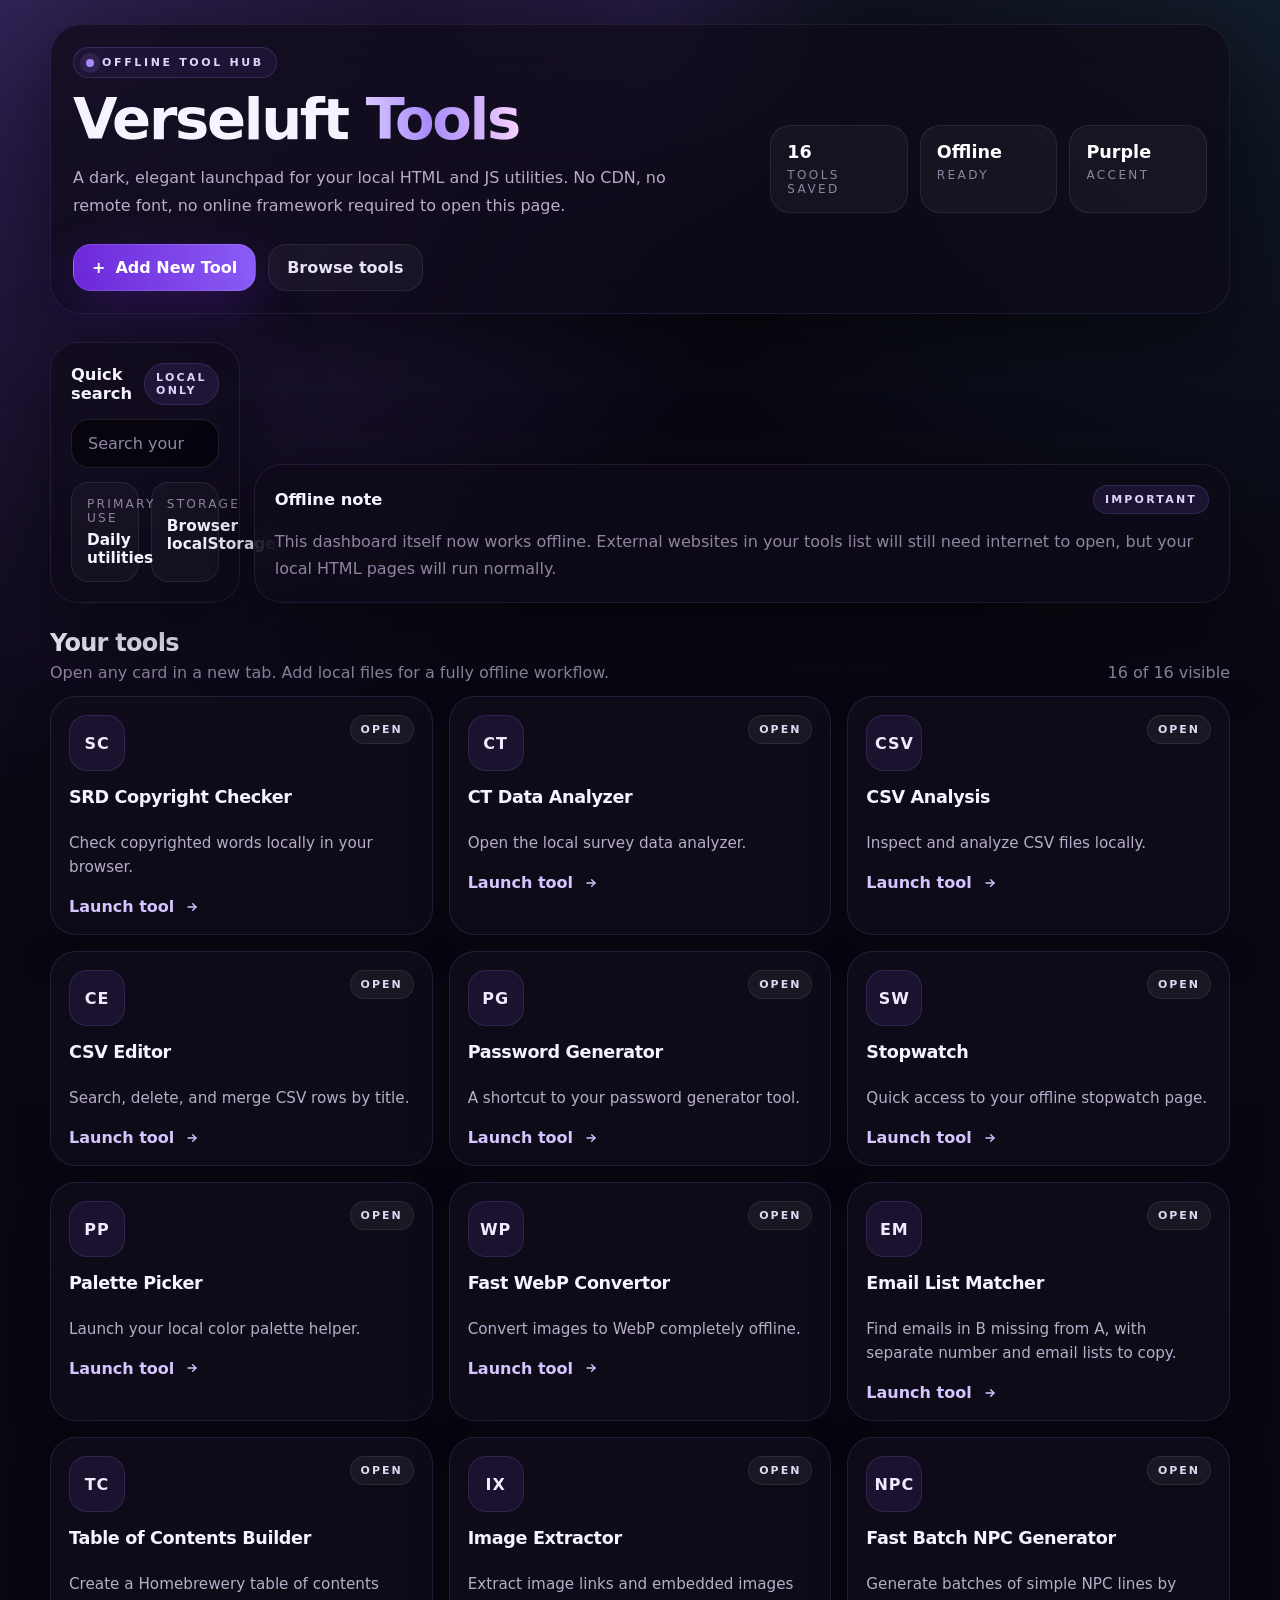
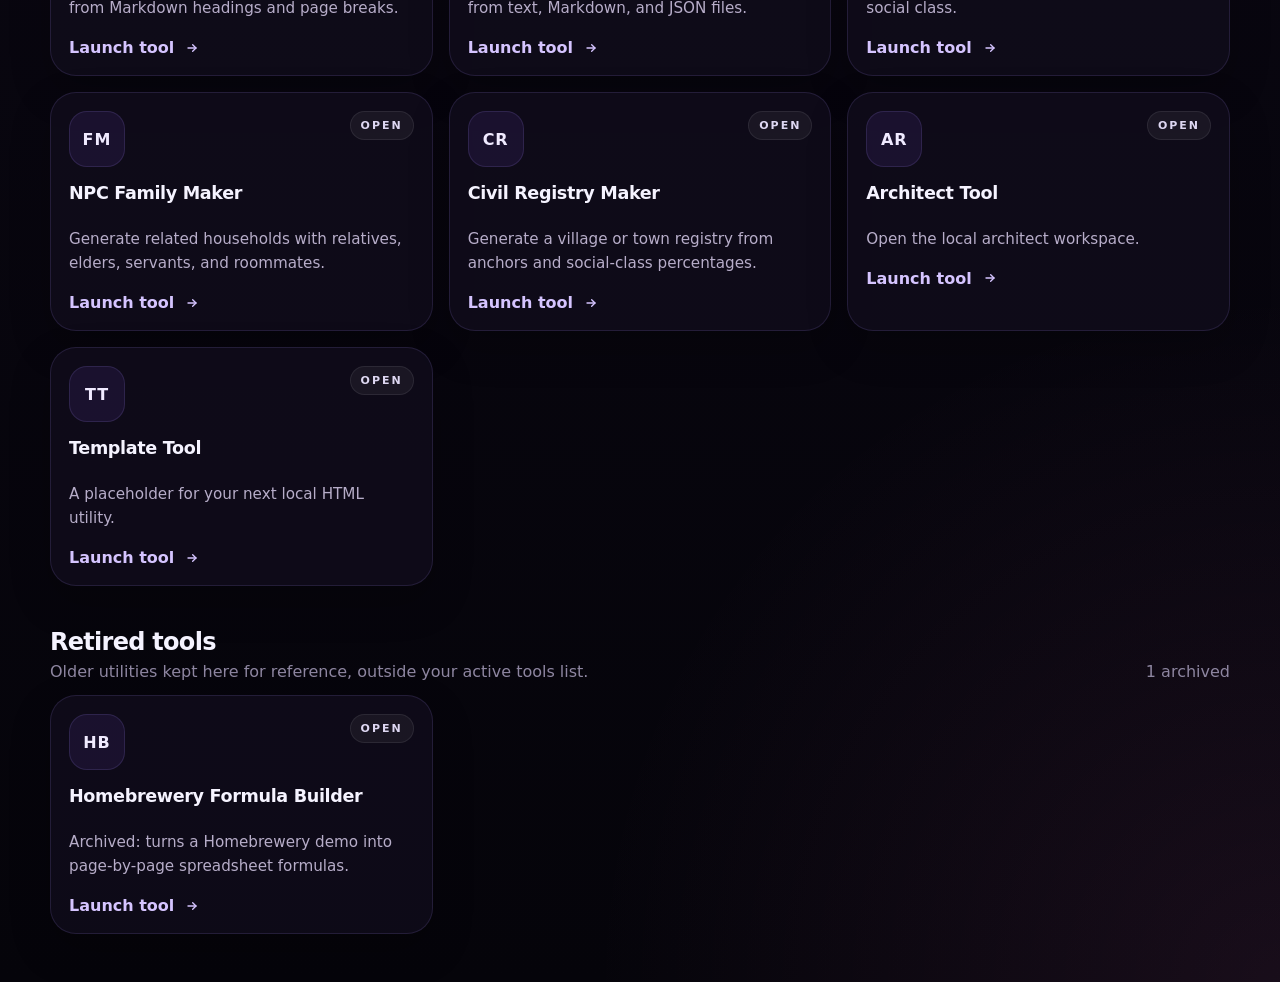
<file: index.html>
<!DOCTYPE html>
<html lang="en">
<head>
    <meta charset="UTF-8">
    <meta name="viewport" content="width=device-width, initial-scale=1.0">
    <meta name="theme-color" content="#0a0712">
    <title>Verseluft Tools</title>
    <link rel="stylesheet" href="styles.css">
</head>
<body>
    <div class="page">
        <header class="shell header">
            <section>
                <div class="eyebrow"><span class="dot"></span>Offline tool hub</div>
                <h1 class="title">Verseluft <span>Tools</span></h1>
                <p class="lede">
                    A dark, elegant launchpad for your local HTML and JS utilities. No CDN, no remote font, no online framework required to open this page.
                </p>

                <div class="actions">
                    <button id="openModalBtn" class="btn btn-primary soft-focus" type="button">
                        <span aria-hidden="true">+</span>
                        Add New Tool
                    </button>
                    <a class="btn btn-ghost soft-focus" href="#toolGrid">
                        Browse tools
                    </a>
                </div>
            </section>

            <aside class="stats" aria-label="Dashboard summary">
                <div class="stat">
                    <span id="toolCount" class="value">0</span>
                    <span class="label">Tools saved</span>
                </div>
                <div class="stat">
                    <span class="value">Offline</span>
                    <span class="label">Ready</span>
                </div>
                <div class="stat">
                    <span class="value">Purple</span>
                    <span class="label">Accent</span>
                </div>
            </aside>
        </header>

        <section class="controls">
            <div class="panel">
                <div class="panel-title">
                    <h3>Quick search</h3>
                    <span class="badge">Local only</span>
                </div>
                <input id="searchInput" class="search soft-focus" type="search" placeholder="Search your tools...">
                <div class="helper-grid">
                    <div class="helper-card">
                        <div class="small">Primary use</div>
                        <div class="big">Daily utilities</div>
                    </div>
                    <div class="helper-card">
                        <div class="small">Storage</div>
                        <div class="big">Browser localStorage</div>
                    </div>
                </div>
            </div>

            <div class="panel">
                <div class="panel-title">
                    <h3>Offline note</h3>
                    <span class="badge">Important</span>
                </div>
                <p class="muted" style="line-height: 1.7;">
                    This dashboard itself now works offline. External websites in your tools list will still need internet to open, but your local HTML pages will run normally.
                </p>
            </div>
        </section>

        <section style="margin-top: 24px;">
            <div class="section-head">
                <div>
                    <h3>Your tools</h3>
                    <p class="muted" style="margin-top: 6px;">Open any card in a new tab. Add local files for a fully offline workflow.</p>
                </div>
                <div id="resultsMeta" class="muted"></div>
            </div>

            <div id="toolGrid" class="grid"></div>
        </section>

        <section style="margin-top: 42px;" aria-labelledby="retiredToolsTitle">
            <div class="section-head">
                <div>
                    <h3 id="retiredToolsTitle">Retired tools</h3>
                    <p class="muted" style="margin-top: 6px;">Older utilities kept here for reference, outside your active tools list.</p>
                </div>
                <div id="retiredResultsMeta" class="muted"></div>
            </div>

            <div id="retiredToolGrid" class="grid"></div>
        </section>
    </div>

    <div id="addToolModal" class="modal" aria-hidden="true">
        <div class="dialog">
            <div class="dialog-head">
                <div>
                    <h2>Add New Tool</h2>
                    <p>Save a local HTML file or any shortcut you want close at hand.</p>
                </div>
                <button id="closeModalBtn" class="close soft-focus" type="button">Close</button>
            </div>

            <form id="addToolForm" class="form">
                <div class="field">
                    <label for="toolName">Name</label>
                    <input id="toolName" type="text" required placeholder="Example: Invoice Builder">
                </div>
                <div class="field">
                    <label for="toolDescription">Description</label>
                    <input id="toolDescription" type="text" placeholder="Short explanation of what it does">
                </div>
                <div class="field">
                    <label for="toolIcon">Icon text</label>
                    <input id="toolIcon" type="text" value="LT" placeholder="Two letters or a short symbol">
                </div>
                <div class="field">
                    <label for="toolLink">Link or local file</label>
                    <input id="toolLink" type="text" required placeholder="checker 3.0.html or https://...">
                </div>

                <div class="form-actions">
                    <button id="cancelModalBtn" class="btn btn-ghost soft-focus" type="button">Cancel</button>
                    <button class="btn btn-primary soft-focus" type="submit">Add Tool</button>
                </div>

                <div class="muted-note">
                    Tip: use relative file names like <code>my-tool.html</code> for truly offline tools.
                </div>
            </form>
        </div>
    </div>

    <script>
        const STORAGE_KEY = 'myToolDashboardTools';

        const defaultTools = [
            {
                name: 'SRD Copyright Checker',
                icon: 'SC',
                description: 'Check copyrighted words locally in your browser.',
                link: 'checker 3.0.html'
            },
            {
                name: 'CT Data Analyzer',
                icon: 'CT',
                description: 'Open the local survey data analyzer.',
                link: 'Ct Data analyzer.html'
            },
            {
                name: 'CSV Analysis',
                icon: 'CSV',
                description: 'Inspect and analyze CSV files locally.',
                link: 'CSV Analysis.html'
            },
            {
                name: 'CSV Editor',
                icon: 'CE',
                description: 'Search, delete, and merge CSV rows by title.',
                link: 'CSV Editor.html'
            },
            {
                name: 'Password Generator',
                icon: 'PG',
                description: 'A shortcut to your password generator tool.',
                link: 'password-generator.html'
            },
            {
                name: 'Stopwatch',
                icon: 'SW',
                description: 'Quick access to your offline stopwatch page.',
                link: 'stopwatch.html'
            },
            {
                name: 'Palette Picker',
                icon: 'PP',
                description: 'Launch your local color palette helper.',
                link: 'palette-picker.html'
            },
            {
                name: 'Fast WebP Convertor',
                icon: 'WP',
                description: 'Convert images to WebP completely offline.',
                link: 'fast webp convertor.html'
            },
            {
                name: 'Email List Matcher',
                icon: 'EM',
                description: 'Find emails in B missing from A, with separate number and email lists to copy.',
                link: 'email-list-matcher.html'
            },
            {
                name: 'Table of Contents Builder',
                icon: 'TC',
                description: 'Create a Homebrewery table of contents from Markdown headings and page breaks.',
                link: 'table-of-contents.html'
            },
            {
                name: 'Image Extractor',
                icon: 'IX',
                description: 'Extract image links and embedded images from text, Markdown, and JSON files.',
                link: 'image extractor.html'
            },
            {
                name: 'Fast Batch NPC Generator',
                icon: 'NPC',
                description: 'Generate batches of simple NPC lines by social class.',
                link: 'fast batch NPC generator.html'
            },
            {
                name: 'NPC Family Maker',
                icon: 'FM',
                description: 'Generate related households with relatives, elders, servants, and roommates.',
                link: 'npc-family-maker.html'
            },
            {
                name: 'Civil Registry Maker',
                icon: 'CR',
                description: 'Generate a village or town registry from anchors and social-class percentages.',
                link: 'civil-registry-maker.html'
            },
            {
                name: 'Architect Tool',
                icon: 'AR',
                description: 'Open the local architect workspace.',
                link: 'architect/index.html'
            },
            {
                name: 'Template Tool',
                icon: 'TT',
                description: 'A placeholder for your next local HTML utility.',
                link: 'tool-template.html'
            }
        ];

        const retiredTools = [
            {
                name: 'Homebrewery Formula Builder',
                icon: 'HB',
                description: 'Archived: turns a Homebrewery demo into page-by-page spreadsheet formulas.',
                link: 'homebrewery-formula-builder.html'
            }
        ];

        const retiredLinks = new Set(retiredTools.map((tool) => tool.link));
        let tools = loadTools();

        const toolGrid = document.getElementById('toolGrid');
        const retiredToolGrid = document.getElementById('retiredToolGrid');
        const modal = document.getElementById('addToolModal');
        const openModalBtn = document.getElementById('openModalBtn');
        const closeModalBtn = document.getElementById('closeModalBtn');
        const cancelModalBtn = document.getElementById('cancelModalBtn');
        const addToolForm = document.getElementById('addToolForm');
        const searchInput = document.getElementById('searchInput');
        const toolCount = document.getElementById('toolCount');
        const resultsMeta = document.getElementById('resultsMeta');
        const retiredResultsMeta = document.getElementById('retiredResultsMeta');

        function loadTools() {
            try {
                const stored = localStorage.getItem(STORAGE_KEY);
                if (!stored) {
                    return defaultTools;
                }

                const parsed = JSON.parse(stored);
                if (!Array.isArray(parsed) || !parsed.length) {
                    return defaultTools;
                }

                const merged = [...defaultTools, ...parsed];
                const seen = new Set();
                return merged.filter((tool) => {
                    if (retiredLinks.has(tool.link)) return false;
                    const key = `${normalize(tool.name)}|${normalize(tool.link)}`;
                    if (seen.has(key)) return false;
                    seen.add(key);
                    return true;
                });
            } catch (error) {
                console.error('Error loading tools:', error);
                return defaultTools;
            }
        }

        function saveTools() {
            try {
                localStorage.setItem(STORAGE_KEY, JSON.stringify(tools));
            } catch (error) {
                console.error('Error saving tools:', error);
            }
        }

        function normalize(value) {
            return String(value || '').toLowerCase().trim();
        }

        function makeCard(tool, index) {
            const card = document.createElement('a');
            card.className = 'card fade-in soft-focus';
            card.href = tool.link || '#';
            card.style.animationDelay = `${Math.min(index * 30, 240)}ms`;
            card.innerHTML = `
                <div class="card-top">
                    <div class="icon">${escapeHtml(tool.icon || 'LT')}</div>
                    <span class="pill">Open</span>
                </div>
                <h4>${escapeHtml(tool.name)}</h4>
                <p>${escapeHtml(tool.description || 'Quickly access this essential tool.')}</p>
                <div class="launch">
                    Launch tool
                    <svg width="16" height="16" viewBox="0 0 24 24" fill="none" aria-hidden="true">
                        <path d="M13 7L18 12L13 17" stroke="currentColor" stroke-width="2" stroke-linecap="round" stroke-linejoin="round"></path>
                        <path d="M6 12H18" stroke="currentColor" stroke-width="2" stroke-linecap="round"></path>
                    </svg>
                </div>
            `;
            return card;
        }

        function escapeHtml(text) {
            return String(text)
                .replaceAll('&', '&amp;')
                .replaceAll('<', '&lt;')
                .replaceAll('>', '&gt;')
                .replaceAll('"', '&quot;')
                .replaceAll("'", '&#39;');
        }

        function renderTools() {
            const query = normalize(searchInput.value);
            const filtered = tools.filter((tool) => {
                if (!query) return true;
                return (
                    normalize(tool.name).includes(query) ||
                    normalize(tool.description).includes(query) ||
                    normalize(tool.link).includes(query)
                );
            });

            toolCount.textContent = String(tools.length);
            resultsMeta.textContent = `${filtered.length} of ${tools.length} visible`;
            toolGrid.innerHTML = '';

            if (!filtered.length) {
                const empty = document.createElement('div');
                empty.className = 'empty';
                empty.innerHTML = `
                    <div class="orb">✦</div>
                    <h3 style="margin: 0; font-size: 1.2rem; font-weight: 850;">No tools found</h3>
                    <p class="muted" style="margin-top: 8px;">Try a different search or add a new local shortcut.</p>
                `;
                toolGrid.appendChild(empty);
                return;
            }

            filtered.forEach((tool, index) => {
                toolGrid.appendChild(makeCard(tool, index));
            });

            retiredToolGrid.innerHTML = '';
            retiredResultsMeta.textContent = String(retiredTools.length) + ' archived';
            retiredTools.forEach((tool, index) => {
                retiredToolGrid.appendChild(makeCard(tool, index));
            });
        }

        function openModal() {
            modal.classList.add('open');
            modal.setAttribute('aria-hidden', 'false');
            document.body.style.overflow = 'hidden';
            document.getElementById('toolName').focus();
        }

        function closeModal() {
            modal.classList.remove('open');
            modal.setAttribute('aria-hidden', 'true');
            document.body.style.overflow = '';
            addToolForm.reset();
            document.getElementById('toolIcon').value = 'LT';
        }

        openModalBtn.addEventListener('click', openModal);
        closeModalBtn.addEventListener('click', closeModal);
        cancelModalBtn.addEventListener('click', closeModal);

        modal.addEventListener('click', (event) => {
            if (event.target === modal) {
                closeModal();
            }
        });

        addToolForm.addEventListener('submit', (event) => {
            event.preventDefault();

            const newTool = {
                name: document.getElementById('toolName').value.trim(),
                description: document.getElementById('toolDescription').value.trim(),
                icon: document.getElementById('toolIcon').value.trim() || 'LT',
                link: document.getElementById('toolLink').value.trim()
            };

            tools.unshift(newTool);
            saveTools();
            renderTools();
            closeModal();
        });

        searchInput.addEventListener('input', renderTools);

        window.addEventListener('keydown', (event) => {
            if (event.key === 'Escape' && modal.classList.contains('open')) {
                closeModal();
            }
        });

        renderTools();
    </script>
</body>
</html>
</file>
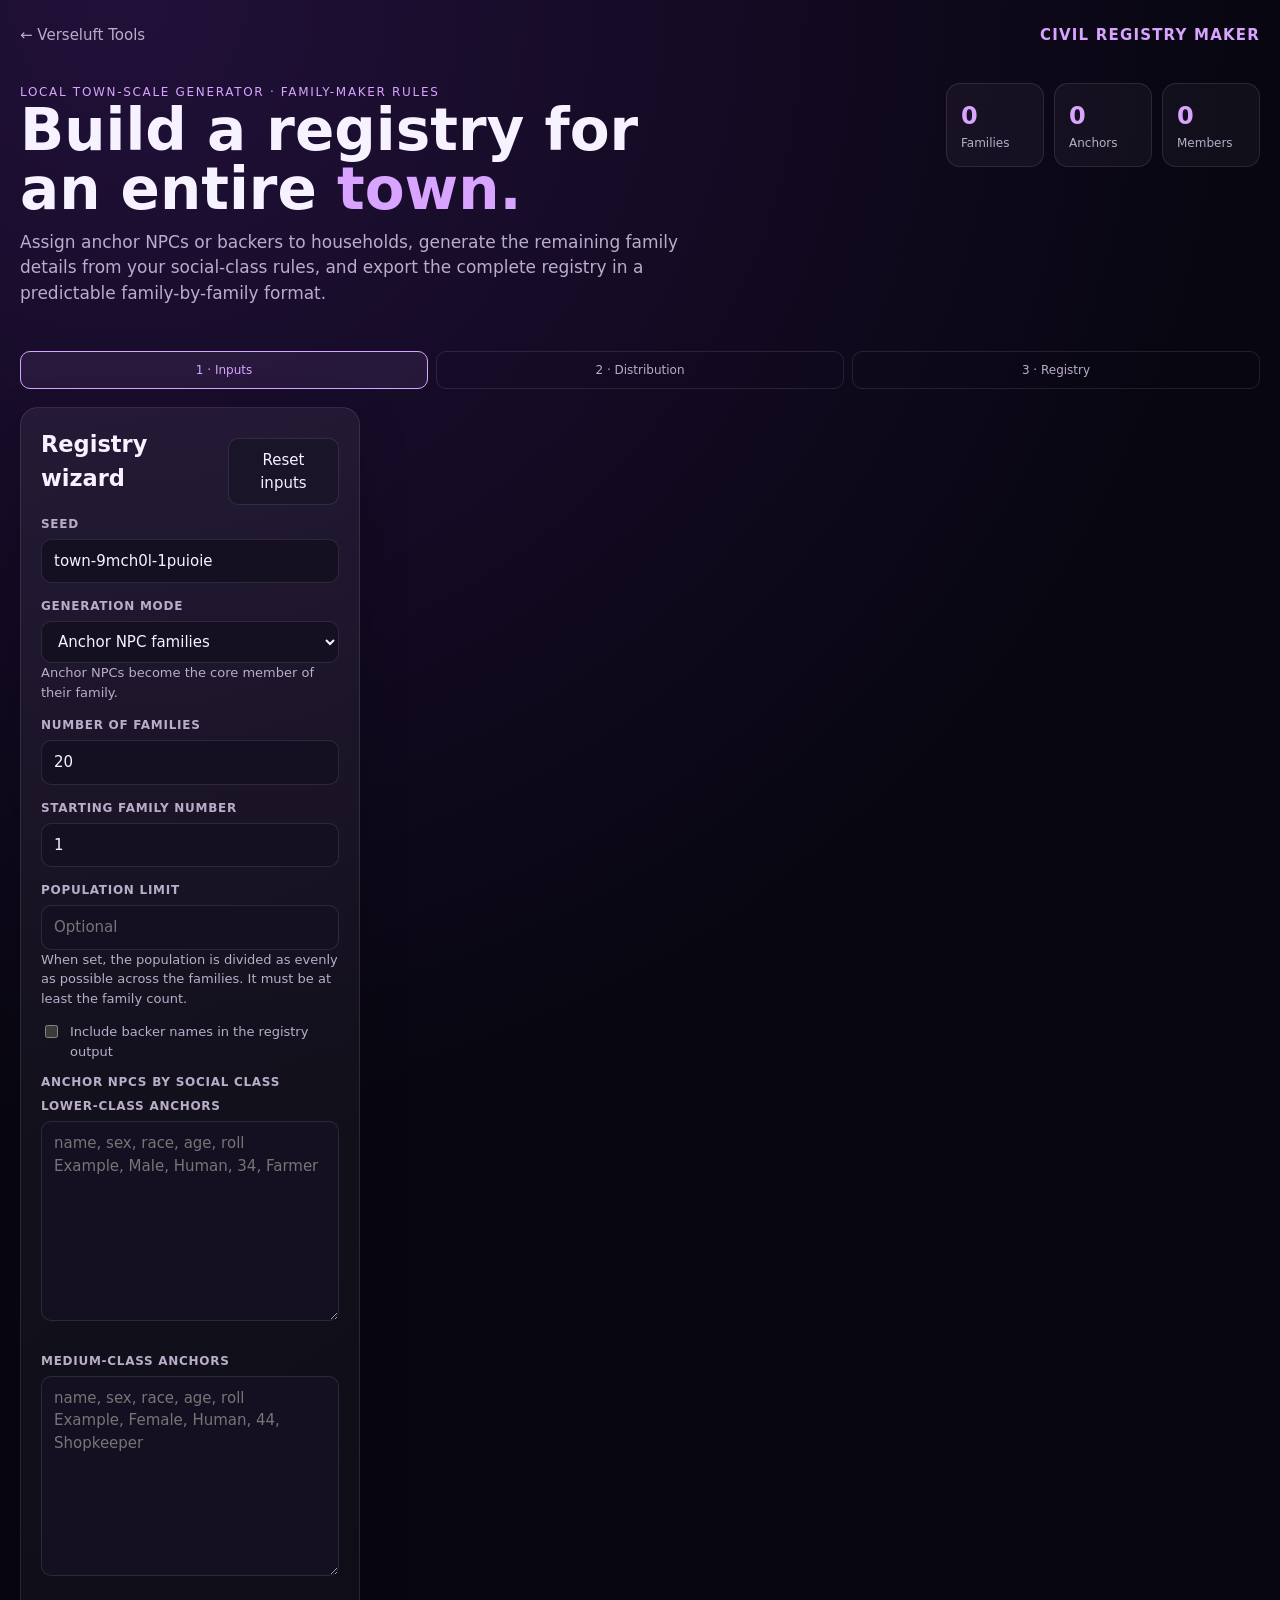
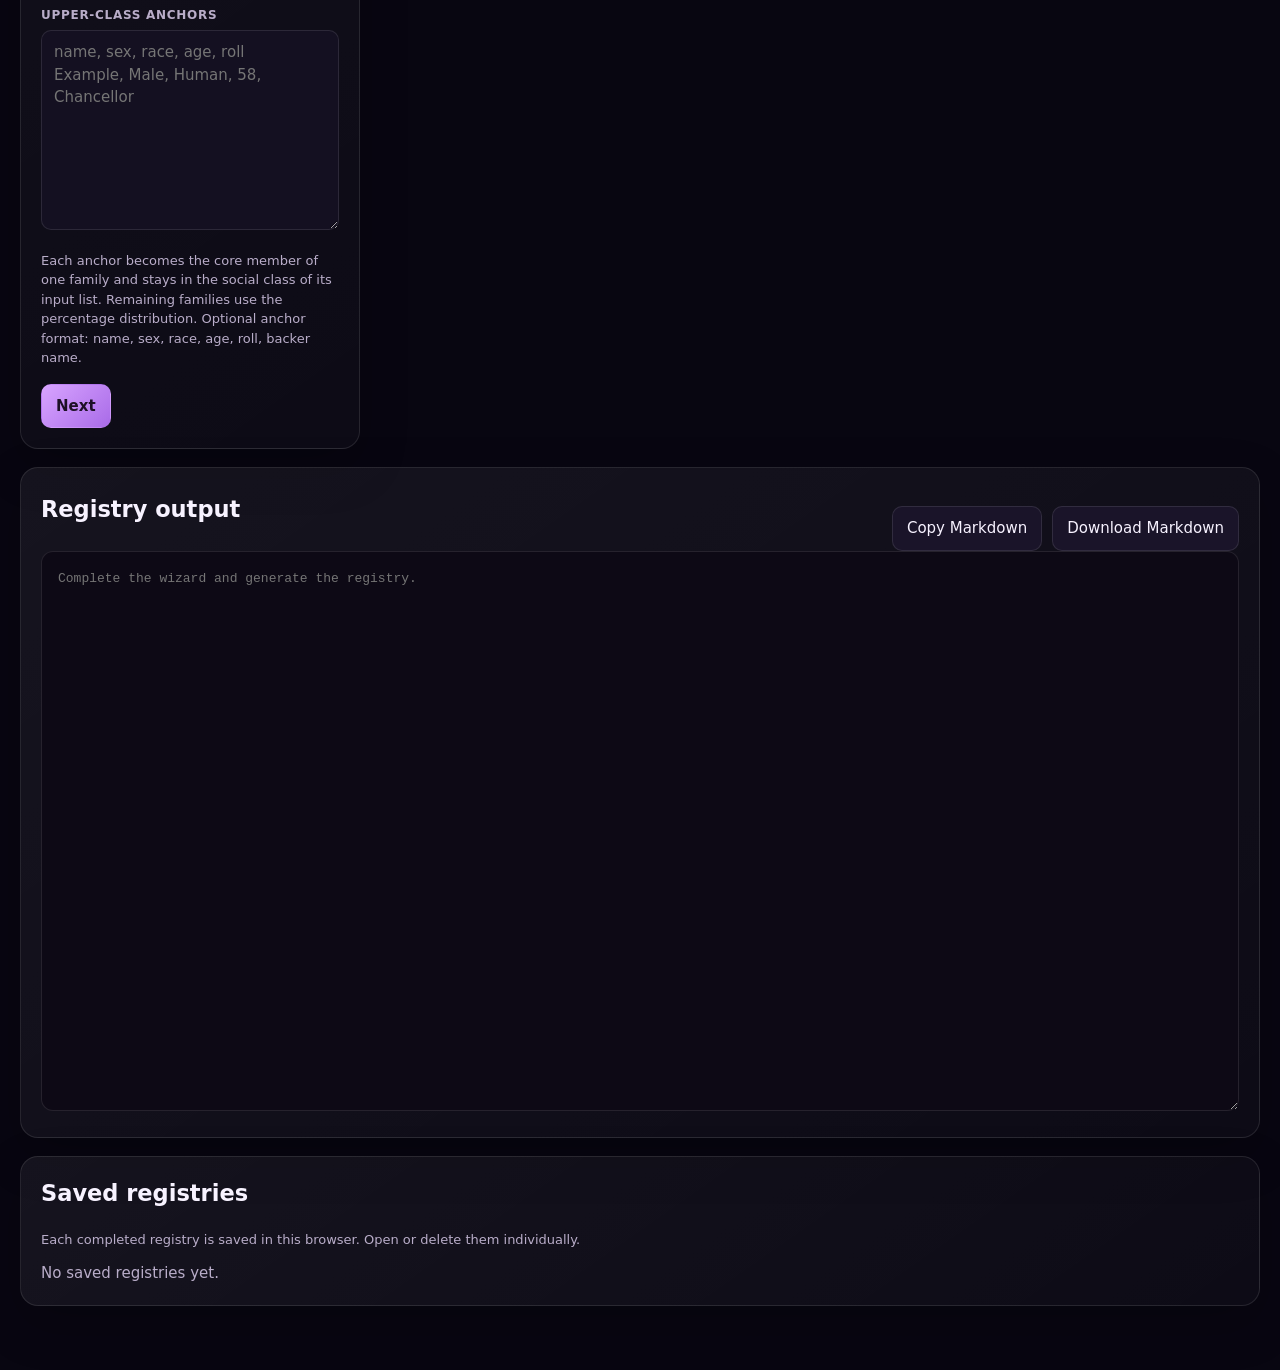
<file: civil-registry-maker.html>
<!DOCTYPE html>
<html lang="en">
<head>
    <meta charset="UTF-8">
    <meta name="viewport" content="width=device-width, initial-scale=1.0">
    <meta name="theme-color" content="#080611">
    <title>Civil Registry Maker</title>
    <link rel="stylesheet" href="civil-registry-maker.css">
</head>
<body>
    <main class="cr-page">
        <nav class="cr-topbar" aria-label="Tool navigation">
            <a class="cr-back" href="index.html">← Verseluft Tools</a>
            <span class="cr-brand">Civil Registry Maker</span>
        </nav>

        <section class="cr-hero">
            <div>
                <div class="cr-eyebrow">Local town-scale generator · family-maker rules</div>
                <h1>Build a registry for an entire <span>town.</span></h1>
                <p class="cr-lede">Assign anchor NPCs or backers to households, generate the remaining family details from your social-class rules, and export the complete registry in a predictable family-by-family format.</p>
            </div>
            <div class="cr-stat-grid" aria-label="Registry summary">
                <div class="cr-stat"><span id="statFamilies" class="cr-stat-value">0</span><span class="cr-stat-label">Families</span></div>
                <div class="cr-stat"><span id="statAnchors" class="cr-stat-value">0</span><span id="statPeopleLabel" class="cr-stat-label">Anchors</span></div>
                <div class="cr-stat"><span id="statMembers" class="cr-stat-value">0</span><span class="cr-stat-label">Members</span></div>
            </div>
        </section>

        <div class="cr-stepper" aria-label="Wizard progress">
            <div class="cr-step is-active" data-step-indicator="1">1 · Inputs</div>
            <div class="cr-step" data-step-indicator="2">2 · Distribution</div>
            <div class="cr-step" data-step-indicator="3">3 · Registry</div>
        </div>

        <section class="cr-layout">
            <aside class="cr-panel">
                <div class="cr-output-head"><h2>Registry wizard</h2><button id="resetInputsBtn" class="cr-btn" type="button">Reset inputs</button></div>

                <div class="cr-step-panel" data-step-panel="1">
                    <div class="cr-field"><label for="seedInput">Seed</label><input id="seedInput" class="cr-input" type="text"></div>
                    <div class="cr-field"><label for="registryMode">Generation mode</label><select id="registryMode" class="cr-select"><option value="anchors">Anchor NPC families</option><option value="backers">Backer-only families</option></select><p id="modeHelp" class="cr-help">Anchor NPCs become the core member of their family.</p></div>
                    <div id="familyCountField" class="cr-field"><label for="familyCount">Number of families</label><input id="familyCount" class="cr-input" type="number" min="1" step="1" value="20"></div>
                    <p id="backerCountHint" class="cr-help" hidden>Family count will equal the number of backer names entered below.</p>
                    <div class="cr-field"><label for="startingNumber">Starting family number</label><input id="startingNumber" class="cr-input" type="number" min="1" step="1" value="1"></div>
                    <div class="cr-field"><label for="population">Population limit</label><input id="population" class="cr-input" type="number" min="1" step="1" placeholder="Optional"><p class="cr-help">When set, the population is divided as evenly as possible across the families. It must be at least the family count.</p></div>
                    <label id="includeBackerNamesControl" class="cr-check"><input id="includeBackerNames" type="checkbox"> Include backer names in the registry output</label>
                    <div id="classInputLabel" class="cr-section-label">Anchor NPCs by social class</div>
                    <div class="cr-anchor-grid">
                        <div class="cr-field"><label id="lowerInputLabel" for="lowerAnchorText">Lower-class anchors</label><textarea id="lowerAnchorText" class="cr-textarea" placeholder="name, sex, race, age, roll&#10;Example, Male, Human, 34, Farmer"></textarea></div>
                        <div class="cr-field"><label id="mediumInputLabel" for="mediumAnchorText">Medium-class anchors</label><textarea id="mediumAnchorText" class="cr-textarea" placeholder="name, sex, race, age, roll&#10;Example, Female, Human, 44, Shopkeeper"></textarea></div>
                        <div class="cr-field"><label id="upperInputLabel" for="upperAnchorText">Upper-class anchors</label><textarea id="upperAnchorText" class="cr-textarea" placeholder="name, sex, race, age, roll&#10;Example, Male, Human, 58, Chancellor"></textarea></div>
                    </div>
                    <p id="classInputHelp" class="cr-help">Each anchor becomes the core member of one family and stays in the social class of its input list. Remaining families use the percentage distribution. Optional anchor format: name, sex, race, age, roll, backer name.</p>
                </div>

                <div class="cr-step-panel" data-step-panel="2" hidden>
                    <div class="cr-section-label">Social-class percentages</div>
                    <div class="cr-class-grid">
                        <div class="cr-field"><label for="lowerPercent">Lower</label><input id="lowerPercent" class="cr-input" type="number" min="0" max="100" value="40"></div>
                        <div class="cr-field"><label for="mediumPercent">Medium</label><input id="mediumPercent" class="cr-input" type="number" min="0" max="100" value="40"></div>
                        <div class="cr-field"><label for="upperPercent">Upper</label><input id="upperPercent" class="cr-input" type="number" min="0" max="100" value="20"></div>
                    </div>
                    <p id="percentageTotal" class="cr-help">Total: 100%</p>
                    <div class="cr-section-label">Race distribution</div>
                    <div class="cr-field"><label for="raceWeightMode">Race weights</label><select id="raceWeightMode" class="cr-select"><option value="default">Use default race weights</option><option value="custom">Set custom weights</option><option value="single">Generate one race only</option></select><p class="cr-help">Weights guide randomly generated family members. Anchor NPC races stay as entered.</p></div>
                    <div id="singleRaceField" class="cr-field" hidden><label for="singleRace">Race to generate</label><select id="singleRace" class="cr-select"></select></div>
                    <div id="customRaceWeights" class="cr-race-weights" hidden></div>
                    <p id="raceWeightHelp" class="cr-help" hidden>Weights are relative values; they do not need to add up to 100. Set a race to 0 to exclude it.</p>
                    <div class="cr-field"><label for="familyType">Family type</label><select id="familyType" class="cr-select"><option value="random">Use workbook weights</option><option>Normal</option><option>Gay</option><option>Sibling</option><option>Roommate</option><option>Single</option></select></div>
                    <div class="cr-field"><label for="outputFormat">Output format</label><select id="outputFormat" class="cr-select"><option value="homebrewery">Homebrewery paging · 3 columns</option><option value="numbered">Numbered Markdown</option><option value="plain">Plain family blocks</option></select></div>
                    <label class="cr-check"><input id="allowSecondWifeChance" type="checkbox" checked> Allow random second-wife chance (Normal families only · 40%)</label>
                    <label class="cr-check"><input id="includeElders" type="checkbox" checked> Include elders when eligible</label>
                    <p class="cr-help">The registry does not apply the Family Maker’s maximum-member warning or limit.</p>
                </div>

                <div class="cr-step-panel" data-step-panel="3" hidden>
                    <p class="cr-help">Review the generated registry on the right. You can generate again with the same seed for the same result, or change the inputs and return to an earlier step.</p>
                    <div class="cr-actions"><button id="generateBtn" class="cr-btn cr-btn-primary" type="button">Generate registry</button><button id="newSeedBtn" class="cr-btn" type="button">New seed</button></div>
                </div>

                <div class="cr-step-actions">
                    <button id="backBtn" class="cr-btn" type="button" hidden>Back</button>
                    <button id="nextBtn" class="cr-btn cr-btn-primary" type="button">Next</button>
                </div>
                <div id="validationBox" class="cr-validation" hidden></div>
            </aside>

            <section class="cr-panel cr-panel-wide" aria-label="Generated civil registry">
                <div class="cr-output-head"><h2>Registry output</h2><div class="cr-actions"><button id="copyBtn" class="cr-btn" type="button">Copy Markdown</button><button id="downloadBtn" class="cr-btn" type="button">Download Markdown</button></div></div>
                <textarea id="outputText" class="cr-output" readonly placeholder="Complete the wizard and generate the registry."></textarea>
            </section>

            <section class="cr-panel cr-panel-wide" aria-label="Saved civil registries">
                <div class="cr-output-head"><div><h2>Saved registries</h2><p class="cr-help">Each completed registry is saved in this browser. Open or delete them individually.</p></div></div>
                <div id="historyList" class="cr-history-list"></div>
            </section>
        </section>
    </main>

    <script src="Data/npc-family-maker-data.js"></script>
    <script src="npc-family-maker-engine.js"></script>
    <script src="civil-registry-maker-engine.js"></script>
    <script>
        (function () {
            'use strict';
            const engine = window.CivilRegistryMakerEngine;
            const $ = (id) => document.getElementById(id);
            const HISTORY_KEY = 'civilRegistryMakerHistory';
            let step = 1;
            let registry = null;
            let history = loadHistory();

            function randomSeed() {
                const suffix = typeof crypto !== 'undefined' && crypto.getRandomValues
                    ? Array.from(crypto.getRandomValues(new Uint32Array(2))).map((value) => value.toString(36)).join('-')
                    : `${Math.random().toString(36).slice(2)}-${Date.now().toString(36)}`;
                return `town-${suffix}`;
            }

            function ensureSeed() {
                const existing = $('seedInput').value.trim();
                if (existing) return existing;
                const generated = randomSeed();
                $('seedInput').value = generated;
                return generated;
            }

            function escapeHtml(value) {
                return String(value ?? '').replace(/[&<>"']/g, (character) => ({ '&': '&amp;', '<': '&lt;', '>': '&gt;', '"': '&quot;', "'": '&#39;' }[character]));
            }

            function loadHistory() {
                try {
                    const saved = JSON.parse(localStorage.getItem(HISTORY_KEY) || '[]');
                    return Array.isArray(saved) ? saved : [];
                } catch {
                    return [];
                }
            }

            function saveHistory() {
                try { localStorage.setItem(HISTORY_KEY, JSON.stringify(history)); } catch { /* Browser storage may be full. */ }
            }

            function showStep(nextStep) {
                step = Math.max(1, Math.min(3, nextStep));
                document.querySelectorAll('[data-step-panel]').forEach((panel) => { panel.hidden = Number(panel.dataset.stepPanel) !== step; });
                document.querySelectorAll('[data-step-indicator]').forEach((indicator) => indicator.classList.toggle('is-active', Number(indicator.dataset.stepIndicator) === step));
                $('backBtn').hidden = step === 1;
                $('nextBtn').hidden = step === 3;
                if (step === 2) updatePercentageTotal();
            }

            function updatePercentageTotal() {
                const total = ['lowerPercent', 'mediumPercent', 'upperPercent'].reduce((sum, id) => sum + (Number($(id).value) || 0), 0);
                $('percentageTotal').textContent = `Total: ${total}%${total === 100 ? '' : ' (must equal 100%)'}`;
            }

            function initializeRaceControls() {
                const raceWeights = engine ? window.NpcFamilyMakerEngine.RACE_WEIGHTS : [];
                $('singleRace').innerHTML = raceWeights.map(([race]) => `<option value="${escapeHtml(race)}">${escapeHtml(race)}</option>`).join('');
                $('customRaceWeights').innerHTML = raceWeights.map(([race, weight]) => `<label class="cr-race-weight"><span>${escapeHtml(race)}</span><input class="cr-input" type="number" min="0" step="any" value="${Number(weight)}" data-race-weight="${escapeHtml(race)}" aria-label="${escapeHtml(race)} race weight"></label>`).join('');
                updateRaceWeightVisibility();
            }

            function updateRaceWeightVisibility() {
                const mode = $('raceWeightMode').value;
                $('singleRaceField').hidden = mode !== 'single';
                $('customRaceWeights').hidden = mode !== 'custom';
                $('raceWeightHelp').hidden = mode !== 'custom';
            }

            function selectedRaceWeights() {
                const mode = $('raceWeightMode').value;
                if (mode === 'default') return undefined;
                if (mode === 'single') return { [$('singleRace').value]: 1 };
                return Object.fromEntries([...document.querySelectorAll('[data-race-weight]')].map((input) => [input.dataset.raceWeight, Number(input.value)]));
            }

            function updateModeVisibility() {
                const backerOnly = $('registryMode').value === 'backers';
                $('familyCountField').hidden = backerOnly;
                $('backerCountHint').hidden = !backerOnly;
                $('includeBackerNamesControl').hidden = backerOnly;
                $('classInputLabel').textContent = backerOnly ? 'Backer names by social class' : 'Anchor NPCs by social class';
                $('lowerInputLabel').textContent = backerOnly ? 'Lower-class backers' : 'Lower-class anchors';
                $('mediumInputLabel').textContent = backerOnly ? 'Medium-class backers' : 'Medium-class anchors';
                $('upperInputLabel').textContent = backerOnly ? 'Upper-class backers' : 'Upper-class anchors';
                $('lowerAnchorText').placeholder = backerOnly ? 'One backer name per line\nSierra\nHouse Ironroot' : 'name, sex, race, age, roll\nExample, Male, Human, 34, Farmer';
                $('mediumAnchorText').placeholder = backerOnly ? 'One backer name per line\nHouse Silverstone\nThe Marrow Guild' : 'name, sex, race, age, roll\nExample, Female, Human, 44, Shopkeeper';
                $('upperAnchorText').placeholder = backerOnly ? 'One backer name per line\nHouse Highwood\nThe Crown Estate' : 'name, sex, race, age, roll\nExample, Male, Human, 58, Chancellor';
                $('modeHelp').textContent = backerOnly
                    ? 'Each backer name creates one family. No anchor NPC data is required, and each backer keeps the class of its input list.'
                    : 'Anchor NPCs become the core member of their family.';
                $('classInputHelp').textContent = backerOnly
                    ? 'Enter only one backer name per line. Every name creates one family, receives a generated household, and appears in the output as the backer name. The three lists preserve social class.'
                    : 'Each anchor becomes the core member of one family and stays in the social class of its input list. Remaining families use the percentage distribution. Optional anchor format: name, sex, race, age, roll, backer name.';
                $('statPeopleLabel').textContent = backerOnly ? 'Backers' : 'Anchors';
            }

            function optionsFromForm() {
                const backerOnly = $('registryMode').value === 'backers';
                return {
                    seed: ensureSeed(),
                    registryMode: backerOnly ? 'backers' : 'anchors',
                    familyCount: Number($('familyCount').value),
                    startingNumber: Number($('startingNumber').value),
                    population: $('population').value.trim() ? Number($('population').value) : undefined,
                    anchorTextByClass: {
                        Lower: $('lowerAnchorText').value,
                        Medium: $('mediumAnchorText').value,
                        Upper: $('upperAnchorText').value
                    },
                    backerTextByClass: {
                        Lower: $('lowerAnchorText').value,
                        Medium: $('mediumAnchorText').value,
                        Upper: $('upperAnchorText').value
                    },
                    raceWeights: selectedRaceWeights(),
                    classPercentages: { Lower: Number($('lowerPercent').value), Medium: Number($('mediumPercent').value), Upper: Number($('upperPercent').value) },
                    familyType: $('familyType').value,
                    outputFormat: $('outputFormat').value,
                    includeBackerNames: backerOnly || $('includeBackerNames').checked,
                    allowSecondWifeChance: $('allowSecondWifeChance').checked,
                    includeElders: $('includeElders').checked
                };
            }

            function formatOutput(value) {
                if (value === 'plain') return engine.toMarkdown(registry);
                if (value === 'numbered') return engine.toNumberedMarkdown(registry);
                return engine.toHomebreweryMarkdown(registry);
            }

            function renderRegistry() {
                if (!registry) return;
                $('outputText').value = formatOutput($('outputFormat').value);
                $('statFamilies').textContent = registry.families.length;
                $('statAnchors').textContent = registry.registryMode === 'backers' ? registry.backerCount : registry.anchorCount;
                $('statPeopleLabel').textContent = registry.registryMode === 'backers' ? 'Backers' : 'Anchors';
                $('statMembers').textContent = registry.families.reduce((sum, family) => sum + family.members.length, 0);
            }

            function renderHistory() {
                const list = $('historyList');
                if (!history.length) {
                    list.innerHTML = '<div class="cr-history-empty">No saved registries yet.</div>';
                    return;
                }
                list.innerHTML = history.map((entry) => `<div class="cr-history-item"><div class="cr-history-meta"><strong>${escapeHtml(entry.seed)}</strong> · ${escapeHtml(entry.familyCount)} families · ${escapeHtml(new Date(entry.createdAt).toLocaleString())}</div><div class="cr-history-actions"><button class="cr-btn" type="button" data-open-history="${escapeHtml(entry.id)}">Open</button><button class="cr-btn" type="button" data-delete-history="${escapeHtml(entry.id)}">Delete</button></div></div>`).join('');
                list.querySelectorAll('[data-open-history]').forEach((button) => button.addEventListener('click', () => {
                    const entry = history.find((candidate) => candidate.id === button.dataset.openHistory);
                    if (!entry) return;
                    registry = entry.registry;
                    $('outputFormat').value = entry.format || 'homebrewery';
                    renderRegistry();
                    showStep(3);
                }));
                list.querySelectorAll('[data-delete-history]').forEach((button) => button.addEventListener('click', () => {
                    history = history.filter((entry) => entry.id !== button.dataset.deleteHistory);
                    saveHistory();
                    renderHistory();
                }));
            }

            function generate() {
                try {
                    registry = engine.buildRegistry(optionsFromForm());
                    renderRegistry();
                    const options = optionsFromForm();
                    history.unshift({ id: `${Date.now()}-${registry.seed}`, createdAt: new Date().toISOString(), seed: registry.seed, familyCount: registry.familyCount, format: options.outputFormat, options, registry });
                    saveHistory();
                    renderHistory();
                    $('validationBox').hidden = true;
                    showStep(3);
                } catch (error) {
                    $('validationBox').textContent = error.message;
                    $('validationBox').hidden = false;
                }
            }

            function resetInputs() {
                $('seedInput').value = randomSeed();
                $('registryMode').value = 'anchors';
                $('familyCount').value = '20';
                $('startingNumber').value = '1';
                $('population').value = '';
                $('raceWeightMode').value = 'default';
                $('singleRace').value = 'Human';
                [...document.querySelectorAll('[data-race-weight]')].forEach((input) => {
                    const defaultWeight = window.NpcFamilyMakerEngine.RACE_WEIGHTS.find(([race]) => race === input.dataset.raceWeight)?.[1] ?? 0;
                    input.value = String(defaultWeight);
                });
                $('includeBackerNames').checked = false;
                $('lowerAnchorText').value = '';
                $('mediumAnchorText').value = '';
                $('upperAnchorText').value = '';
                $('lowerPercent').value = '40';
                $('mediumPercent').value = '40';
                $('upperPercent').value = '20';
                $('familyType').value = 'random';
                $('outputFormat').value = 'homebrewery';
                $('allowSecondWifeChance').checked = true;
                $('includeElders').checked = true;
                registry = null;
                $('outputText').value = '';
                $('statFamilies').textContent = '0';
                $('statAnchors').textContent = '0';
                $('statMembers').textContent = '0';
                $('validationBox').hidden = true;
                updatePercentageTotal();
                updateRaceWeightVisibility();
                updateModeVisibility();
                showStep(1);
            }

            $('nextBtn').addEventListener('click', () => { if (step === 2) updatePercentageTotal(); showStep(step + 1); });
            $('backBtn').addEventListener('click', () => showStep(step - 1));
            ['lowerPercent', 'mediumPercent', 'upperPercent'].forEach((id) => $(id).addEventListener('input', updatePercentageTotal));
            $('generateBtn').addEventListener('click', generate);
            $('newSeedBtn').addEventListener('click', () => { $('seedInput').value = randomSeed(); generate(); });
            $('resetInputsBtn').addEventListener('click', resetInputs);
            $('registryMode').addEventListener('change', updateModeVisibility);
            $('raceWeightMode').addEventListener('change', updateRaceWeightVisibility);
            $('outputFormat').addEventListener('change', () => { if (registry) renderRegistry(); });
            $('copyBtn').addEventListener('click', async () => { if (!registry) return; try { await navigator.clipboard.writeText($('outputText').value); } catch { $('outputText').select(); document.execCommand('copy'); } });
            $('downloadBtn').addEventListener('click', () => { if (!registry) return; const blob = new Blob([$('outputText').value], { type: 'text/markdown' }); const link = document.createElement('a'); link.href = URL.createObjectURL(blob); link.download = `${registry.seed}-civil-registry.md`; link.click(); URL.revokeObjectURL(link.href); });
            updatePercentageTotal();
            $('seedInput').value = randomSeed();
            initializeRaceControls();
            updateModeVisibility();
            renderHistory();
            showStep(1);
        }());
    </script>
</body>
</html>
</file>
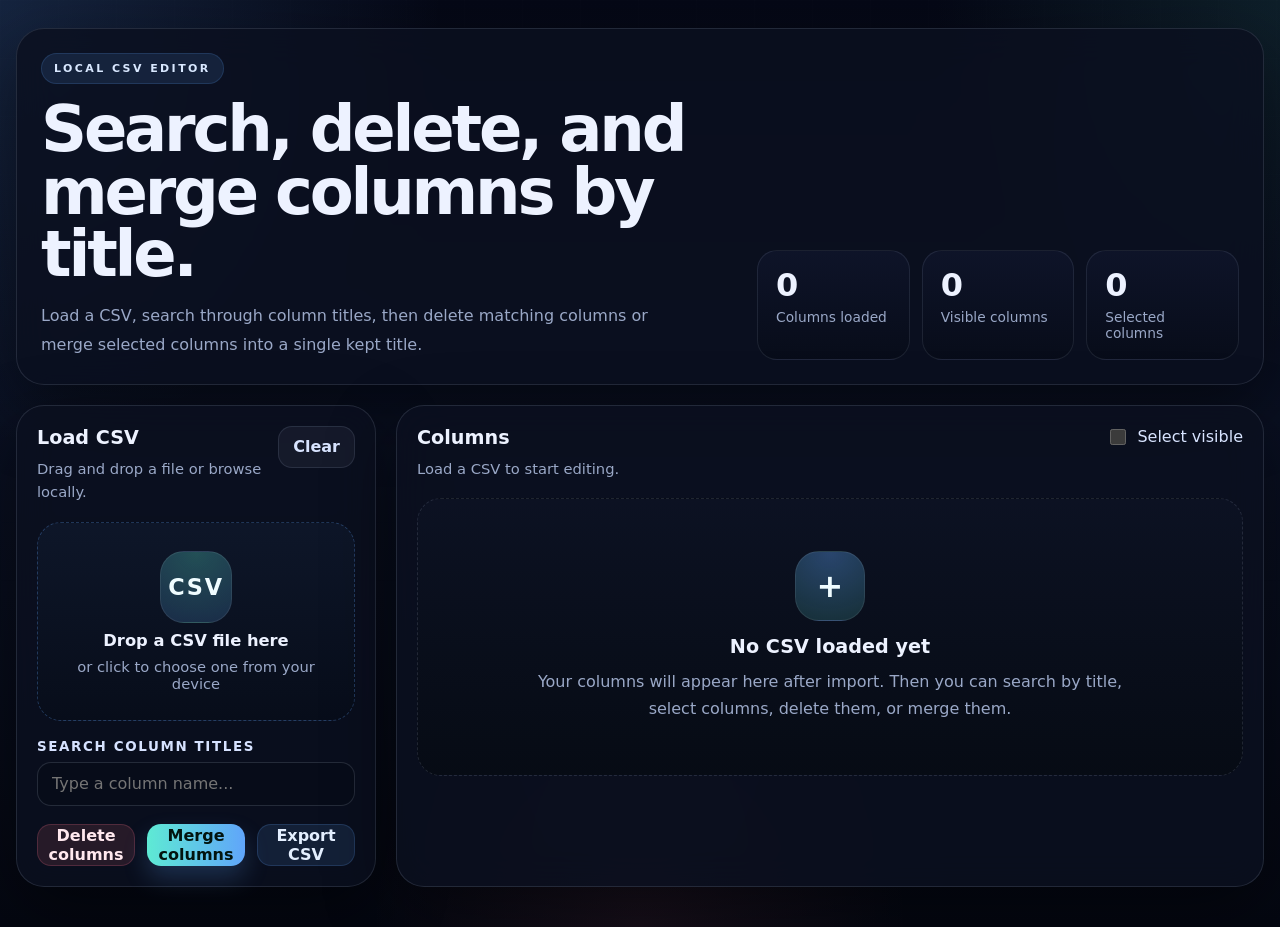
<file: CSV Editor.html>
<!DOCTYPE html>
<html lang="en">
<head>
    <meta charset="UTF-8">
    <meta name="viewport" content="width=device-width, initial-scale=1.0">
    <meta name="theme-color" content="#070b14">
    <title>CSV Editor</title>
    <link rel="stylesheet" href="CSV Editor.css">
</head>
<body>
    <div class="page-shell">
        <header class="hero">
            <div>
                <div class="eyebrow">Local CSV Editor</div>
                <h1>Search, delete, and merge columns by title.</h1>
                <p class="lede">
                    Load a CSV, search through column titles, then delete matching columns or merge selected columns into a single kept title.
                </p>
            </div>

            <div class="hero-stats">
                <div class="stat-card">
                    <span id="totalCount" class="stat-value">0</span>
                    <span class="stat-label">Columns loaded</span>
                </div>
                <div class="stat-card">
                    <span id="visibleCount" class="stat-value">0</span>
                    <span class="stat-label">Visible columns</span>
                </div>
                <div class="stat-card">
                    <span id="selectedCount" class="stat-value">0</span>
                    <span class="stat-label">Selected columns</span>
                </div>
            </div>
        </header>

        <main class="layout">
            <section class="panel upload-panel">
                <div class="panel-head">
                    <div>
                        <h2>Load CSV</h2>
                        <p>Drag and drop a file or browse locally.</p>
                    </div>
                    <button id="clearBtn" class="ghost-btn" type="button">Clear</button>
                </div>

                <label id="dropZone" class="drop-zone" for="fileInput">
                    <input id="fileInput" type="file" accept=".csv,text/csv">
                    <div class="drop-icon">CSV</div>
                    <strong>Drop a CSV file here</strong>
                    <span>or click to choose one from your device</span>
                </label>

                <div class="control-grid">
                    <div class="field">
                        <label for="searchInput">Search column titles</label>
                        <input id="searchInput" type="search" placeholder="Type a column name..." disabled>
                    </div>
                </div>

                <div class="action-row">
                    <button id="deleteBtn" class="danger-btn" type="button" disabled>Delete columns</button>
                    <button id="mergeBtn" class="primary-btn" type="button" disabled>Merge columns</button>
                    <button id="exportBtn" class="secondary-btn" type="button" disabled>Export CSV</button>
                </div>
            </section>

            <section class="panel workspace-panel">
                <div class="panel-head">
                    <div>
                        <h2>Columns</h2>
                        <p id="subtitle">Load a CSV to start editing.</p>
                    </div>
                    <label class="select-all">
                        <input id="selectAllVisible" type="checkbox" disabled>
                        <span>Select visible</span>
                    </label>
                </div>

                <div id="emptyState" class="empty-state">
                    <div class="empty-mark">+</div>
                    <h3>No CSV loaded yet</h3>
                    <p>Your columns will appear here after import. Then you can search by title, select columns, delete them, or merge them.</p>
                </div>

                <div class="table-shell hidden" id="tableShell">
                    <div class="table-meta">
                        <span id="fileNameLabel">No file loaded</span>
                        <span id="messageLabel" class="message"></span>
                    </div>
                    <div id="columnList" class="column-list"></div>
                </div>
            </section>
        </main>
    </div>

    <script>
        const state = {
            headers: [],
            rows: [],
            filteredHeaders: [],
            selectedHeaders: new Set(),
            searchQuery: '',
            fileName: 'edited.csv'
        };

        const els = {
            fileInput: document.getElementById('fileInput'),
            dropZone: document.getElementById('dropZone'),
            searchInput: document.getElementById('searchInput'),
            clearBtn: document.getElementById('clearBtn'),
            deleteBtn: document.getElementById('deleteBtn'),
            mergeBtn: document.getElementById('mergeBtn'),
            exportBtn: document.getElementById('exportBtn'),
            selectAllVisible: document.getElementById('selectAllVisible'),
            columnList: document.getElementById('columnList'),
            tableShell: document.getElementById('tableShell'),
            emptyState: document.getElementById('emptyState'),
            subtitle: document.getElementById('subtitle'),
            fileNameLabel: document.getElementById('fileNameLabel'),
            messageLabel: document.getElementById('messageLabel'),
            totalCount: document.getElementById('totalCount'),
            visibleCount: document.getElementById('visibleCount'),
            selectedCount: document.getElementById('selectedCount')
        };

        function normalize(value) {
            return String(value || '').toLowerCase().trim();
        }

        function escapeHtml(value) {
            return String(value ?? '')
                .replaceAll('&', '&amp;')
                .replaceAll('<', '&lt;')
                .replaceAll('>', '&gt;')
                .replaceAll('"', '&quot;')
                .replaceAll("'", '&#39;');
        }

        function detectDelimiter(text) {
            const firstLine = String(text || '').split(/\r?\n/).find(Boolean) || '';
            const candidates = [',', ';', '\t', '|'];
            let best = ',';
            let bestCount = -1;
            candidates.forEach((delimiter) => {
                const count = countOccurrencesOutsideQuotes(firstLine, delimiter);
                if (count > bestCount) {
                    bestCount = count;
                    best = delimiter;
                }
            });
            return best;
        }

        function countOccurrencesOutsideQuotes(text, char) {
            let inQuotes = false;
            let count = 0;
            for (let i = 0; i < text.length; i += 1) {
                const current = text[i];
                if (current === '"') {
                    if (inQuotes && text[i + 1] === '"') {
                        i += 1;
                    } else {
                        inQuotes = !inQuotes;
                    }
                    continue;
                }
                if (!inQuotes && current === char) {
                    count += 1;
                }
            }
            return count;
        }

        function parseCsv(text) {
            const delimiter = detectDelimiter(text);
            const input = String(text || '').replace(/\r\n/g, '\n').replace(/\r/g, '\n');
            const rows = [];
            let row = [];
            let cell = '';
            let inQuotes = false;

            for (let i = 0; i < input.length; i += 1) {
                const char = input[i];
                const next = input[i + 1];

                if (char === '"') {
                    if (inQuotes && next === '"') {
                        cell += '"';
                        i += 1;
                    } else {
                        inQuotes = !inQuotes;
                    }
                    continue;
                }

                if (!inQuotes && char === delimiter) {
                    row.push(cell);
                    cell = '';
                    continue;
                }

                if (!inQuotes && char === '\n') {
                    row.push(cell);
                    rows.push(row);
                    row = [];
                    cell = '';
                    continue;
                }

                cell += char;
            }

            row.push(cell);
            rows.push(row);

            const cleaned = rows
                .map((items) => items.map((value) => String(value).trim()))
                .filter((items) => items.some((value) => value !== ''));

            if (!cleaned.length) {
                return { headers: [], rows: [] };
            }

            const headers = cleaned[0].map((header, index) => header || `Column ${index + 1}`);
            const dataRows = cleaned.slice(1).map((items) => {
                const record = {};
                headers.forEach((header, index) => {
                    record[header] = items[index] ?? '';
                });
                return record;
            });

            return { headers, rows: dataRows };
        }

        function serializeCsv(headers, rows) {
            const escapeCell = (value) => {
                const text = String(value ?? '');
                if (/[",\n\r;]/.test(text)) {
                    return `"${text.replaceAll('"', '""')}"`;
                }
                return text;
            };

            const lines = [headers.map(escapeCell).join(',')];
            rows.forEach((row) => {
                lines.push(headers.map((header) => escapeCell(row[header])).join(','));
            });
            return lines.join('\r\n');
        }

        function setMessage(text, tone = 'info') {
            els.messageLabel.textContent = text || '';
            els.messageLabel.dataset.tone = tone;
        }

        function updateStats() {
            els.totalCount.textContent = String(state.headers.length);
            els.visibleCount.textContent = String(state.filteredHeaders.length);
            els.selectedCount.textContent = String(state.selectedHeaders.size);

            const hasData = state.headers.length > 0;
            els.searchInput.disabled = !hasData;
            els.deleteBtn.disabled = !hasData || state.selectedHeaders.size === 0;
            els.mergeBtn.disabled = !hasData || state.selectedHeaders.size === 0;
            els.exportBtn.disabled = !hasData;
            els.selectAllVisible.disabled = !state.filteredHeaders.length;
        }

        function applyFilter() {
            state.searchQuery = normalize(els.searchInput.value);
            state.filteredHeaders = state.headers.filter((header) => {
                if (!state.searchQuery) return true;
                return normalize(header).includes(state.searchQuery);
            });

            renderColumnList();
            updateStats();
        }

        function renderColumnList() {
            if (!state.headers.length) {
                els.tableShell.classList.add('hidden');
                els.emptyState.classList.remove('hidden');
                return;
            }

            els.emptyState.classList.add('hidden');
            els.tableShell.classList.remove('hidden');
            els.fileNameLabel.textContent = state.fileName;
            els.columnList.innerHTML = '';
            if (!state.filteredHeaders.length) {
                els.columnList.innerHTML = '<div class="table-empty">No columns match the current search.</div>';
                els.selectAllVisible.checked = false;
                syncSelectAllState();
                return;
            }

            state.filteredHeaders.forEach((header) => {
                const isSelected = state.selectedHeaders.has(header);
                const item = document.createElement('label');
                item.className = `column-item${isSelected ? ' selected' : ''}`;
                const checkWrap = document.createElement('span');
                checkWrap.className = 'column-check';

                const checkbox = document.createElement('input');
                checkbox.type = 'checkbox';
                checkbox.className = 'column-check-input';
                checkbox.dataset.columnName = header;
                checkbox.checked = isSelected;

                const name = document.createElement('span');
                name.className = 'column-name';
                name.textContent = header;

                const chip = document.createElement('span');
                chip.className = 'column-chip';
                chip.textContent = 'column';

                checkWrap.appendChild(checkbox);
                item.appendChild(checkWrap);
                item.appendChild(name);
                item.appendChild(chip);
                els.columnList.appendChild(item);
            });

            syncSelectAllState();
        }

        function syncSelectAllState() {
            if (!state.filteredHeaders.length) {
                els.selectAllVisible.checked = false;
                return;
            }
            const allSelected = state.filteredHeaders.every((header) => state.selectedHeaders.has(header));
            const someSelected = state.filteredHeaders.some((header) => state.selectedHeaders.has(header));
            els.selectAllVisible.checked = allSelected;
            els.selectAllVisible.indeterminate = !allSelected && someSelected;
        }

        function toggleVisibleSelection(checked) {
            state.filteredHeaders.forEach((header) => {
                if (checked) {
                    state.selectedHeaders.add(header);
                } else {
                    state.selectedHeaders.delete(header);
                }
            });
            renderColumnList();
            updateStats();
        }

        function collectSelectedHeaders() {
            return state.headers.filter((header) => state.selectedHeaders.has(header));
        }

        function mergeValue(existing, incoming) {
            const a = String(existing ?? '').trim();
            const b = String(incoming ?? '').trim();
            if (!a) return b;
            if (!b) return a;
            if (normalize(a) === normalize(b)) return a;
            const pieces = [];
            [a, b].forEach((value) => {
                if (!pieces.some((entry) => normalize(entry) === normalize(value))) {
                    pieces.push(value);
                }
            });
            return pieces.join(' | ');
        }

        function mergeColumns(columnsToMerge) {
            if (columnsToMerge.length < 2) return;

            const targetHeader = columnsToMerge[0];
            const sourceHeaders = columnsToMerge.slice(1);

            state.rows.forEach((row) => {
                let mergedValue = row[targetHeader] ?? '';
                sourceHeaders.forEach((header) => {
                    mergedValue = mergeValue(mergedValue, row[header]);
                });
                row[targetHeader] = mergedValue;
                sourceHeaders.forEach((header) => {
                    delete row[header];
                });
            });

            state.headers = state.headers.filter((header) => !sourceHeaders.includes(header));
            state.selectedHeaders = new Set([targetHeader]);
            applyFilter();
            setMessage(`Merged ${columnsToMerge.length} columns into "${targetHeader}".`, 'success');
        }

        function deleteSelectedColumns() {
            const selected = state.selectedHeaders.size;
            if (!selected) return;
            const selectedHeaders = new Set(state.selectedHeaders);
            state.headers = state.headers.filter((header) => !selectedHeaders.has(header));
            state.rows.forEach((row) => {
                selectedHeaders.forEach((header) => {
                    delete row[header];
                });
            });
            state.selectedHeaders.clear();
            applyFilter();
            setMessage(`Deleted ${selected} column${selected === 1 ? '' : 's'}.`, 'success');
        }

        function mergeSelectedColumns() {
            const selectedHeaders = collectSelectedHeaders();
            if (selectedHeaders.length < 2) {
                setMessage('Select at least 2 columns to merge.', 'error');
                return;
            }
            mergeColumns(selectedHeaders);
        }

        function exportCsv() {
            if (!state.rows.length) return;
            const csv = serializeCsv(state.headers, state.rows.map((row) => {
                const clean = {};
                state.headers.forEach((header) => {
                    clean[header] = row[header] ?? '';
                });
                return clean;
            }));

            const blob = new Blob([csv], { type: 'text/csv;charset=utf-8;' });
            const url = URL.createObjectURL(blob);
            const a = document.createElement('a');
            a.href = url;
            a.download = state.fileName.replace(/\.csv$/i, '') + '-edited.csv';
            a.click();
            URL.revokeObjectURL(url);
            setMessage('Export started.', 'success');
        }

        function resetEditor() {
            state.headers = [];
            state.rows = [];
            state.filteredHeaders = [];
            state.selectedHeaders.clear();
            state.searchQuery = '';
            state.fileName = 'edited.csv';

            els.fileInput.value = '';
            els.searchInput.value = '';
            els.columnList.innerHTML = '';
            els.tableShell.classList.add('hidden');
            els.emptyState.classList.remove('hidden');
            els.subtitle.textContent = 'Load a CSV to start editing.';
            setMessage('', 'info');
            updateStats();
        }

        function loadCsvFile(file) {
            return new Promise((resolve, reject) => {
                const reader = new FileReader();
                reader.onload = () => resolve(String(reader.result || ''));
                reader.onerror = () => reject(reader.error || new Error('Unable to read file.'));
                reader.readAsText(file);
            });
        }

        async function openFile(file) {
            try {
                const text = await loadCsvFile(file);
                const parsed = parseCsv(text);
                if (!parsed.headers.length) {
                    setMessage('The CSV appears to be empty or invalid.', 'error');
                    return;
                }

                state.headers = parsed.headers;
                state.rows = parsed.rows.map((row) => {
                    const normalized = {};
                    state.headers.forEach((header) => {
                        normalized[header] = row[header] ?? '';
                    });
                    return normalized;
                });
                state.filteredHeaders = [...state.headers];
                state.selectedHeaders.clear();
                state.fileName = file.name || 'edited.csv';

                els.searchInput.value = '';
                els.subtitle.textContent = `Loaded ${state.headers.length} column${state.headers.length === 1 ? '' : 's'}. Search by title, then delete or merge.`;
                setMessage(`Loaded ${file.name}.`, 'success');
                applyFilter();
                syncSelectAllState();
            } catch (error) {
                setMessage(`Could not read CSV: ${error.message}`, 'error');
            }
        }

        els.fileInput.addEventListener('change', (event) => {
            const file = event.target.files && event.target.files[0];
            if (file) {
                openFile(file);
            }
        });

        els.dropZone.addEventListener('dragover', (event) => {
            event.preventDefault();
            els.dropZone.classList.add('dragging');
        });

        els.dropZone.addEventListener('dragleave', () => {
            els.dropZone.classList.remove('dragging');
        });

        els.dropZone.addEventListener('drop', (event) => {
            event.preventDefault();
            els.dropZone.classList.remove('dragging');
            const file = event.dataTransfer.files && event.dataTransfer.files[0];
            if (file) {
                openFile(file);
            }
        });

        els.searchInput.addEventListener('input', applyFilter);

        els.selectAllVisible.addEventListener('change', () => {
            toggleVisibleSelection(els.selectAllVisible.checked);
        });

        els.columnList.addEventListener('change', (event) => {
            const checkbox = event.target.closest('.column-check-input');
            if (!checkbox) return;
            const columnName = checkbox.dataset.columnName;
            if (!columnName) return;
            if (checkbox.checked) {
                state.selectedHeaders.add(columnName);
            } else {
                state.selectedHeaders.delete(columnName);
            }
            renderColumnList();
        });

        els.deleteBtn.addEventListener('click', deleteSelectedColumns);
        els.mergeBtn.addEventListener('click', mergeSelectedColumns);
        els.exportBtn.addEventListener('click', exportCsv);
        els.clearBtn.addEventListener('click', resetEditor);

        updateStats();
    </script>
</body>
</html>
</file>
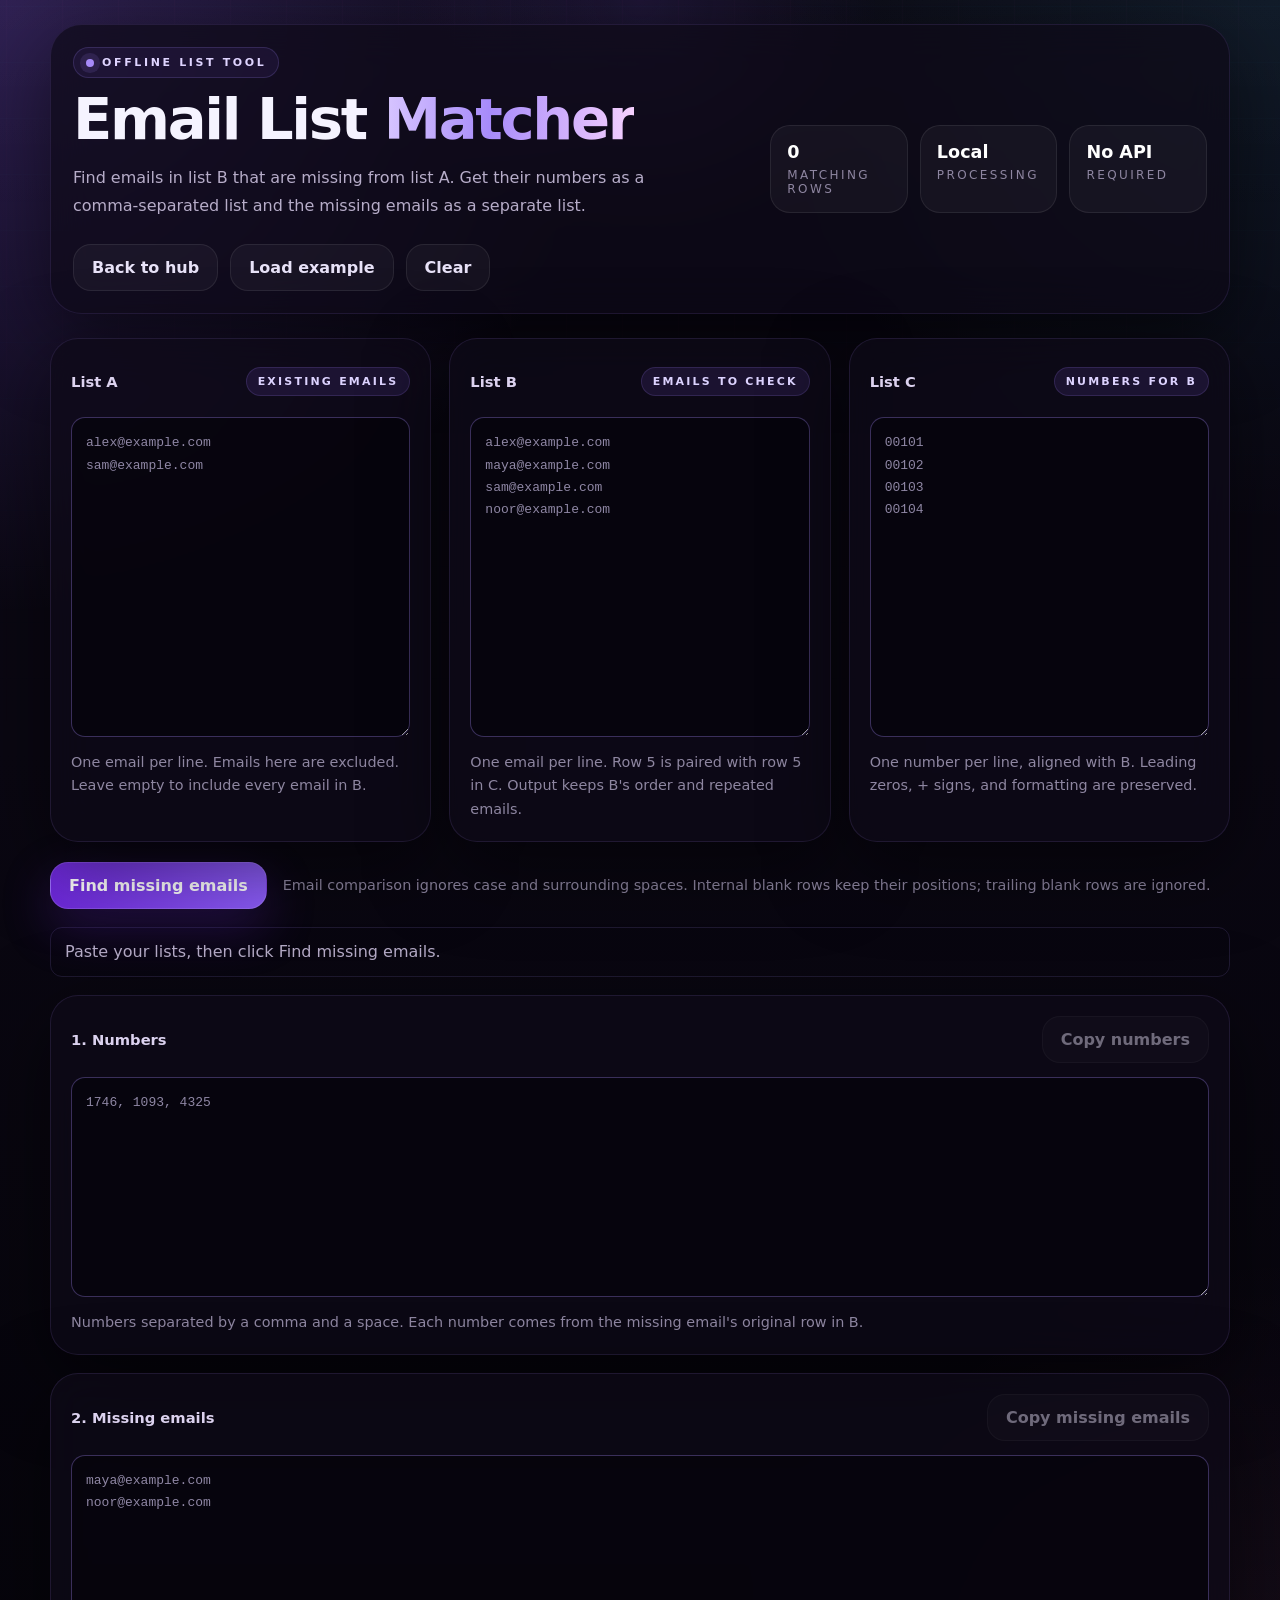
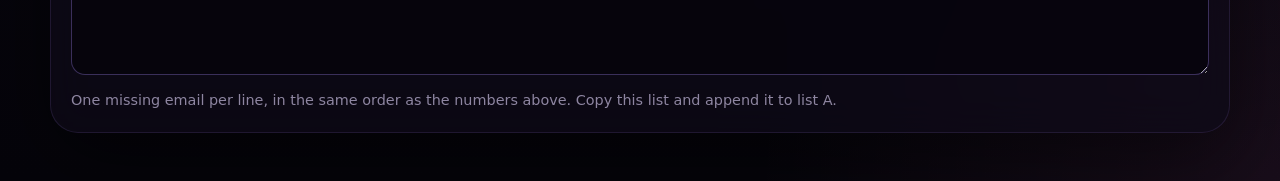
<file: email-list-matcher.html>
<!DOCTYPE html>
<html lang="en">
<head>
    <meta charset="UTF-8">
    <meta name="viewport" content="width=device-width, initial-scale=1.0">
    <meta name="theme-color" content="#0a0712">
    <title>Email List Matcher</title>
    <link rel="stylesheet" href="styles.css">
    <link rel="stylesheet" href="email-list-matcher.css">
</head>
<body>
    <div class="page">
        <header class="shell header">
            <section>
                <div class="eyebrow"><span class="dot"></span>Offline list tool</div>
                <h1 class="title">Email List <span>Matcher</span></h1>
                <p class="lede">Find emails in list B that are missing from list A. Get their numbers as a comma-separated list and the missing emails as a separate list.</p>
                <div class="actions">
                    <a class="btn btn-ghost soft-focus" href="index.html">Back to hub</a>
                    <button id="exampleBtn" class="btn btn-ghost soft-focus" type="button">Load example</button>
                    <button id="clearBtn" class="btn btn-ghost soft-focus" type="button">Clear</button>
                </div>
            </section>
            <aside class="stats" aria-label="Match summary">
                <div class="stat"><span id="matchCount" class="value">0</span><span class="label">Matching rows</span></div>
                <div class="stat"><span class="value">Local</span><span class="label">Processing</span></div>
                <div class="stat"><span class="value">No API</span><span class="label">Required</span></div>
            </aside>
        </header>
        <main class="matcher-main">
            <div class="matcher-lists">
                <section class="tool-interface matcher-panel">
                    <div class="panel-title"><h2><label for="listA">List A</label></h2><span class="badge">Existing emails</span></div>
                    <textarea id="listA" spellcheck="false" autocapitalize="off" autocomplete="off" aria-describedby="hintA" placeholder="alex@example.com&#10;sam@example.com"></textarea>
                    <p id="hintA" class="muted-note">One email per line. Emails here are excluded. Leave empty to include every email in B.</p>
                </section>
                <section class="tool-interface matcher-panel">
                    <div class="panel-title"><h2><label for="listB">List B</label></h2><span class="badge">Emails to check</span></div>
                    <textarea id="listB" spellcheck="false" autocapitalize="off" autocomplete="off" aria-describedby="hintB" placeholder="alex@example.com&#10;maya@example.com&#10;sam@example.com&#10;noor@example.com"></textarea>
                    <p id="hintB" class="muted-note">One email per line. Row 5 is paired with row 5 in C. Output keeps B's order and repeated emails.</p>
                </section>
                <section class="tool-interface matcher-panel">
                    <div class="panel-title"><h2><label for="listC">List C</label></h2><span class="badge">Numbers for B</span></div>
                    <textarea id="listC" spellcheck="false" autocapitalize="off" autocomplete="off" aria-describedby="hintC" placeholder="00101&#10;00102&#10;00103&#10;00104"></textarea>
                    <p id="hintC" class="muted-note">One number per line, aligned with B. Leading zeros, + signs, and formatting are preserved.</p>
                </section>
            </div>
            <div class="matcher-actions">
                <button id="processBtn" class="btn btn-primary soft-focus" type="button">Find missing emails</button>
                <p class="muted-note">Email comparison ignores case and surrounding spaces. Internal blank rows keep their positions; trailing blank rows are ignored.</p>
            </div>
            <div id="statusText" class="matcher-status" role="status" aria-live="polite">Paste your lists, then click Find missing emails.</div>
            <section class="tool-interface matcher-panel matcher-output">
                <div class="panel-title"><h2><label for="outputText">1. Numbers</label></h2><button id="copyBtn" class="btn btn-ghost soft-focus" type="button" disabled>Copy numbers</button></div>
                <textarea id="outputText" spellcheck="false" readonly placeholder="1746, 1093, 4325"></textarea>
                <p class="muted-note">Numbers separated by a comma and a space. Each number comes from the missing email's original row in B.</p>
            </section>
            <section class="tool-interface matcher-panel matcher-output matcher-email-output">
                <div class="panel-title"><h2><label for="emailOutputText">2. Missing emails</label></h2><button id="copyEmailsBtn" class="btn btn-ghost soft-focus" type="button" disabled>Copy missing emails</button></div>
                <textarea id="emailOutputText" spellcheck="false" readonly placeholder="maya@example.com&#10;noor@example.com"></textarea>
                <p class="muted-note">One missing email per line, in the same order as the numbers above. Copy this list and append it to list A.</p>
            </section>
        </main>
    </div>
    <script src="email-list-matcher.js"></script>
</body>
</html>
</file>
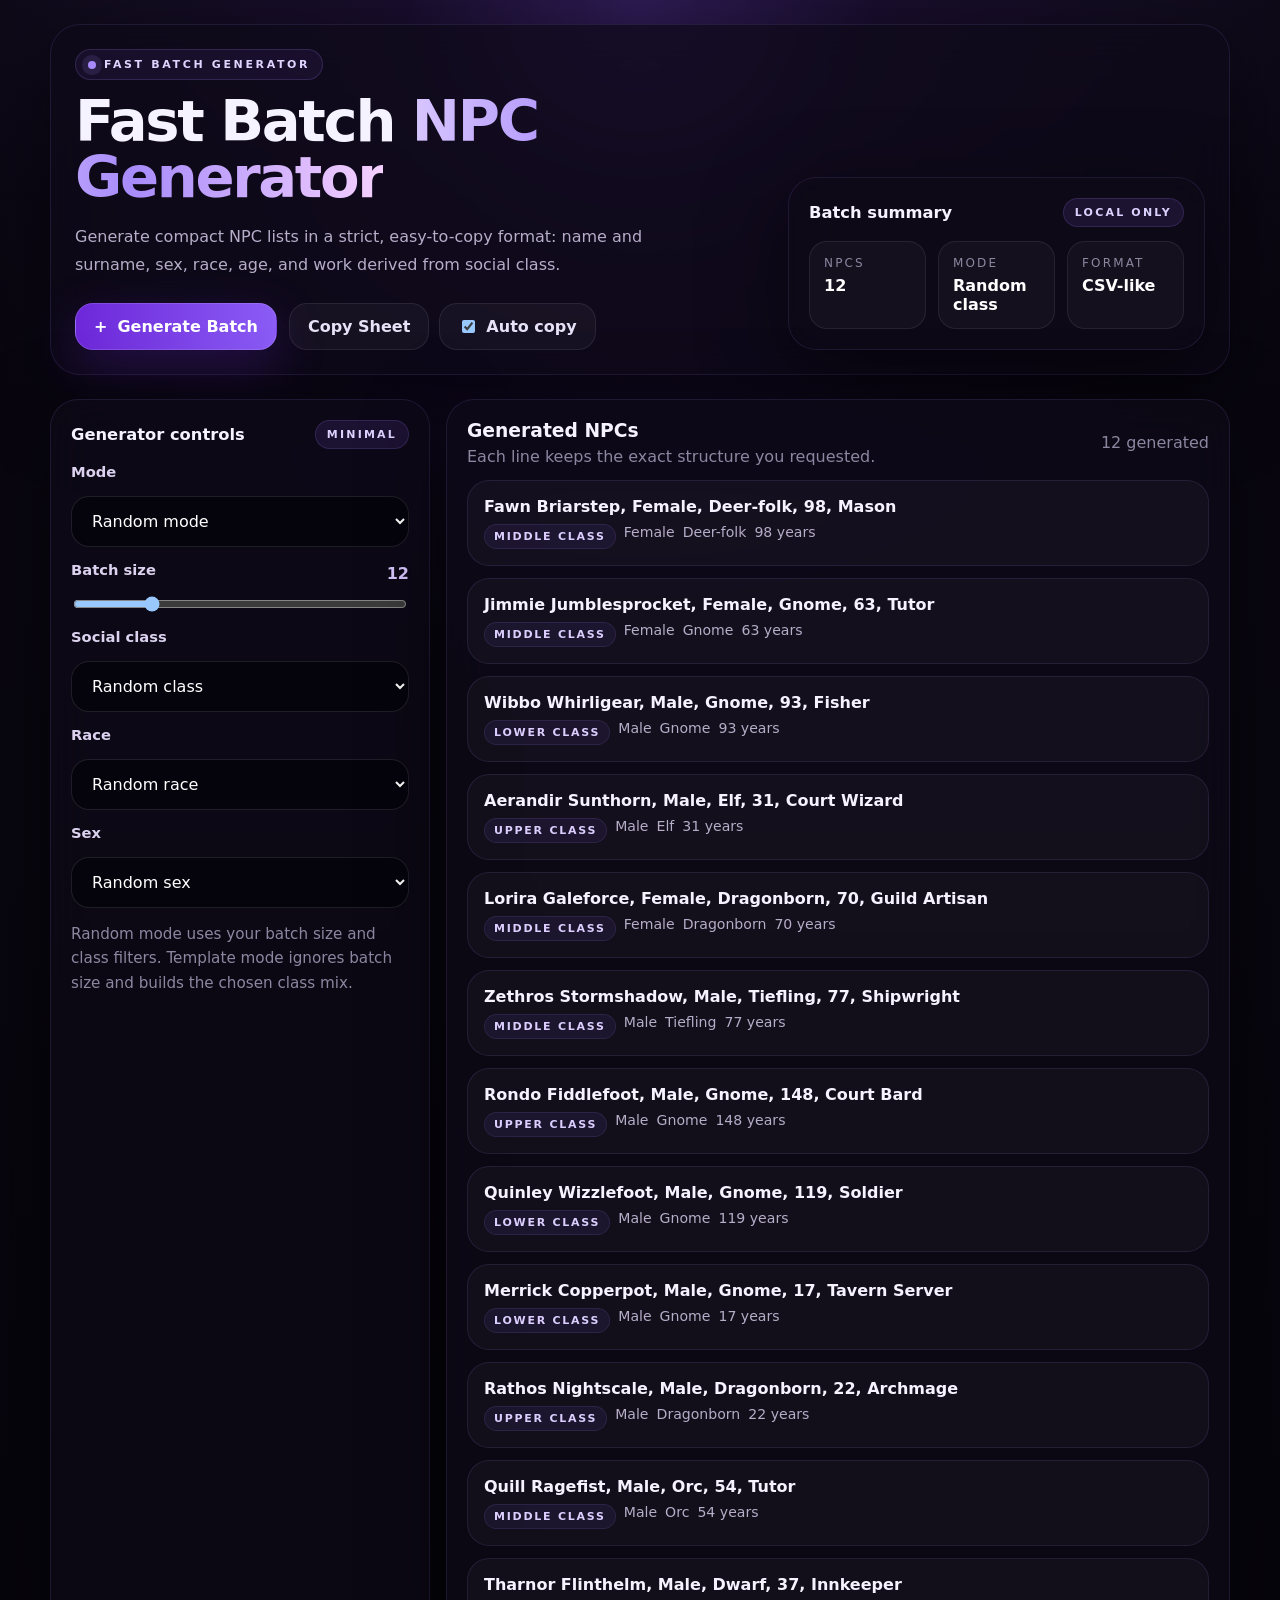
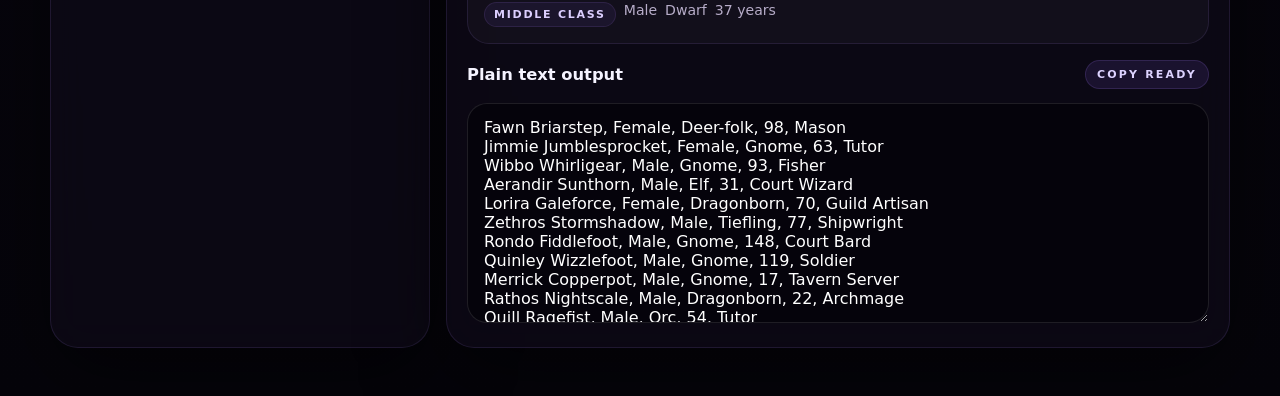
<file: fast batch NPC generator.html>
<!DOCTYPE html>
<html lang="en">
<head>
    <meta charset="UTF-8">
    <meta name="viewport" content="width=device-width, initial-scale=1.0">
    <meta name="theme-color" content="#0a0712">
    <title>Fast Batch NPC Generator</title>
    <link rel="stylesheet" href="styles.css">
    <style>
        body {
            background:
                radial-gradient(circle at top, rgba(109, 40, 217, 0.18), transparent 34%),
                linear-gradient(180deg, #0a0712 0%, #05040a 100%);
        }

        body::before {
            opacity: 0.08;
            animation-duration: 30s;
        }

        .npc-page {
            position: relative;
            z-index: 1;
            width: min(var(--max), calc(100% - 32px));
            margin: 0 auto;
            padding: 24px 0 48px;
        }

        .npc-shell {
            border-radius: 30px;
        }

        .npc-header {
            display: grid;
            gap: 18px;
            grid-template-columns: 1.25fr 0.75fr;
            align-items: end;
            padding: 24px;
        }

        .npc-header .lede {
            max-width: 58ch;
        }

        .mini-grid {
            display: grid;
            gap: 12px;
            grid-template-columns: repeat(3, minmax(0, 1fr));
        }

        .mini-card {
            padding: 14px;
            border-radius: 18px;
            border: 1px solid rgba(255, 255, 255, 0.08);
            background: rgba(255, 255, 255, 0.03);
        }

        .mini-card .label {
            color: var(--muted-2);
            font-size: 0.75rem;
            text-transform: uppercase;
            letter-spacing: 0.18em;
        }

        .mini-card .value {
            margin-top: 6px;
            font-weight: 800;
            color: #fff;
            font-size: 1rem;
        }

        .npc-main {
            margin-top: 24px;
            display: grid;
            grid-template-columns: 380px minmax(0, 1fr);
            gap: 16px;
        }

        .npc-panel {
            padding: 20px;
            border-radius: 28px;
        }

        .panel-stack {
            display: grid;
            gap: 14px;
        }

        .field-row {
            display: grid;
            grid-template-columns: 1fr auto;
            gap: 10px;
            align-items: center;
        }

        .range-value {
            min-width: 54px;
            text-align: right;
            color: #d8c6ff;
            font-weight: 800;
        }

        .action-row {
            display: flex;
            flex-wrap: wrap;
            gap: 10px;
        }

        .results-head {
            display: flex;
            justify-content: space-between;
            align-items: center;
            gap: 12px;
            margin-bottom: 14px;
        }

        .results-list {
            display: grid;
            gap: 12px;
        }

        .npc-card {
            padding: 16px;
            border-radius: 22px;
            background: rgba(255, 255, 255, 0.03);
            border: 1px solid rgba(168, 139, 255, 0.12);
        }

        .npc-card .line {
            font-size: 1rem;
            font-weight: 800;
            color: #f6f2ff;
            word-break: break-word;
        }

        .npc-card .meta {
            margin-top: 8px;
            display: flex;
            flex-wrap: wrap;
            gap: 8px;
            color: var(--muted);
            font-size: 0.88rem;
        }

        .tag {
            padding: 5px 9px;
            border-radius: 999px;
            background: rgba(139, 92, 246, 0.08);
            border: 1px solid rgba(168, 139, 255, 0.12);
            color: #dccfff;
            font-size: 11px;
            font-weight: 800;
            text-transform: uppercase;
            letter-spacing: 0.16em;
        }

        .output-box {
            min-height: 220px;
            width: 100%;
            resize: vertical;
            border-radius: 20px;
        }

        .muted-line {
            color: var(--muted-2);
            line-height: 1.6;
            font-size: 0.95rem;
        }

        .template-btn {
            justify-content: flex-start;
            text-align: left;
            width: 100%;
        }

        .template-btn.is-active {
            border-color: rgba(216, 198, 255, 0.35);
            background: rgba(139, 92, 246, 0.18);
            color: #fff;
            box-shadow: inset 0 0 0 1px rgba(168, 139, 255, 0.18);
        }

        @media (max-width: 960px) {
            .npc-header,
            .npc-main {
                grid-template-columns: 1fr;
            }

            .mini-grid {
                grid-template-columns: 1fr;
            }
        }
    </style>
</head>
<body>
    <div class="npc-page">
        <header class="shell npc-shell npc-header">
            <section>
                <div class="eyebrow"><span class="dot"></span>Fast batch generator</div>
                <h1 class="title">Fast Batch <span>NPC Generator</span></h1>
                <p class="lede">
                    Generate compact NPC lists in a strict, easy-to-copy format: name and surname, sex, race, age, and work derived from social class.
                </p>

                <div class="actions">
                    <button id="generateBtn" class="btn btn-primary soft-focus" type="button">
                        <span aria-hidden="true">+</span>
                        Generate Batch
                    </button>
                    <div class="copy-controls" style="display: flex; flex-wrap: wrap; gap: 10px; align-items: center;">
                        <button id="copyBtn" class="btn btn-ghost soft-focus" type="button">
                            Copy Sheet
                        </button>
                        <label class="btn btn-ghost soft-focus" style="gap: 8px; user-select: none;">
                            <input id="autoCopyToggle" type="checkbox" checked>
                            <span>Auto copy</span>
                        </label>
                    </div>
                </div>
            </section>

            <aside class="panel npc-panel">
                <div class="panel-title">
                    <h3>Batch summary</h3>
                    <span class="badge">Local only</span>
                </div>
                <div class="mini-grid">
                    <div class="mini-card">
                        <div class="label">NPCs</div>
                        <div id="countSummary" class="value">12</div>
                    </div>
                    <div class="mini-card">
                        <div class="label">Mode</div>
                        <div id="classSummary" class="value">Random class</div>
                    </div>
                    <div class="mini-card">
                        <div class="label">Format</div>
                        <div class="value">CSV-like</div>
                    </div>
                </div>
            </aside>
        </header>

        <main class="npc-main">
            <section class="panel npc-panel">
                <div class="panel-title">
                    <h3>Generator controls</h3>
                    <span class="badge">Minimal</span>
                </div>

                <div class="panel-stack">
                    <div class="field">
                        <label for="modeSelect">Mode</label>
                        <select id="modeSelect">
                            <option value="random">Random mode</option>
                            <option value="template">Template mode</option>
                        </select>
                    </div>

                    <div class="field" id="templateField" style="display: none;">
                        <label>Template</label>
                        <div class="template-buttons" style="display: grid; gap: 10px;">
                            <button type="button" class="btn btn-ghost soft-focus template-btn is-active" data-template="a">A - 1 upper, 3 middle, 6 lower</button>
                            <button type="button" class="btn btn-ghost soft-focus template-btn" data-template="b">B - 5 NPC mixed</button>
                            <button type="button" class="btn btn-ghost soft-focus template-btn" data-template="c">C - 2 lower</button>
                        </div>
                    </div>

                    <div class="field">
                        <div class="field-row">
                            <label for="batchSize">Batch size</label>
                            <span id="batchSizeValue" class="range-value">12</span>
                        </div>
                        <input id="batchSize" type="range" min="1" max="50" value="12">
                    </div>

                    <div class="field">
                        <label for="socialClass">Social class</label>
                        <select id="socialClass">
                            <option value="random">Random class</option>
                            <option value="lower">Lower class</option>
                            <option value="middle">Middle class</option>
                            <option value="upper">Upper class</option>
                        </select>
                    </div>

                    <div class="field">
                        <label for="raceMode">Race</label>
                        <select id="raceMode">
                            <option value="random">Random race</option>
                            <option value="Human">Human</option>
                            <option value="Elf">Elf</option>
                            <option value="Dwarf">Dwarf</option>
                            <option value="Halfling">Halfling</option>
                            <option value="Orc">Orc</option>
                            <option value="Gnome">Gnome</option>
                            <option value="Tiefling">Tiefling</option>
                            <option value="Dragonborn">Dragonborn</option>
                            <option value="Deer-folk">Deer-folk</option>
                        </select>
                    </div>

                    <div class="field">
                        <label for="sexMode">Sex</label>
                        <select id="sexMode">
                            <option value="random">Random sex</option>
                            <option value="Male">Male</option>
                            <option value="Female">Female</option>
                        </select>
                    </div>

                    <p class="muted-line">
                        Random mode uses your batch size and class filters. Template mode ignores batch size and builds the chosen class mix.
                    </p>
                </div>
            </section>

            <section class="panel npc-panel">
                <div class="results-head">
                    <div>
                        <h3>Generated NPCs</h3>
                        <p class="muted" style="margin-top: 6px;">Each line keeps the exact structure you requested.</p>
                    </div>
                    <div id="resultsMeta" class="muted"></div>
                </div>

                <div id="resultsList" class="results-list"></div>

                <div style="margin-top: 16px;">
                    <div class="panel-title">
                        <h3>Plain text output</h3>
                        <span class="badge">Copy ready</span>
                    </div>
                    <textarea id="outputText" class="output-box" readonly spellcheck="false"></textarea>
                </div>
            </section>
        </main>
    </div>

    <script>
        const firstNames = {
            Male: ['Alden', 'Brom', 'Cedric', 'Darrin', 'Eldric', 'Garmund', 'Hadrian', 'Ivor', 'Joric', 'Kael', 'Luthor', 'Marek', 'Nerin', 'Orrin', 'Perrin', 'Quill', 'Rudgar', 'Soren', 'Tarin', 'Varric'],
            Female: ['Ada', 'Brina', 'Cerys', 'Delma', 'Elira', 'Fara', 'Gwyn', 'Hela', 'Isolde', 'Jessa', 'Klara', 'Lysa', 'Mira', 'Nora', 'Orla', 'Petra', 'Raina', 'Sera', 'Tilda', 'Vessa'],
            'Deer-folk': {
                Male: ['Alder', 'Antler', 'Bracken', 'Cervan', 'Rowan'],
                Female: ['Fawn', 'Hazel', 'Juniper', 'Meadow', 'Willow']
            }
        };

        const surnames = {
            Human: ['Ashford', 'Blackwell', 'Caldwell', 'Fairchild', 'Hawthorne', 'Kingsley', 'Merrick', 'Rivers', 'Stone', 'Vale'],
            Elf: ['Moonwhisper', 'Silverleaf', 'Starfall', 'Dawnbloom', 'Windgrove', 'Thornweave', 'Nightbough', 'Oakglade'],
            Dwarf: ['Darkstone', 'Ironbrow', 'Bronzebeard', 'Deepforge', 'Granitehand', 'Stonehammer', 'Redridge', 'Coalvein'],
            Halfling: ['Goodbarrel', 'Tealeaf', 'Underbough', 'Softstep', 'Puddlefoot', 'Brightseed', 'Fallowbrook'],
            Orc: ['Skullsplitter', 'Grimjaw', 'Bonecrusher', 'Ashhide', 'Stormaxe', 'Mireborn', 'Ragefist'],
            Gnome: ['Copperwick', 'Fizzlebang', 'Tinkerpin', 'Geargrin', 'Nimbletune', 'Quickbolt'],
            Tiefling: ['Nightvein', 'Ashthorn', 'Redveil', 'Duskwing', 'Morrow', 'Blackflame'],
            Dragonborn: ['Emberclaw', 'Goldscale', 'Ironspine', 'Stormhorn', 'Brightbreath', 'Cindertooth'],
            'Deer-folk': ['Antlerbough', 'Briarstep', 'Deerhaven', 'Leafwhisper', 'Mossgrove']
        };

        const racePool = ['Human', 'Elf', 'Dwarf', 'Halfling', 'Orc', 'Gnome', 'Tiefling', 'Dragonborn', 'Deer-folk'];

        const socialClasses = {
            lower: {
                label: 'Lower class',
                works: ['Farmer / Fieldhand', 'Shepherd / Goatherd', 'Fisher', 'Woodcutter', 'Miner', 'Stablehand', 'Tavern Server', 'Soldier', 'Gravedigger', 'Sailor', 'Laborer', 'Assistant', 'Servant', 'Washer', 'Kitchen Hand', 'Carrier', 'Gardener', 'Apprentice', 'Watchman', 'Performer'],
                age: [14, 55]
            },
            middle: {
                label: 'Middle class',
                works: ['Blacksmith', 'Carpenter', 'Tailor', 'Apothecary', 'Shopkeeper', 'Innkeeper', 'Scribe', 'Baker', 'Shipwright', 'Guild Artisan', 'Manager', 'Clerk', 'Officer', 'Trader', 'Cook', 'Artisan', 'Tutor', 'Brewer', 'Mason', 'Professional Performer'],
                age: [18, 70]
            },
            upper: {
                label: 'Upper class',
                works: ['Noble Lord / Lady', 'Knight', 'Court Wizard', 'High Priest / Priestess', 'Royal Advisor', 'Spymaster', 'Chancellor', 'Baron / Regional Governor', 'Court Bard', 'Archmage', 'Merchant', 'Captain'],
                age: [20, 90]
            }
        };

        const nameDataPath = 'Data/nameData.json';
        const classKeys = Object.keys(socialClasses);
        const templateRecipes = {
            a: ['upper', 'middle', 'middle', 'middle', 'lower', 'lower', 'lower', 'lower', 'lower', 'lower'],
            b: [
                ['middle', 'lower', 'lower', 'lower', 'lower'],
                ['middle', 'middle', 'lower', 'lower', 'lower']
            ],
            c: ['lower', 'lower']
        };
        const batchSizeInput = document.getElementById('batchSize');
        const batchSizeValue = document.getElementById('batchSizeValue');
        const modeSelect = document.getElementById('modeSelect');
        const templateField = document.getElementById('templateField');
        const templateButtons = [...document.querySelectorAll('.template-btn')];
        const socialClassSelect = document.getElementById('socialClass');
        const raceModeSelect = document.getElementById('raceMode');
        const sexModeSelect = document.getElementById('sexMode');
        const autoCopyToggle = document.getElementById('autoCopyToggle');
        const generateBtn = document.getElementById('generateBtn');
        const copyBtn = document.getElementById('copyBtn');
        const resultsList = document.getElementById('resultsList');
        const outputText = document.getElementById('outputText');
        const resultsMeta = document.getElementById('resultsMeta');
        const countSummary = document.getElementById('countSummary');
        const classSummary = document.getElementById('classSummary');
        let nameDataMap = null;
        let selectedTemplate = 'a';

        function pick(list) {
            return list[Math.floor(Math.random() * list.length)];
        }

        function pickRange(min, max) {
            return Math.floor(Math.random() * (max - min + 1)) + min;
        }

        function resolveClass() {
            const key = socialClassSelect.value;
            if (key === 'random') {
                return pick(classKeys);
            }
            return key;
        }

        function buildNameDataMap(rawData) {
            const map = {};
            if (!Array.isArray(rawData)) return map;

            rawData.forEach((entry) => {
                if (!entry || typeof entry !== 'object') return;
                Object.entries(entry).forEach(([key, value]) => {
                    if (Array.isArray(value) && value.length) {
                        map[key] = value;
                    }
                });
            });

            return map;
        }

        async function loadNameData() {
            try {
                const response = await fetch(nameDataPath, { cache: 'no-store' });
                if (!response.ok) {
                    throw new Error(`Failed to load ${nameDataPath}: ${response.status}`);
                }

                const rawData = await response.json();
                nameDataMap = buildNameDataMap(rawData);
            } catch (error) {
                console.warn('Using fallback in-file name lists because nameData.json could not be loaded.', error);
                nameDataMap = null;
            }
        }

        function getFirstNamePool(race, sex) {
            const key = race === 'Dragonborn'
                ? `${sex} Dragonborn Name`
                : `${sex} ${race}`;

            if (nameDataMap?.[key]?.length) {
                return nameDataMap[key];
            }

            return firstNames[race]?.[sex] || firstNames[sex] || firstNames.Male;
        }

        function getSurnamePool(race) {
            const key = `Surnames ${race}`;
            if (nameDataMap?.[key]?.length) {
                return nameDataMap[key];
            }

            return surnames[race] || surnames.Human;
        }

        function resolveRace() {
            const value = raceModeSelect.value;
            return value === 'random' ? pick(racePool) : value;
        }

        function resolveSex() {
            const value = sexModeSelect.value;
            return value === 'random' ? (Math.random() < 0.5 ? 'Male' : 'Female') : value;
        }

        function resolveAge(race, classKey) {
            const fallback = [18, 70];
            const classRange = socialClasses[classKey]?.age || fallback;
            let [minAge, maxAge] = classRange;

            if (race === 'Elf') maxAge = Math.max(maxAge, 180);
            if (race === 'Dwarf') maxAge = Math.max(maxAge, 160);
            if (race === 'Gnome') maxAge = Math.max(maxAge, 150);
            if (race === 'Halfling') maxAge = Math.max(maxAge, 110);
            if (race === 'Orc') maxAge = Math.min(Math.max(maxAge, 70), 90);
            if (race === 'Dragonborn') maxAge = Math.max(maxAge, 95);
            if (race === 'Tiefling') maxAge = Math.max(maxAge, 110);
            if (race === 'Deer-folk') maxAge = Math.max(maxAge, 100);

            return pickRange(minAge, maxAge);
        }

        function makeName(race, sex) {
            const firstPool = getFirstNamePool(race, sex);
            const surnamePool = getSurnamePool(race);
            return `${pick(firstPool)} ${pick(surnamePool)}`;
        }

        function getSurname(fullName) {
            const parts = String(fullName || '').trim().split(/\s+/);
            return parts.length > 1 ? parts[parts.length - 1] : String(fullName || '').trim();
        }

        function generateNpc() {
            const race = resolveRace();
            const sex = resolveSex();
            const classKey = resolveClass();
            const classInfo = socialClasses[classKey];
            const age = resolveAge(race, classKey);
            const work = pick(classInfo.works);

            return {
                name: makeName(race, sex),
                sex,
                race,
                age,
                work,
                socialClass: classInfo.label
            };
        }

        function generateTemplateBatch() {
            const rawRecipe = templateRecipes[selectedTemplate] || templateRecipes.a;
            const recipe = Array.isArray(rawRecipe[0]) ? pick(rawRecipe) : rawRecipe;
            return recipe.map((classKey) => {
                const race = resolveRace();
                const sex = resolveSex();
                const classInfo = socialClasses[classKey];
                const age = resolveAge(race, classKey);
                const work = pick(classInfo.works);

                return {
                    name: makeName(race, sex),
                    sex,
                    race,
                    age,
                    work,
                    socialClass: classInfo.label
                };
            });
        }

        function renderBatch() {
            const isTemplateMode = modeSelect.value === 'template';
            const generated = isTemplateMode
                ? generateTemplateBatch()
                : Array.from({ length: Number(batchSizeInput.value) || 1 }, generateNpc);
            const lines = generated.map((npc) => `${npc.name}, ${npc.sex}, ${npc.race}, ${npc.age}, ${npc.work}`);

            resultsList.innerHTML = '';
            generated.forEach((npc, index) => {
                const card = document.createElement('article');
                card.className = 'npc-card fade-in soft-focus';
                card.style.animationDelay = `${Math.min(index * 30, 240)}ms`;
                card.innerHTML = `
                    <div class="line">${escapeHtml(lines[index])}</div>
                    <div class="meta">
                        <span class="tag">${escapeHtml(npc.socialClass)}</span>
                        <span>${escapeHtml(npc.sex)}</span>
                        <span>${escapeHtml(npc.race)}</span>
                        <span>${npc.age} years</span>
                    </div>
                `;
                resultsList.appendChild(card);
            });

            const classLabel = isTemplateMode
                ? `Template ${selectedTemplate.toUpperCase()}`
                : (socialClassSelect.value === 'random'
                    ? 'Random class'
                    : socialClasses[socialClassSelect.value].label);

            outputText.value = lines.join('\n');
            outputText.dataset.sheetText = isTemplateMode
                ? [getSurname(generated[0]?.name)].concat(
                    generated.map((npc) => `${npc.name}, ${npc.sex}, ${npc.race}, ${npc.age}, ${npc.work}`)
                ).join('\t')
                : generated
                    .map((npc) => `${npc.name}, ${npc.sex}, ${npc.race}, ${npc.age}, ${npc.work}`)
                    .join('\t');
            resultsMeta.textContent = `${generated.length} generated`;
            countSummary.textContent = String(generated.length);
            classSummary.textContent = classLabel;
        }

        function escapeHtml(value) {
            return String(value)
                .replaceAll('&', '&amp;')
                .replaceAll('<', '&lt;')
                .replaceAll('>', '&gt;')
                .replaceAll('"', '&quot;')
                .replaceAll("'", '&#39;');
        }

        function updateTemplateButtons() {
            templateButtons.forEach((button) => {
                const isActive = button.dataset.template === selectedTemplate;
                button.classList.toggle('is-active', isActive);
            });
        }

        async function copyOutput() {
            const text = outputText.dataset.sheetText || '';
            if (!text) return;

            try {
                await navigator.clipboard.writeText(text);
                copyBtn.textContent = 'Copied';
                setTimeout(() => (copyBtn.textContent = 'Copy Sheet'), 1200);
            } catch {
                const tempTextarea = document.createElement('textarea');
                tempTextarea.value = text;
                tempTextarea.setAttribute('readonly', '');
                tempTextarea.style.position = 'fixed';
                tempTextarea.style.opacity = '0';
                document.body.appendChild(tempTextarea);
                tempTextarea.focus();
                tempTextarea.select();
                document.execCommand('copy');
                document.body.removeChild(tempTextarea);
                copyBtn.textContent = 'Copied';
                setTimeout(() => (copyBtn.textContent = 'Copy Sheet'), 1200);
            }
        }

        function maybeAutoCopy() {
            if (!autoCopyToggle.checked) return;
            void copyOutput();
        }

        function generateAndMaybeCopy() {
            renderBatch();
            maybeAutoCopy();
        }

        batchSizeInput.addEventListener('input', () => {
            batchSizeValue.textContent = batchSizeInput.value;
        });

        modeSelect.addEventListener('change', () => {
            const isTemplateMode = modeSelect.value === 'template';
            templateField.style.display = isTemplateMode ? 'grid' : 'none';
            batchSizeInput.disabled = isTemplateMode;
            generateAndMaybeCopy();
        });

        batchSizeInput.addEventListener('change', generateAndMaybeCopy);
        socialClassSelect.addEventListener('change', generateAndMaybeCopy);
        raceModeSelect.addEventListener('change', generateAndMaybeCopy);
        sexModeSelect.addEventListener('change', generateAndMaybeCopy);
        generateBtn.addEventListener('click', generateAndMaybeCopy);
        copyBtn.addEventListener('click', copyOutput);
        templateButtons.forEach((button) => {
            button.addEventListener('click', () => {
                selectedTemplate = button.dataset.template || 'a';
                updateTemplateButtons();
                generateAndMaybeCopy();
            });
        });

        async function initialize() {
            await loadNameData();
            updateTemplateButtons();
            batchSizeValue.textContent = batchSizeInput.value;
            batchSizeInput.disabled = false;
            renderBatch();
        }

        initialize();
    </script>
</body>
</html>
</file>
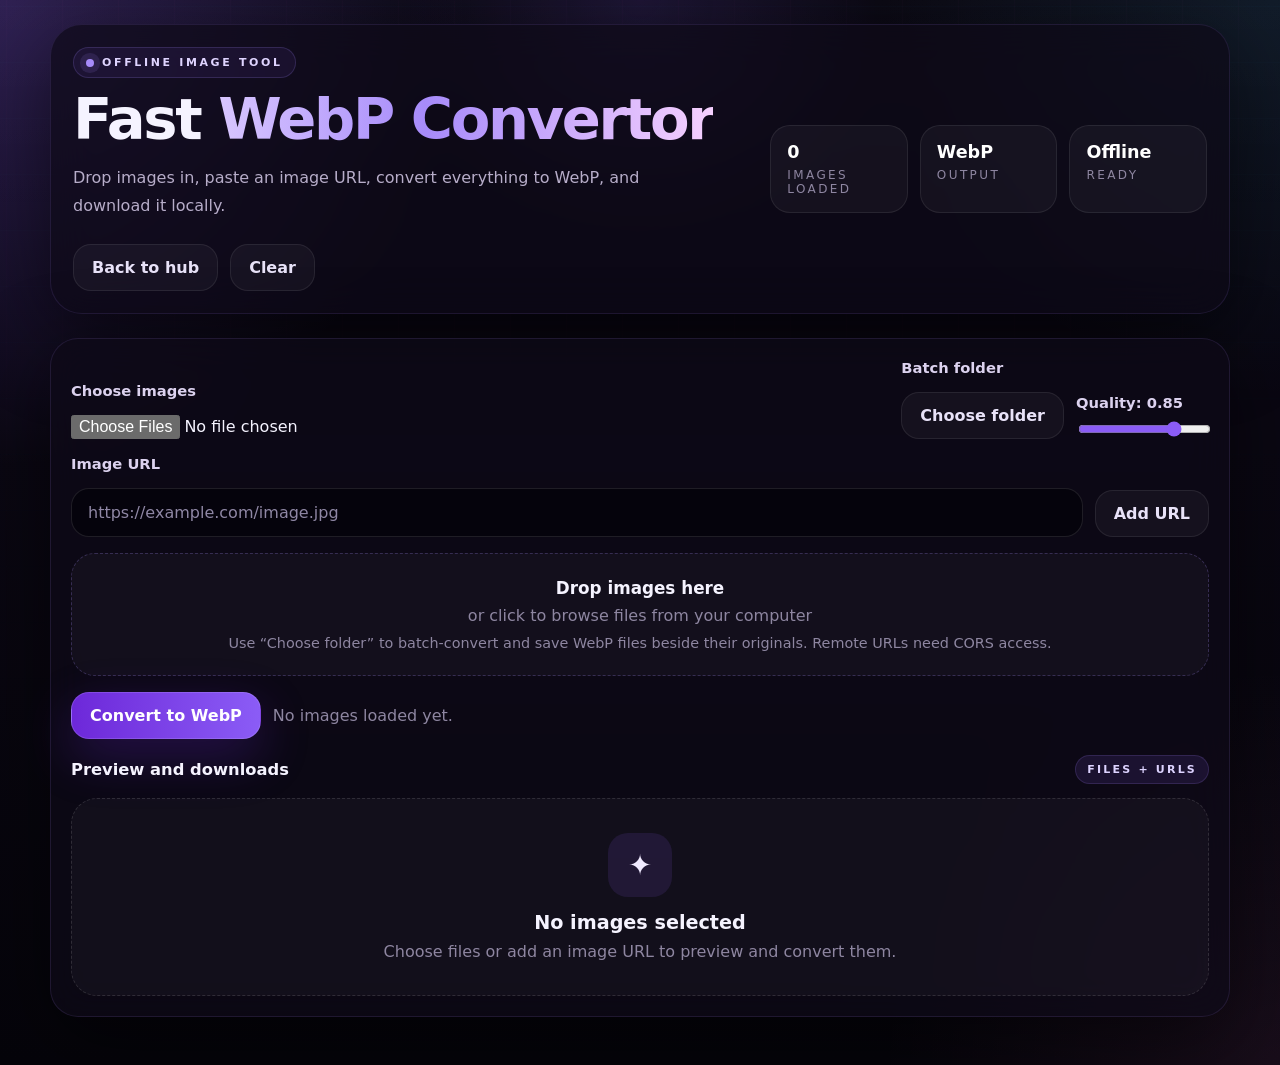
<file: fast webp convertor.html>
<!DOCTYPE html>
<html lang="en">
<head>
    <meta charset="UTF-8">
    <meta name="viewport" content="width=device-width, initial-scale=1.0">
    <meta name="theme-color" content="#0a0712">
    <title>Fast WebP Convertor</title>
    <link rel="stylesheet" href="styles.css">
</head>
<body>
    <div class="page">
        <header class="shell header">
            <section>
                <div class="eyebrow"><span class="dot"></span>Offline image tool</div>
                <h1 class="title">Fast <span>WebP Convertor</span></h1>
                <p class="lede">
                    Drop images in, paste an image URL, convert everything to WebP, and download it locally.
                </p>

                <div class="actions">
                    <a class="btn btn-ghost soft-focus" href="index.html">Back to hub</a>
                    <button id="clearBtn" class="btn btn-ghost soft-focus" type="button">Clear</button>
                </div>
            </section>

            <aside class="stats" aria-label="Converter summary">
                <div class="stat">
                    <span id="fileCount" class="value">0</span>
                    <span class="label">Images loaded</span>
                </div>
                <div class="stat">
                    <span class="value">WebP</span>
                    <span class="label">Output</span>
                </div>
                <div class="stat">
                    <span class="value">Offline</span>
                    <span class="label">Ready</span>
                </div>
            </aside>
        </header>

        <main style="margin-top: 24px;">
            <section class="tool-interface converter-shell">
                <div class="converter-inline converter-source-row">
                    <div class="field">
                        <label for="fileInput">Choose images</label>
                        <input id="fileInput" type="file" accept="image/*" multiple>
                    </div>
                    <div class="field">
                        <label for="folderInput">Batch folder</label>
                        <button id="folderBtn" class="btn btn-ghost soft-focus" type="button">Choose folder</button>
                        <input id="folderInput" type="file" accept="image/*" webkitdirectory directory multiple hidden>
                    </div>
                    <div class="converter-quality">
                        <label for="qualityRange">Quality: <span id="qualityValue">0.85</span></label>
                        <input id="qualityRange" type="range" min="0.4" max="1" step="0.01" value="0.85">
                    </div>
                </div>

                <div class="converter-inline">
                    <div class="field">
                        <label for="urlInput">Image URL</label>
                        <input id="urlInput" type="url" placeholder="https://example.com/image.jpg">
                    </div>
                    <button id="addUrlBtn" class="btn btn-ghost soft-focus" type="button">Add URL</button>
                </div>

                <div id="dropzone" class="converter-dropzone soft-focus" tabindex="0" role="button" aria-label="Drop images here or click to select">
                    <strong>Drop images here</strong>
                    <div class="muted">or click to browse files from your computer</div>
                    <div class="muted-note" style="margin-top: 10px;">Use “Choose folder” to batch-convert and save WebP files beside their originals. Remote URLs need CORS access.</div>
                </div>

                <div class="converter-meta">
                    <button id="convertBtn" class="btn btn-primary soft-focus" type="button">Convert to WebP</button>
                    <span id="statusText" class="muted">No images loaded yet.</span>
                </div>

                <div>
                    <div class="panel-title">
                        <h3>Preview and downloads</h3>
                        <span class="badge">Files + URLs</span>
                    </div>
                    <div id="previewList" class="converter-list"></div>
                </div>
            </section>
        </main>
    </div>

    <script>
        const fileInput = document.getElementById('fileInput');
        const folderInput = document.getElementById('folderInput');
        const folderBtn = document.getElementById('folderBtn');
        const dropzone = document.getElementById('dropzone');
        const convertBtn = document.getElementById('convertBtn');
        const clearBtn = document.getElementById('clearBtn');
        const addUrlBtn = document.getElementById('addUrlBtn');
        const previewList = document.getElementById('previewList');
        const fileCount = document.getElementById('fileCount');
        const statusText = document.getElementById('statusText');
        const qualityRange = document.getElementById('qualityRange');
        const qualityValue = document.getElementById('qualityValue');
        const urlInput = document.getElementById('urlInput');

        let items = [];
        let resultUrls = [];
        let folderContext = null;

        function setStatus(message) {
            statusText.textContent = message;
        }

        function clearResultUrls() {
            resultUrls.forEach((url) => URL.revokeObjectURL(url));
            resultUrls = [];
        }

        function formatSize(bytes) {
            if (!bytes && bytes !== 0) return '-';
            const units = ['B', 'KB', 'MB', 'GB'];
            let value = bytes;
            let unit = 0;
            while (value >= 1024 && unit < units.length - 1) {
                value /= 1024;
                unit += 1;
            }
            return `${value.toFixed(value >= 10 || unit === 0 ? 0 : 1)} ${units[unit]}`;
        }

        function baseName(name) {
            return String(name || 'image')
                .replace(/\.[^.]+$/, '')
                .replace(/[<>:"/\\|?*\x00-\x1F]/g, '_')
                .trim() || 'image';
        }

        function createObjectUrl(entry) {
            return URL.createObjectURL(entry.blob);
        }

        function loadImageFromBlob(blob) {
            return new Promise((resolve, reject) => {
                const url = URL.createObjectURL(blob);
                const img = new Image();
                img.onload = () => {
                    URL.revokeObjectURL(url);
                    resolve(img);
                };
                img.onerror = () => {
                    URL.revokeObjectURL(url);
                    reject(new Error('Could not read image data.'));
                };
                img.src = url;
            });
        }

        function normalizeUrl(value) {
            return String(value || '').trim();
        }

        function guessNameFromUrl(urlText) {
            try {
                const parsed = new URL(urlText, window.location.href);
                const last = parsed.pathname.split('/').filter(Boolean).pop() || 'image';
                return decodeURIComponent(last.split('?')[0].split('#')[0]) || 'image';
            } catch {
                return 'image';
            }
        }

        function isImageBlob(blob) {
            return blob && typeof blob.type === 'string' && blob.type.startsWith('image/');
        }

        function isWebpName(name) {
            return String(name || '').toLowerCase().endsWith('.webp');
        }

        function isImageFile(file) {
            const imageExtensions = /\.(avif|bmp|gif|heic|heif|jpe?g|png|tiff?|webp)$/i;
            return Boolean(file && !isWebpName(file.name) && ((file.type || '').startsWith('image/') || imageExtensions.test(file.name)));
        }

        function makeEntryFromFile(file, source = 'file') {
            return {
                name: file.name,
                size: file.size,
                type: file.type || 'image/*',
                blob: file,
                source
            };
        }

        async function collectFolderImages(directoryHandle, relativePath = '', output = []) {
            for await (const [name, handle] of directoryHandle.entries()) {
                if (handle.kind === 'directory') {
                    await collectFolderImages(handle, `${relativePath}${name}/`, output);
                    continue;
                }

                if (isWebpName(name)) {
                    continue;
                }

                const file = await handle.getFile();
                if (!isImageFile(file)) {
                    continue;
                }

                output.push({
                    ...makeEntryFromFile(file, 'folder'),
                    fileHandle: handle,
                    parentHandle: directoryHandle,
                    relativePath: `${relativePath}${name}`
                });
            }

            return output;
        }

        function outputNameFor(entry, usedNames) {
            const stem = baseName(entry.name);
            let name = `${stem}.webp`;
            let suffix = 2;

            while (usedNames.has(name.toLowerCase())) {
                name = `${stem}-${suffix}.webp`;
                suffix += 1;
            }

            usedNames.add(name.toLowerCase());
            return name;
        }

        async function saveBesideOriginal(entry, webpBlob, usedNames) {
            if (!entry.parentHandle) {
                throw new Error('This browser cannot write beside files selected through its folder input.');
            }

            const outputName = outputNameFor(entry, usedNames);
            const outputHandle = await entry.parentHandle.getFileHandle(outputName, { create: true });
            const writable = await outputHandle.createWritable();

            try {
                await writable.write(webpBlob);
                await writable.close();
            } catch (error) {
                await writable.abort().catch(() => {});
                throw error;
            }

            return outputName;
        }

        async function makeEntryFromUrl(urlText) {
            const cleanUrl = normalizeUrl(urlText);
            if (!cleanUrl) {
                throw new Error('Paste an image URL first.');
            }

            let resolvedUrl;
            try {
                resolvedUrl = new URL(cleanUrl, window.location.href).href;
            } catch {
                throw new Error('That URL is not valid.');
            }

            const response = await fetch(resolvedUrl);
            if (!response.ok) {
                throw new Error(`Could not load the image. HTTP ${response.status}.`);
            }

            const blob = await response.blob();
            if (!isImageBlob(blob)) {
                throw new Error('The URL did not return an image.');
            }

            return {
                name: guessNameFromUrl(resolvedUrl),
                size: blob.size,
                type: blob.type || 'image/*',
                blob,
                source: 'url',
                url: resolvedUrl
            };
        }

        function canvasToWebp(canvas, quality) {
            return new Promise((resolve, reject) => {
                if (!canvas.toBlob) {
                    reject(new Error('This browser does not support canvas WebP export.'));
                    return;
                }

                canvas.toBlob((blob) => {
                    if (blob) {
                        resolve(blob);
                    } else {
                        reject(new Error('WebP conversion failed.'));
                    }
                }, 'image/webp', quality);
            });
        }

        function escapeHtml(text) {
            return String(text)
                .replaceAll('&', '&amp;')
                .replaceAll('<', '&lt;')
                .replaceAll('>', '&gt;')
                .replaceAll('"', '&quot;')
                .replaceAll("'", '&#39;');
        }

        function renderItems() {
            fileCount.textContent = String(items.length);
            previewList.innerHTML = '';
            clearResultUrls();

            if (!items.length) {
                previewList.innerHTML = `
                    <div class="empty">
                        <div class="orb">✦</div>
                        <h3 style="margin: 0; font-size: 1.2rem; font-weight: 850;">No images selected</h3>
                        <p class="muted" style="margin-top: 8px;">Choose files or add an image URL to preview and convert them.</p>
                    </div>
                `;
                setStatus('No images loaded yet.');
                return;
            }

            items.forEach((entry, index) => {
                const item = document.createElement('div');
                item.className = 'converter-item fade-in';
                item.style.animationDelay = `${Math.min(index * 30, 240)}ms`;
                item.innerHTML = `
                    <div class="converter-thumb">
                        <img alt="" src="">
                    </div>
                    <div class="converter-info">
                        <div class="name">${escapeHtml(entry.name)}</div>
                        <div class="sub">${formatSize(entry.size)} · ${entry.type || 'image/*'}${entry.source === 'url' ? ' · URL' : ''}</div>
                    </div>
                    <div class="converter-actions">
                        <a class="btn btn-ghost soft-focus" href="#" download>Download WebP</a>
                    </div>
                `;

                const img = item.querySelector('img');
                const downloadLink = item.querySelector('a');
                const thumbUrl = createObjectUrl(entry);
                img.src = thumbUrl;
                img.onload = () => URL.revokeObjectURL(thumbUrl);
                downloadLink.setAttribute('aria-disabled', 'true');
                downloadLink.style.opacity = '0.6';
                downloadLink.style.pointerEvents = 'none';
                previewList.appendChild(item);
            });

            setStatus('Images ready. Click convert to generate WebP files.');
        }

        async function convertItems() {
            if (!items.length) {
                setStatus('Pick some images first.');
                return;
            }

            convertBtn.disabled = true;
            convertBtn.textContent = 'Converting...';
            clearResultUrls();

            try {
                const quality = Number(qualityRange.value);
                const previewItems = Array.from(previewList.querySelectorAll('.converter-item'));
                const canSaveBesideOriginal = Boolean(folderContext && folderContext.writable && items.every((entry) => entry.source === 'folder' && entry.parentHandle));
                const usedOutputNames = new Set();
                let savedCount = 0;

                for (let i = 0; i < items.length; i += 1) {
                    const entry = items[i];
                    const img = await loadImageFromBlob(entry.blob);
                    const canvas = document.createElement('canvas');
                    canvas.width = img.naturalWidth || img.width;
                    canvas.height = img.naturalHeight || img.height;

                    const ctx = canvas.getContext('2d');
                    ctx.drawImage(img, 0, 0);

                    const webpBlob = await canvasToWebp(canvas, quality);
                    const webpUrl = URL.createObjectURL(webpBlob);
                    resultUrls.push(webpUrl);

                    const previewItem = previewItems[i];
                    const downloadLink = previewItem.querySelector('a');
                    const outputName = canSaveBesideOriginal
                        ? await saveBesideOriginal(entry, webpBlob, usedOutputNames)
                        : `${baseName(entry.name)}.webp`;
                    downloadLink.href = webpUrl;
                    downloadLink.download = outputName;
                    downloadLink.textContent = canSaveBesideOriginal ? `Saved ${outputName}` : `Download ${outputName}`;
                    downloadLink.removeAttribute('aria-disabled');
                    downloadLink.style.opacity = '';
                    downloadLink.style.pointerEvents = '';
                    savedCount += canSaveBesideOriginal ? 1 : 0;

                    const info = previewItem.querySelector('.sub');
                    info.textContent = `${formatSize(entry.size)} → ${formatSize(webpBlob.size)} · quality ${quality.toFixed(2)}`;
                }

                setStatus(canSaveBesideOriginal
                    ? `Converted and saved ${savedCount} image${savedCount === 1 ? '' : 's'} beside the original${savedCount === 1 ? '' : 's'}.`
                    : `Converted ${items.length} image${items.length === 1 ? '' : 's'} to WebP.`);
            } catch (error) {
                console.error(error);
                setStatus(error.message || 'Conversion failed.');
            } finally {
                convertBtn.disabled = false;
                convertBtn.textContent = 'Convert to WebP';
            }
        }

        function replaceItems(nextItems, emptyMessage) {
            clearResultUrls();
            items = nextItems;

            if (!nextItems.length) {
                renderItems();
                setStatus(emptyMessage || 'No supported images found.');
                return;
            }

            renderItems();
            setStatus(emptyMessage || 'Images ready. Click convert to generate WebP files.');
        }

        function addFiles(nextFiles) {
            const additions = Array.from(nextFiles || [])
                .filter((file) => file && file.type && file.type.startsWith('image/'))
                .map(makeEntryFromFile);

            folderContext = null;
            replaceItems(additions);
        }

        async function chooseFolder() {
            if (!('showDirectoryPicker' in window)) {
                folderInput.click();
                return;
            }

            folderBtn.disabled = true;
            folderBtn.textContent = 'Reading folder...';

            try {
                const directoryHandle = await window.showDirectoryPicker({ mode: 'readwrite' });
                const folderItems = await collectFolderImages(directoryHandle);

                folderContext = { writable: true, directoryHandle };
                replaceItems(folderItems, folderItems.length
                    ? `Loaded ${folderItems.length} non-WebP image${folderItems.length === 1 ? '' : 's'} from the folder. Click convert to save beside the originals.`
                    : 'No non-WebP images found in that folder.');
            } catch (error) {
                if (error.name !== 'AbortError') {
                    console.error(error);
                    folderContext = null;
                    setStatus(error.message || 'Could not read that folder.');
                }
            } finally {
                folderBtn.disabled = false;
                folderBtn.textContent = 'Choose folder';
            }
        }

        fileInput.addEventListener('change', () => {
            addFiles(fileInput.files);
            fileInput.value = '';
        });

        folderBtn.addEventListener('click', chooseFolder);
        folderInput.addEventListener('change', () => {
            const folderFiles = Array.from(folderInput.files || [])
                .filter(isImageFile)
                .map((file) => makeEntryFromFile(file, 'folder'));

            folderContext = { writable: false };
            replaceItems(folderFiles, folderFiles.length
                ? `Loaded ${folderFiles.length} non-WebP image${folderFiles.length === 1 ? '' : 's'}. Convert to download the WebP files.`
                : 'No non-WebP images found in that folder.');
            folderInput.value = '';
        });

        dropzone.addEventListener('click', () => fileInput.click());
        dropzone.addEventListener('keydown', (event) => {
            if (event.key === 'Enter' || event.key === ' ') {
                event.preventDefault();
                fileInput.click();
            }
        });

        ['dragenter', 'dragover'].forEach((eventName) => {
            dropzone.addEventListener(eventName, (event) => {
                event.preventDefault();
                dropzone.classList.add('dragover');
            });
        });

        ['dragleave', 'drop'].forEach((eventName) => {
            dropzone.addEventListener(eventName, (event) => {
                event.preventDefault();
                dropzone.classList.remove('dragover');
            });
        });

        dropzone.addEventListener('drop', (event) => {
            const dropped = Array.from(event.dataTransfer.files || []).filter((file) => file.type && file.type.startsWith('image/'));
            if (dropped.length) {
                fileInput.value = '';
                addFiles(dropped);
            }
        });

        convertBtn.addEventListener('click', convertItems);

        addUrlBtn.addEventListener('click', async () => {
            const url = normalizeUrl(urlInput.value);
            if (!url) {
                setStatus('Paste an image URL first.');
                return;
            }

            addUrlBtn.disabled = true;
            addUrlBtn.textContent = 'Adding...';

            try {
                const entry = await makeEntryFromUrl(url);
                urlInput.value = '';
                folderContext = null;
                replaceItems([entry], `Added ${entry.name}.`);
            } catch (error) {
                console.error(error);
                setStatus(error.message || 'Could not add URL image.');
            } finally {
                addUrlBtn.disabled = false;
                addUrlBtn.textContent = 'Add URL';
            }
        });

        clearBtn.addEventListener('click', () => {
            items = [];
            folderContext = null;
            fileInput.value = '';
            folderInput.value = '';
            urlInput.value = '';
            clearResultUrls();
            renderItems();
            setStatus('Cleared.');
        });

        qualityRange.addEventListener('input', () => {
            qualityValue.textContent = Number(qualityRange.value).toFixed(2);
        });

        qualityValue.textContent = Number(qualityRange.value).toFixed(2);
        renderItems();
    </script>
</body>
</html>
</file>
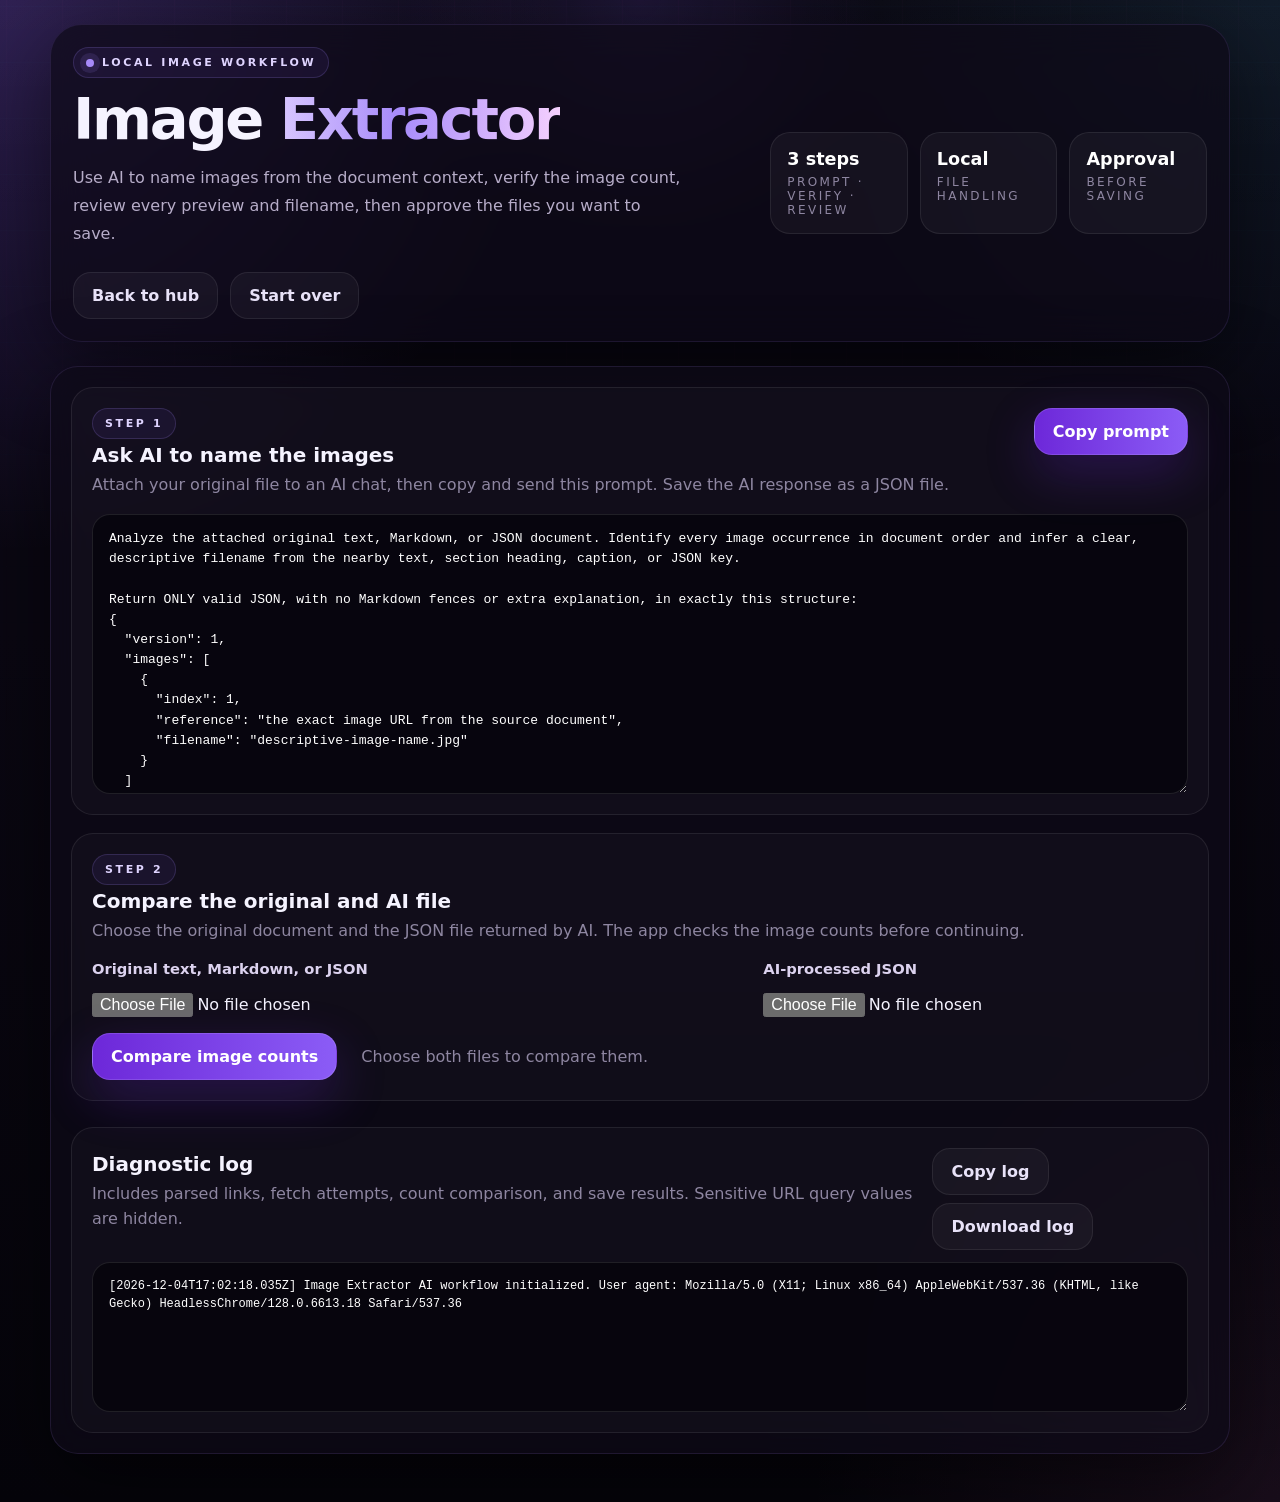
<file: image extractor.html>
<!DOCTYPE html>
<html lang="en">
<head>
    <meta charset="UTF-8">
    <meta name="viewport" content="width=device-width, initial-scale=1.0">
    <meta name="theme-color" content="#0a0712">
    <title>Image Extractor</title>
    <link rel="stylesheet" href="styles.css">
    <link rel="stylesheet" href="image-extractor.css">
</head>
<body>
    <div class="page">
        <header class="shell header">
            <section>
                <div class="eyebrow"><span class="dot"></span>Local image workflow</div>
                <h1 class="title">Image <span>Extractor</span></h1>
                <p class="lede">Use AI to name images from the document context, verify the image count, review every preview and filename, then approve the files you want to save.</p>
                <div class="actions">
                    <a class="btn btn-ghost soft-focus" href="index.html">Back to hub</a>
                    <button id="clearBtn" class="btn btn-ghost soft-focus" type="button">Start over</button>
                </div>
            </section>
            <aside class="stats" aria-label="Workflow summary">
                <div class="stat"><span class="value">3 steps</span><span class="label">Prompt · verify · review</span></div>
                <div class="stat"><span class="value">Local</span><span class="label">File handling</span></div>
                <div class="stat"><span class="value">Approval</span><span class="label">Before saving</span></div>
            </aside>
        </header>

        <main class="extractor-main">
            <section class="tool-interface extractor-shell">
                <section class="extractor-step" aria-labelledby="promptTitle">
                    <div class="extractor-step-head">
                        <div>
                            <div class="eyebrow">Step 1</div>
                            <h2 id="promptTitle">Ask AI to name the images</h2>
                            <p class="muted">Attach your original file to an AI chat, then copy and send this prompt. Save the AI response as a JSON file.</p>
                        </div>
                        <button id="copyPromptBtn" class="btn btn-primary soft-focus" type="button">Copy prompt</button>
                    </div>
                    <textarea id="aiPrompt" class="extractor-prompt" readonly aria-label="Prompt for AI image analysis">Analyze the attached original text, Markdown, or JSON document. Identify every image occurrence in document order and infer a clear, descriptive filename from the nearby text, section heading, caption, or JSON key.

Return ONLY valid JSON, with no Markdown fences or extra explanation, in exactly this structure:
{
  "version": 1,
  "images": [
    {
      "index": 1,
      "reference": "the exact image URL from the source document",
      "filename": "descriptive-image-name.jpg"
    }
  ]
}

Rules:
- Include only image occurrences: Markdown image syntax such as ![alt](URL), HTML <img src="URL"> tags, and image links with styling attached to the link. For bare URLs or ordinary Markdown links, include them only when the path has an image extension or the query clearly specifies an image format (such as fm=jpg or format=png).
- Do not include ordinary webpage links, video links, or other non-image URLs.
- Include one record per occurrence in the order it appears. If the same image URL appears twice, include it twice with different consecutive indexes.
- Set index to 1 for the first image and count up by 1 with no gaps.
- Copy each image URL into reference without Markdown, HTML, or styling syntax. Do not invent or alter URLs.
- Give each image a concise, useful filename based on the document context. Use a safe basename only: no folders or path separators.
- Include the correct image extension when it is clear from the URL; otherwise omit the extension and the app will add it after fetching.
- If the nearby context is unclear, use the closest meaningful heading or caption. Use image-001, image-002, etc. only when the document provides no useful naming clue.
- Return an empty images array if the document contains no images.</textarea>
                </section>

                <section class="extractor-step" aria-labelledby="compareTitle">
                    <div class="extractor-step-head">
                        <div>
                            <div class="eyebrow">Step 2</div>
                            <h2 id="compareTitle">Compare the original and AI file</h2>
                            <p class="muted">Choose the original document and the JSON file returned by AI. The app checks the image counts before continuing.</p>
                        </div>
                    </div>
                    <div class="extractor-controls">
                        <div class="field">
                            <label for="originalFile">Original text, Markdown, or JSON</label>
                            <input id="originalFile" type="file" accept=".txt,.md,.markdown,.json,text/plain,text/markdown,application/json">
                        </div>
                        <div class="field">
                            <label for="manifestFile">AI-processed JSON</label>
                            <input id="manifestFile" type="file" accept=".json,application/json,text/plain">
                        </div>
                    </div>
                    <div class="extractor-actions">
                        <button id="verifyBtn" class="btn btn-primary soft-focus" type="button" disabled>Compare image counts</button>
                        <span id="compareStatus" class="muted extractor-status" role="status" aria-live="polite">Choose both files to compare them.</span>
                    </div>
                    <div id="countSummary" class="extractor-count-summary" hidden></div>
                </section>

                <section id="reviewSection" class="extractor-step" aria-labelledby="reviewTitle" hidden>
                    <div class="extractor-step-head">
                        <div>
                            <div class="eyebrow">Step 3</div>
                            <h2 id="reviewTitle">Preview and approve</h2>
                            <p class="muted">Choose a destination, load the images, and check or edit each filename. Nothing is saved until you approve.</p>
                        </div>
                    </div>
                    <div class="extractor-controls extractor-review-controls">
                        <div class="field destination-field">
                            <label>Save destination</label>
                            <button id="folderBtn" class="btn btn-ghost soft-focus" type="button">Choose destination folder</button>
                            <span id="folderName" class="muted">Required before preview</span>
                        </div>
                        <div class="field extractor-review-buttons">
                            <label>Review actions</label>
                            <div class="extractor-actions">
                                <button id="previewBtn" class="btn btn-ghost soft-focus" type="button" disabled>Load image previews</button>
                                <button id="retryBtn" class="btn btn-ghost soft-focus" type="button" hidden>Retry failed fetches</button>
                                <button id="approveBtn" class="btn btn-primary soft-focus" type="button" disabled>Approve &amp; save</button>
                            </div>
                        </div>
                    </div>
                    <div id="reviewStatus" class="muted extractor-status" role="status" aria-live="polite">Choose a destination folder to begin previewing.</div>
                    <div class="panel-title extractor-results-title">
                        <h3>Image preview and filename</h3>
                        <span id="resultBadge" class="badge">Waiting for preview</span>
                    </div>
                    <div id="results" class="extractor-results" aria-live="polite"></div>
                </section>

                <section class="extractor-step extractor-log-panel" aria-labelledby="logTitle">
                    <div class="extractor-step-head">
                        <div>
                            <h2 id="logTitle">Diagnostic log</h2>
                            <p class="muted">Includes parsed links, fetch attempts, count comparison, and save results. Sensitive URL query values are hidden.</p>
                        </div>
                        <div class="extractor-log-actions">
                            <button id="copyLogBtn" class="btn btn-ghost soft-focus" type="button">Copy log</button>
                            <button id="downloadLogBtn" class="btn btn-ghost soft-focus" type="button">Download log</button>
                        </div>
                    </div>
                    <textarea id="diagnosticLog" class="extractor-log-output" readonly aria-label="Diagnostic log"></textarea>
                </section>
            </section>
        </main>
    </div>
    <script src="image-extractor.js"></script>
</body>
</html>
</file>
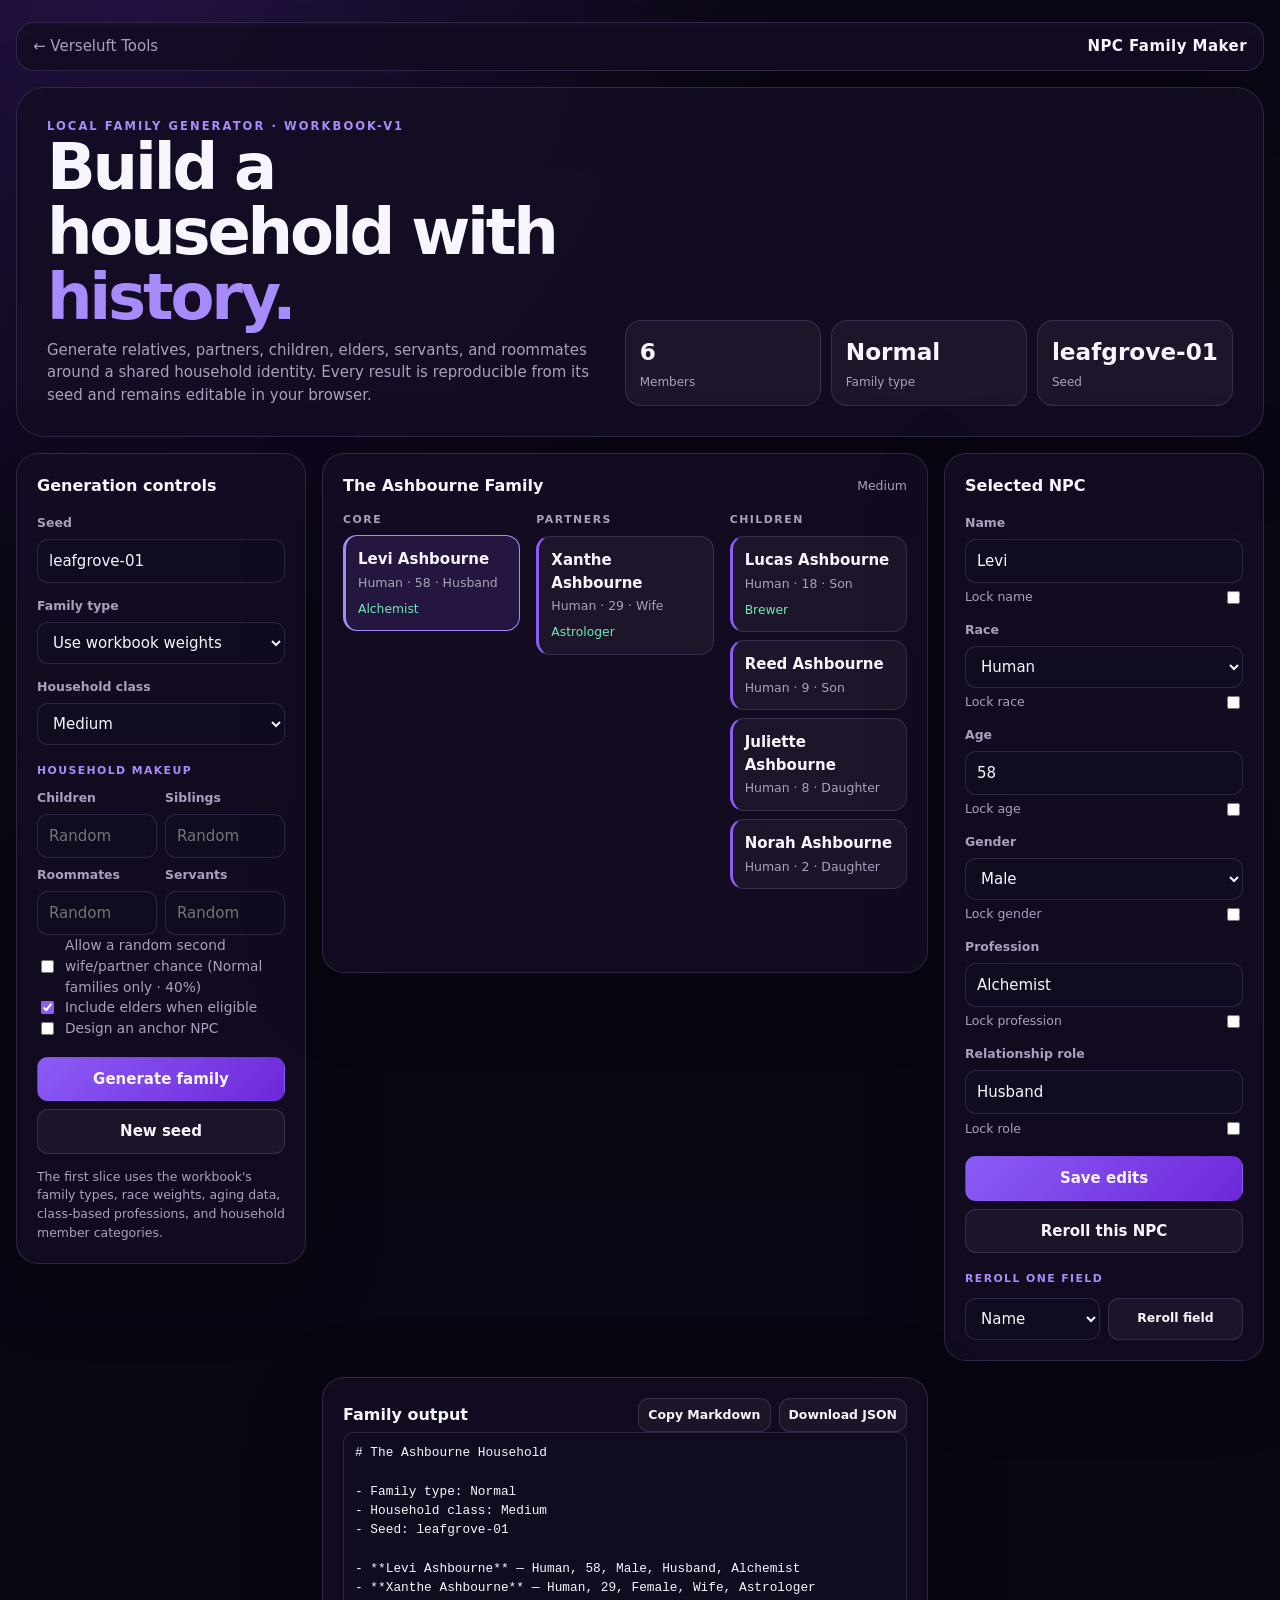
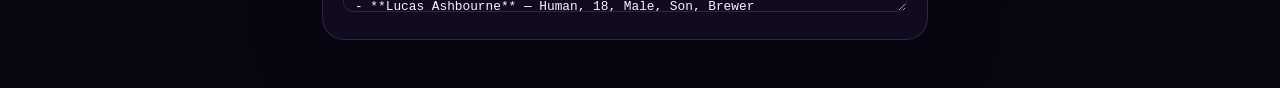
<file: npc-family-maker.html>
<!DOCTYPE html>
<html lang="en">
<head>
    <meta charset="UTF-8">
    <meta name="viewport" content="width=device-width, initial-scale=1.0">
    <meta name="theme-color" content="#080611">
    <title>NPC Family Maker</title>
    <link rel="stylesheet" href="npc-family-maker.css">
</head>
<body>
    <main class="fm-page">
        <nav class="fm-topbar" aria-label="Tool navigation">
            <a class="fm-back" href="index.html">← Verseluft Tools</a>
            <span class="fm-brand">NPC Family Maker</span>
        </nav>

        <section class="fm-hero">
            <div>
                <div class="fm-eyebrow">Local family generator · workbook-v1</div>
                <h1>Build a household with <span>history.</span></h1>
                <p class="fm-lede">Generate relatives, partners, children, elders, servants, and roommates around a shared household identity. Every result is reproducible from its seed and remains editable in your browser.</p>
            </div>
            <div class="fm-stat-grid" aria-label="Family summary">
                <div class="fm-stat"><span id="statMembers" class="fm-stat-value">0</span><span class="fm-stat-label">Members</span></div>
                <div class="fm-stat"><span id="statType" class="fm-stat-value">—</span><span class="fm-stat-label">Family type</span></div>
                <div class="fm-stat"><span id="statSeed" class="fm-stat-value">—</span><span class="fm-stat-label">Seed</span></div>
            </div>
        </section>

        <section class="fm-layout">
            <aside class="fm-panel" aria-label="Generation controls">
                <h2>Generation controls</h2>
                <div class="fm-field"><label for="seedInput">Seed</label><input id="seedInput" class="fm-input" type="text" value="leafgrove-01"></div>
                <div class="fm-field"><label for="familyType">Family type</label><select id="familyType" class="fm-select"><option value="random">Use workbook weights</option><option>Normal</option><option>Gay</option><option>Sibling</option><option>Roommate</option><option>Single</option></select></div>
                <div class="fm-field"><label for="householdClass">Household class</label><select id="householdClass" class="fm-select"><option>Lower</option><option selected>Medium</option><option>Upper</option></select></div>
                <div class="fm-section-label">Household makeup</div>
                <div class="fm-control-grid">
                    <div class="fm-field"><label for="childCount">Children</label><input id="childCount" class="fm-input" type="number" min="0" max="10" placeholder="Random"></div>
                    <div class="fm-field"><label for="siblingCount">Siblings</label><input id="siblingCount" class="fm-input" type="number" min="0" max="5" placeholder="Random"></div>
                    <div class="fm-field"><label for="roommateCount">Roommates</label><input id="roommateCount" class="fm-input" type="number" min="1" max="5" placeholder="Random"></div>
                    <div class="fm-field"><label for="servantCount">Servants</label><input id="servantCount" class="fm-input" type="number" min="0" max="7" placeholder="Random"></div>
                </div>
                <label class="fm-check"><input id="allowSecondWifeChance" type="checkbox"> Allow a random second wife/partner chance (Normal families only · 40%)</label>
                <label class="fm-check"><input id="includeElders" type="checkbox" checked> Include elders when eligible</label>
                <label class="fm-check"><input id="anchorEnabled" type="checkbox"> Design an anchor NPC</label>
                <div id="anchorFields" hidden>
                    <div class="fm-section-label">Anchor details</div>
                    <div class="fm-field"><label for="anchorName">Name</label><input id="anchorName" class="fm-input" placeholder="e.g. Elrohir"></div>
                    <div class="fm-field"><label for="anchorRace">Race</label><select id="anchorRace" class="fm-select"></select></div>
                    <div class="fm-field"><label for="anchorAge">Age</label><input id="anchorAge" class="fm-input" type="number" min="0" placeholder="Optional"></div>
                    <div class="fm-field"><label for="anchorGender">Gender</label><select id="anchorGender" class="fm-select"><option>Male</option><option>Female</option><option>Non-binary</option></select></div>
                    <div class="fm-field"><label for="anchorProfession">Profession</label><input id="anchorProfession" class="fm-input" placeholder="e.g. Retired blacksmith"></div>
                </div>
                <div class="fm-actions">
                    <button id="generateBtn" class="fm-btn fm-btn-primary" type="button">Generate family</button>
                    <button id="newSeedBtn" class="fm-btn" type="button">New seed</button>
                </div>
                <p class="fm-help" style="margin:14px 0 0;">The first slice uses the workbook's family types, race weights, aging data, class-based professions, and household member categories.</p>
            </aside>

            <section class="fm-panel fm-tree-panel" aria-label="Generated family">
                <div class="fm-tree-toolbar"><h2 id="familyTitle">Your household</h2><span id="familyFlags" class="fm-help">No family generated</span></div>
                <div id="familyTree" class="fm-tree"><div class="fm-empty">Generate a family to see the relationship tree.</div></div>
            </section>

            <aside class="fm-panel fm-inspector" aria-label="NPC inspector">
                <h2>Selected NPC</h2>
                <div id="inspectorEmpty" class="fm-empty">Select a member card to edit or reroll them.</div>
                <form id="inspectorForm" hidden>
                    <div class="fm-field"><label for="editName">Name</label><input id="editName" class="fm-input" type="text"><div class="fm-lock-row"><span>Lock name</span><input id="lockName" type="checkbox"></div></div>
                    <div class="fm-field"><label for="editRace">Race</label><select id="editRace" class="fm-select"></select><div class="fm-lock-row"><span>Lock race</span><input id="lockRace" type="checkbox"></div></div>
                    <div class="fm-field"><label for="editAge">Age</label><input id="editAge" class="fm-input" type="number" min="0"><div class="fm-lock-row"><span>Lock age</span><input id="lockAge" type="checkbox"></div></div>
                    <div class="fm-field"><label for="editGender">Gender</label><select id="editGender" class="fm-select"><option>Male</option><option>Female</option><option>Non-binary</option></select><div class="fm-lock-row"><span>Lock gender</span><input id="lockGender" type="checkbox"></div></div>
                    <div class="fm-field"><label for="editProfession">Profession</label><input id="editProfession" class="fm-input" type="text"><div class="fm-lock-row"><span>Lock profession</span><input id="lockProfession" type="checkbox"></div></div>
                    <div class="fm-field"><label for="editRole">Relationship role</label><input id="editRole" class="fm-input" type="text"><div class="fm-lock-row"><span>Lock role</span><input id="lockRole" type="checkbox"></div></div>
                    <div class="fm-actions"><button class="fm-btn fm-btn-primary" type="submit">Save edits</button><button id="rerollBtn" class="fm-btn" type="button">Reroll this NPC</button></div>
                    <div class="fm-section-label">Reroll one field</div>
                    <div class="fm-control-grid"><select id="rerollField" class="fm-select"><option value="firstName">Name</option><option value="race">Race</option><option value="age">Age</option><option value="gender">Gender</option><option value="profession">Profession</option></select><button id="rerollFieldBtn" class="fm-btn fm-btn-small" type="button">Reroll field</button></div>
                </form>
            </aside>

            <section class="fm-panel fm-output" aria-label="Family output">
                <div class="fm-output-head"><h2>Family output</h2><div class="fm-output-actions"><button id="copyBtn" class="fm-btn fm-btn-small" type="button">Copy Markdown</button><button id="downloadBtn" class="fm-btn fm-btn-small" type="button">Download JSON</button></div></div>
                <textarea id="outputText" class="fm-textarea" readonly placeholder="Your readable family output will appear here."></textarea>
                <div id="validationBox" class="fm-validation" hidden></div>
            </section>
        </section>
    </main>
    <div id="toast" class="fm-toast" role="status"></div>
    <script src="Data/npc-family-maker-data.js"></script>
    <script src="npc-family-maker-engine.js"></script>
    <script>
        (function () {
            'use strict';
            const engine = window.NpcFamilyMakerEngine;
            const $ = (id) => document.getElementById(id);
            let family = null;
            let selectedId = null;

            function escapeHtml(value) {
                return String(value ?? '').replace(/[&<>"']/g, (character) => ({ '&': '&amp;', '<': '&lt;', '>': '&gt;', '"': '&quot;', "'": '&#39;' }[character]));
            }

            function populateRaceOptions() {
                ['anchorRace', 'editRace'].forEach((id) => {
                    $(id).innerHTML = Object.keys(engine.RACES).map((race) => `<option>${race}</option>`).join('');
                });
            }

            function showToast(message) {
                const toast = $('toast');
                toast.textContent = message;
                toast.classList.add('is-visible');
                window.clearTimeout(showToast.timer);
                showToast.timer = window.setTimeout(() => toast.classList.remove('is-visible'), 1800);
            }

            function anchorFromForm() {
                if (!$('anchorEnabled').checked) return null;
                const ageValue = $('anchorAge').value.trim();
                return {
                    firstName: $('anchorName').value.trim() || undefined,
                    race: $('anchorRace').value,
                    age: ageValue ? Number(ageValue) : undefined,
                    gender: $('anchorGender').value,
                    profession: $('anchorProfession').value.trim() || undefined,
                    lockedFields: ['firstName', 'race', 'age', 'gender', 'profession']
                };
            }

            function generate() {
                const seed = $('seedInput').value.trim() || 'family-01';
                const optionalNumber = (id) => $(id).value.trim() === '' ? undefined : Number($(id).value);
                family = engine.buildFamily({
                    seed,
                    familyType: $('familyType').value,
                    householdClass: $('householdClass').value,
                    childCount: optionalNumber('childCount'),
                    siblingCount: optionalNumber('siblingCount'),
                    roommateCount: optionalNumber('roommateCount'),
                    servantCount: optionalNumber('servantCount'),
                    allowSecondWifeChance: $('allowSecondWifeChance').checked,
                    includeElders: $('includeElders').checked,
                    anchor: anchorFromForm()
                });
                selectedId = family.members[0]?.id || null;
                render();
            }

            function groupMembers() {
                const groups = { Core: [], Partners: [], Children: [], Elders: [], Siblings: [], Household: [] };
                family.members.forEach((member, index) => {
                    const role = member.relationshipRole;
                    if (index === 0) groups.Core.push(member);
                    else if (['Husband', 'Wife'].includes(role)) groups.Partners.push(member);
                    else if (['Son', 'Daughter'].includes(role)) groups.Children.push(member);
                    else if (role.includes('Grandfather') || role.includes('Grandmother') || role.includes("'s Father") || role.includes("'s Mother")) groups.Elders.push(member);
                    else if (['Brother', 'Sister'].includes(role)) groups.Siblings.push(member);
                    else groups.Household.push(member);
                });
                return groups;
            }

            function card(member) {
                const selected = member.id === selectedId ? ' is-selected' : '';
                const locked = member.lockedFields?.length ? `<span class="fm-badge">${member.lockedFields.length} locked</span>` : '';
                return `<button class="fm-card${selected}" type="button" data-member-id="${member.id}"><span class="fm-card-name">${escapeHtml(member.firstName)} ${escapeHtml(member.surname)}</span><span class="fm-card-meta">${escapeHtml(member.race)} · ${escapeHtml(member.age)} · ${escapeHtml(member.relationshipRole)}</span>${member.profession ? `<span class="fm-card-job">${escapeHtml(member.profession)}</span>` : ''}${locked}</button>`;
            }

            function renderTree() {
                const groups = groupMembers();
                $('familyTree').innerHTML = Object.entries(groups).filter(([, members]) => members.length).map(([title, members]) => `<div class="fm-group"><h3 class="fm-group-title">${title}</h3>${members.map(card).join('')}</div>`).join('');
                $('familyTree').querySelectorAll('[data-member-id]').forEach((button) => button.addEventListener('click', () => { selectedId = button.dataset.memberId; render(); }));
            }

            function renderInspector() {
                const member = family?.members.find((candidate) => candidate.id === selectedId);
                if (!member) { $('inspectorEmpty').hidden = false; $('inspectorForm').hidden = true; return; }
                $('inspectorEmpty').hidden = true;
                $('inspectorForm').hidden = false;
                $('editName').value = member.firstName;
                $('editRace').value = member.race;
                $('editAge').value = member.age;
                $('editGender').value = member.gender;
                $('editProfession').value = member.profession || '';
                $('editRole').value = member.relationshipRole;
                $('lockName').checked = member.lockedFields?.includes('firstName');
                $('lockRace').checked = member.lockedFields?.includes('race');
                $('lockAge').checked = member.lockedFields?.includes('age');
                $('lockGender').checked = member.lockedFields?.includes('gender');
                $('lockProfession').checked = member.lockedFields?.includes('profession');
                $('lockRole').checked = member.lockedFields?.includes('relationshipRole');
            }

            function render() {
                if (!family) return;
                $('statMembers').textContent = family.members.length;
                $('statType').textContent = family.familyType;
                $('statSeed').textContent = family.seed.length > 13 ? `${family.seed.slice(0, 12)}…` : family.seed;
                $('familyTitle').textContent = family.familyType === 'Roommate' ? 'Roommate household' : `The ${family.surname} Family`;
                const flags = [family.householdClass, family.flags.widow ? 'widowed' : '', family.flags.mixedRace ? 'mixed race' : '', family.flags.secondWife ? 'second wife branch' : ''].filter(Boolean);
                $('familyFlags').textContent = flags.join(' · ');
                renderTree();
                renderInspector();
                $('outputText').value = engine.toMarkdown(family);
                const validation = $('validationBox');
                validation.hidden = !family.validationIssues.length;
                validation.innerHTML = family.validationIssues.length ? `<strong>Validation notes</strong><br>${family.validationIssues.map(escapeHtml).join('<br>')}` : '';
                localStorage.setItem('npcFamilyMakerLastFamily', JSON.stringify(family));
            }

            $('anchorEnabled').addEventListener('change', () => { $('anchorFields').hidden = !$('anchorEnabled').checked; });
            $('generateBtn').addEventListener('click', generate);
            $('newSeedBtn').addEventListener('click', () => { $('seedInput').value = `family-${Date.now().toString(36)}`; generate(); });
            $('inspectorForm').addEventListener('submit', (event) => {
                event.preventDefault();
                const member = family.members.find((candidate) => candidate.id === selectedId);
                if (!member) return;
                const lockedFields = ['firstName', 'race', 'age', 'gender', 'profession', 'relationshipRole'].filter((field) => ({ firstName: $('lockName'), race: $('lockRace'), age: $('lockAge'), gender: $('lockGender'), profession: $('lockProfession'), relationshipRole: $('lockRole') }[field]).checked);
                family = engine.updateMember(family, selectedId, { firstName: $('editName').value.trim() || member.firstName, race: $('editRace').value, age: Number($('editAge').value) || 0, gender: $('editGender').value, profession: $('editProfession').value.trim(), relationshipRole: $('editRole').value.trim() || member.relationshipRole, lockedFields });
                render();
                showToast('NPC edits saved');
            });
            $('rerollBtn').addEventListener('click', () => { family = engine.rerollMember(family, selectedId); render(); showToast('NPC rerolled'); });
            $('rerollFieldBtn').addEventListener('click', () => {
                const field = $('rerollField').value;
                const member = family.members.find((candidate) => candidate.id === selectedId);
                if (member?.lockedFields?.includes(field)) { showToast('That field is locked'); return; }
                family = engine.rerollField(family, selectedId, field);
                render();
                showToast(`${field === 'firstName' ? 'Name' : field[0].toUpperCase() + field.slice(1)} rerolled`);
            });
            $('copyBtn').addEventListener('click', async () => { try { await navigator.clipboard.writeText($('outputText').value); showToast('Markdown copied'); } catch { $('outputText').select(); document.execCommand('copy'); showToast('Markdown copied'); } });
            $('downloadBtn').addEventListener('click', () => { const blob = new Blob([JSON.stringify(family, null, 2)], { type: 'application/json' }); const link = document.createElement('a'); link.href = URL.createObjectURL(blob); link.download = `${family.surname || 'npc-family'}-family.json`; link.click(); URL.revokeObjectURL(link.href); showToast('JSON downloaded'); });

            populateRaceOptions();
            try {
                const saved = JSON.parse(localStorage.getItem('npcFamilyMakerLastFamily') || 'null');
                if (saved?.members?.length) {
                    family = saved;
                    selectedId = family.members[0].id;
                    $('seedInput').value = family.seed;
                    $('familyType').value = family.familyType;
                    $('householdClass').value = family.householdClass;
                    render();
                } else generate();
            } catch { generate(); }
        }());
    </script>
</body>
</html>
</file>
<file: styles.css>
/* Shared dark hub / tool stylesheet for offline HTML utilities */
:root {
    color-scheme: dark;
    --bg-0: #05040a;
    --bg-1: #0a0712;
    --bg-2: #120d1f;
    --card: rgba(17, 13, 27, 0.82);
    --card-border: rgba(168, 139, 255, 0.14);
    --card-border-strong: rgba(168, 139, 255, 0.32);
    --text: #f5f3ff;
    --muted: #b7adc9;
    --muted-2: #8e86a1;
    --purple: #8b5cf6;
    --purple-2: #6d28d9;
    --purple-3: #4c1d95;
    --cyan: #4dd4ff;
    --pink: #ff7ad9;
    --shadow: 0 24px 80px rgba(0, 0, 0, 0.5);
    --max: 1180px;
    --font: "Segoe UI", "Inter", "Aptos", system-ui, -apple-system, BlinkMacSystemFont, sans-serif;
}

* {
    box-sizing: border-box;
}

html {
    scroll-behavior: smooth;
}

body {
    margin: 0;
    min-height: 100vh;
    font-family: var(--font);
    color: var(--text);
    background:
        radial-gradient(circle at top left, rgba(139, 92, 246, 0.28), transparent 28%),
        radial-gradient(circle at top right, rgba(77, 212, 255, 0.09), transparent 24%),
        radial-gradient(circle at bottom right, rgba(255, 122, 217, 0.08), transparent 24%),
        linear-gradient(180deg, #090712 0%, #0a0712 42%, #05040a 100%);
    overflow-x: hidden;
    animation: bgScroll 18s ease-in-out infinite alternate;
}

body::before {
    content: "";
    position: fixed;
    inset: -50px;
    pointer-events: none;
    background-image:
        linear-gradient(rgba(77, 212, 255, 0.12) 1px, transparent 1px),
        linear-gradient(90deg, rgba(255, 122, 217, 0.12) 1px, transparent 1px);
    background-size: 56px 56px;
    opacity: 0.18;
    transform: translate3d(0, 0, 0);
    animation: gridMove 24s linear infinite;
    mask-image: linear-gradient(180deg, rgba(0, 0, 0, 0.95), transparent 95%);
}

body::after {
    content: "";
    position: fixed;
    inset: 0;
    pointer-events: none;
    background:
        radial-gradient(circle at 50% 0%, rgba(139, 92, 246, 0.18), transparent 22%),
        linear-gradient(180deg, rgba(255, 255, 255, 0.02), transparent 32%);
    opacity: 0.8;
}

@keyframes bgScroll {
    0% { filter: hue-rotate(0deg); }
    100% { filter: hue-rotate(8deg); }
}

@keyframes gridMove {
    0% { transform: translate(0, 0); }
    100% { transform: translate(-50px, -50px); }
}

@keyframes buttonPulse {
    0% {
        transform: scale(1);
        box-shadow: 0 0 12px rgba(139, 92, 246, 0.32), 0 0 0 rgba(77, 212, 255, 0);
    }
    50% {
        transform: scale(1.02);
        box-shadow: 0 0 28px rgba(77, 212, 255, 0.34), 0 0 18px rgba(255, 122, 217, 0.2);
    }
    100% {
        transform: scale(1);
        box-shadow: 0 0 12px rgba(139, 92, 246, 0.32), 0 0 0 rgba(77, 212, 255, 0);
    }
}

@keyframes fadeIn {
    from {
        opacity: 0;
        transform: translateY(10px);
    }
    to {
        opacity: 1;
        transform: translateY(0);
    }
}

::selection {
    background: rgba(139, 92, 246, 0.35);
    color: #fff;
}

a {
    color: inherit;
    text-decoration: none;
}

button,
input,
textarea,
select {
    font: inherit;
}

code {
    font-family: "Consolas", "Courier New", monospace;
}

::-webkit-scrollbar {
    width: 10px;
    height: 10px;
}

::-webkit-scrollbar-track {
    background: #0a0712;
}

::-webkit-scrollbar-thumb {
    background: linear-gradient(180deg, #4c1d95, #8b5cf6);
    border: 2px solid #0a0712;
    border-radius: 999px;
}

.page {
    position: relative;
    z-index: 1;
    width: min(var(--max), calc(100% - 32px));
    margin: 0 auto;
    padding: 24px 0 48px;
}

.container {
    width: min(var(--max), calc(100% - 32px));
    margin: 0 auto;
}

.shell,
.tool-interface,
.panel,
.dialog {
    background: rgba(15, 11, 24, 0.72);
    border: 1px solid rgba(165, 129, 255, 0.12);
    backdrop-filter: blur(20px);
    box-shadow: var(--shadow);
}

.header {
    border-radius: 32px;
    padding: 22px;
    display: grid;
    gap: 18px;
    grid-template-columns: 1.4fr 0.9fr;
    align-items: center;
}

.eyebrow {
    display: inline-flex;
    align-items: center;
    gap: 8px;
    padding: 8px 12px;
    border: 1px solid rgba(168, 139, 255, 0.18);
    border-radius: 999px;
    background: rgba(139, 92, 246, 0.08);
    color: #dfd4ff;
    text-transform: uppercase;
    letter-spacing: 0.24em;
    font-size: 11px;
    font-weight: 800;
}

.dot {
    width: 8px;
    height: 8px;
    border-radius: 50%;
    background: #a78bfa;
    box-shadow: 0 0 0 6px rgba(167, 139, 250, 0.12);
}

h1,
h2,
h3,
p {
    margin: 0;
}

.title {
    margin-top: 14px;
    font-size: clamp(2rem, 5vw, 3.6rem);
    line-height: 0.98;
    letter-spacing: -0.04em;
    font-weight: 900;
}

.title span {
    background: linear-gradient(90deg, #d8c6ff 0%, #a78bfa 42%, #f5d0fe 100%);
    -webkit-background-clip: text;
    background-clip: text;
    color: transparent;
}

.lede {
    margin-top: 16px;
    max-width: 60ch;
    color: var(--muted);
    line-height: 1.75;
    font-size: 1rem;
}

.actions,
.form-actions {
    display: flex;
    flex-wrap: wrap;
    gap: 12px;
}

.actions {
    margin-top: 24px;
}

.btn,
button {
    border: 1px solid rgba(255, 255, 255, 0.08);
    border-radius: 18px;
    padding: 13px 18px;
    cursor: pointer;
    transition: transform 180ms ease, border-color 180ms ease, background 180ms ease, box-shadow 180ms ease;
    display: inline-flex;
    align-items: center;
    justify-content: center;
    gap: 10px;
    font-weight: 700;
}

.btn:hover,
.btn:focus-visible,
button:hover,
button:focus-visible {
    transform: translateY(-2px);
    outline: none;
}

.btn-primary,
button.btn-primary {
    background: linear-gradient(90deg, var(--purple-2), var(--purple));
    color: white;
    border-color: rgba(216, 198, 255, 0.18);
    box-shadow: 0 18px 50px rgba(109, 40, 217, 0.28);
    animation: buttonPulse 3s ease-in-out infinite;
}

.btn-primary:hover,
.btn-primary:focus-visible,
button.btn-primary:hover,
button.btn-primary:focus-visible {
    border-color: rgba(216, 198, 255, 0.28);
    box-shadow: 0 20px 56px rgba(109, 40, 217, 0.34);
}

.btn-ghost,
button.btn-ghost {
    background: rgba(255, 255, 255, 0.04);
    color: #e8e2f8;
}

.btn-ghost:hover,
.btn-ghost:focus-visible,
button.btn-ghost:hover,
button.btn-ghost:focus-visible {
    background: rgba(255, 255, 255, 0.06);
    border-color: rgba(168, 139, 255, 0.24);
}

.stats {
    display: grid;
    gap: 12px;
    grid-template-columns: repeat(3, minmax(0, 1fr));
}

.stat {
    padding: 16px;
    border-radius: 20px;
    border: 1px solid rgba(255, 255, 255, 0.08);
    background: rgba(255, 255, 255, 0.04);
}

.stat .value {
    display: block;
    font-size: 1.1rem;
    font-weight: 800;
    color: #fff;
}

.stat .label {
    display: block;
    margin-top: 6px;
    color: var(--muted-2);
    font-size: 0.75rem;
    text-transform: uppercase;
    letter-spacing: 0.2em;
}

.controls {
    margin-top: 28px;
    display: grid;
    grid-template-columns: 1fr auto;
    gap: 14px;
    align-items: end;
}

.panel,
.tool-interface {
    border-radius: 28px;
    padding: 20px;
    border: 1px solid rgba(168, 139, 255, 0.12);
}

.tool-interface {
    display: flex;
    flex-direction: column;
    gap: 1.5rem;
}

.panel-title {
    display: flex;
    align-items: center;
    justify-content: space-between;
    gap: 12px;
    margin-bottom: 14px;
}

.panel-title h3 {
    font-size: 1.02rem;
    font-weight: 800;
}

.badge {
    padding: 7px 11px;
    border-radius: 999px;
    background: rgba(139, 92, 246, 0.12);
    color: #ddd3ff;
    border: 1px solid rgba(168, 139, 255, 0.16);
    font-size: 11px;
    font-weight: 800;
    text-transform: uppercase;
    letter-spacing: 0.2em;
}

.search,
input[type="text"],
input[type="url"],
input[type="search"],
textarea,
select {
    width: 100%;
    border: 1px solid rgba(255, 255, 255, 0.1);
    background: rgba(5, 4, 10, 0.72);
    color: white;
    border-radius: 18px;
    padding: 14px 16px;
    outline: none;
    transition: border-color 160ms ease, box-shadow 160ms ease, background 160ms ease;
}

textarea {
    min-height: 200px;
    resize: vertical;
}

.search::placeholder,
input::placeholder,
textarea::placeholder {
    color: #8f87a5;
}

.search:focus,
input:focus,
textarea:focus,
select:focus {
    border-color: rgba(168, 139, 255, 0.35);
    box-shadow: 0 0 0 4px rgba(139, 92, 246, 0.14);
    background: rgba(5, 4, 10, 0.84);
}

.input-group,
.field {
    display: flex;
    flex-direction: column;
    gap: 0.5rem;
}

.input-group label,
.field label {
    color: #dcd2ef;
    font-size: 0.92rem;
    font-weight: 700;
}

.helper-grid {
    display: grid;
    gap: 12px;
    grid-template-columns: repeat(2, minmax(0, 1fr));
    margin-top: 14px;
}

.helper-card {
    border-radius: 18px;
    padding: 14px 15px;
    border: 1px solid rgba(255, 255, 255, 0.08);
    background: rgba(255, 255, 255, 0.03);
}

.helper-card .small {
    color: var(--muted-2);
    font-size: 0.76rem;
    text-transform: uppercase;
    letter-spacing: 0.18em;
}

.helper-card .big {
    margin-top: 6px;
    font-size: 0.96rem;
    font-weight: 700;
}

.section-head {
    margin-top: 26px;
    margin-bottom: 14px;
    display: flex;
    justify-content: space-between;
    align-items: end;
    gap: 14px;
}

.section-head h3 {
    font-size: 1.5rem;
    font-weight: 850;
    letter-spacing: -0.03em;
}

.section-head p,
.muted,
.muted-note,
.tool-interface small {
    color: var(--muted-2);
}

.grid {
    display: grid;
    gap: 16px;
    grid-template-columns: repeat(12, minmax(0, 1fr));
}

.card,
.tool-card {
    grid-column: span 4;
    display: block;
    position: relative;
    overflow: hidden;
    border-radius: 26px;
    border: 1px solid var(--card-border);
    background: var(--card);
    padding: 18px;
    box-shadow: 0 16px 40px rgba(0, 0, 0, 0.22);
    transition: transform 180ms ease, border-color 180ms ease, box-shadow 180ms ease;
}

.card:hover,
.card:focus-visible,
.tool-card:hover,
.tool-card:focus-visible {
    transform: translateY(-4px);
    border-color: var(--card-border-strong);
    box-shadow: 0 22px 54px rgba(0, 0, 0, 0.36);
    outline: none;
}

.card::before,
.tool-card::before {
    content: "";
    position: absolute;
    inset: 0;
    background: linear-gradient(135deg, rgba(139, 92, 246, 0.16), rgba(77, 212, 255, 0.06) 45%, transparent 75%);
    opacity: 0;
    transition: opacity 180ms ease;
}

.card:hover::before,
.card:focus-visible::before,
.tool-card:hover::before,
.tool-card:focus-visible::before {
    opacity: 1;
}

.card-top {
    position: relative;
    display: flex;
    align-items: start;
    justify-content: space-between;
    gap: 14px;
}

.icon {
    width: 56px;
    height: 56px;
    border-radius: 18px;
    display: grid;
    place-items: center;
    background: rgba(139, 92, 246, 0.1);
    border: 1px solid rgba(168, 139, 255, 0.15);
    color: #f0eaff;
    font-weight: 900;
    letter-spacing: 0.06em;
}

.pill {
    padding: 7px 10px;
    border-radius: 999px;
    background: rgba(255, 255, 255, 0.05);
    border: 1px solid rgba(255, 255, 255, 0.08);
    color: #ded7f2;
    font-size: 11px;
    font-weight: 800;
    text-transform: uppercase;
    letter-spacing: 0.18em;
}

.card h4,
.tool-card h3 {
    position: relative;
    margin-top: 16px;
    font-size: 1.1rem;
    font-weight: 850;
    letter-spacing: -0.02em;
}

.card p,
.tool-card p {
    position: relative;
    margin-top: 8px;
    color: var(--muted);
    line-height: 1.6;
    font-size: 0.95rem;
}

.launch {
    position: relative;
    display: inline-flex;
    align-items: center;
    gap: 10px;
    margin-top: 18px;
    color: #d5c4ff;
    font-weight: 700;
}

.launch svg {
    transition: transform 180ms ease;
}

.card:hover .launch svg,
.card:focus-visible .launch svg {
    transform: translateX(3px);
}

.empty {
    grid-column: 1 / -1;
    padding: 34px;
    text-align: center;
    border-radius: 26px;
    border: 1px dashed rgba(255, 255, 255, 0.12);
    background: rgba(255, 255, 255, 0.03);
}

.empty .orb {
    width: 64px;
    height: 64px;
    margin: 0 auto 14px;
    border-radius: 20px;
    display: grid;
    place-items: center;
    background: rgba(139, 92, 246, 0.12);
    color: #f0eaff;
    font-size: 1.8rem;
}

.modal {
    position: fixed;
    inset: 0;
    display: none;
    align-items: center;
    justify-content: center;
    padding: 18px;
    background: rgba(0, 0, 0, 0.72);
    backdrop-filter: blur(8px);
    z-index: 20;
}

.modal.open {
    display: flex;
}

.dialog {
    width: min(100%, 560px);
    border-radius: 28px;
    padding: 22px;
    border: 1px solid rgba(168, 139, 255, 0.14);
    background: rgba(12, 10, 20, 0.96);
    box-shadow: var(--shadow);
}

.dialog-head {
    display: flex;
    align-items: start;
    justify-content: space-between;
    gap: 14px;
}

.dialog-head h2 {
    margin: 0;
    font-size: 1.5rem;
    font-weight: 850;
}

.dialog-head p {
    margin-top: 6px;
    color: var(--muted-2);
    font-size: 0.95rem;
}

.close {
    background: rgba(255, 255, 255, 0.04);
    color: #e8e2f8;
    border: 1px solid rgba(255, 255, 255, 0.08);
    border-radius: 14px;
    padding: 10px 12px;
    cursor: pointer;
}

.form {
    margin-top: 18px;
    display: grid;
    gap: 14px;
}

.field label {
    display: block;
    margin-bottom: 8px;
    color: #dcd2ef;
    font-size: 0.92rem;
    font-weight: 700;
}

.form-actions {
    display: flex;
    justify-content: end;
    gap: 10px;
    flex-wrap: wrap;
    margin-top: 8px;
}

.muted-note {
    margin-top: 14px;
    font-size: 0.9rem;
}

.soft-focus:focus-visible {
    outline: none;
    box-shadow: 0 0 0 4px rgba(139, 92, 246, 0.18);
}

.fade-in {
    animation: fadeIn 420ms ease both;
}

.glass {
    background: rgba(15, 11, 24, 0.72);
    border: 1px solid rgba(165, 129, 255, 0.12);
    backdrop-filter: blur(20px);
    box-shadow: var(--shadow);
}

.text-gradient {
    background: linear-gradient(90deg, #d8c6ff 0%, #a78bfa 42%, #f5d0fe 100%);
    -webkit-background-clip: text;
    background-clip: text;
    color: transparent;
}

.grid-shell {
    display: grid;
    gap: 16px;
    grid-template-columns: repeat(12, minmax(0, 1fr));
}

.tool-interface header,
.tool-interface .input-group,
.tool-interface .result-box,
.tool-interface .input-group label {
    position: relative;
}

.tool-interface label {
    color: #dcd2ef;
    font-size: 0.92rem;
    font-weight: 700;
}

.tool-interface .result-box {
    background: rgba(5, 4, 10, 0.78);
    color: #dcecff;
    border-radius: 18px;
    border: 1px solid rgba(255, 255, 255, 0.1);
    padding: 16px;
    min-height: 250px;
    white-space: pre-wrap;
    overflow-x: auto;
    box-shadow: inset 0 0 0 1px rgba(77, 212, 255, 0.06);
}

.tool-interface textarea {
    min-height: 200px;
}

.converter-shell {
    display: grid;
    gap: 16px;
}

.converter-dropzone {
    border: 1px dashed rgba(168, 139, 255, 0.24);
    border-radius: 24px;
    background: rgba(255, 255, 255, 0.03);
    padding: 24px;
    text-align: center;
    transition: border-color 160ms ease, transform 160ms ease, background 160ms ease;
}

.converter-dropzone.dragover {
    border-color: rgba(77, 212, 255, 0.55);
    background: rgba(77, 212, 255, 0.06);
    transform: translateY(-2px);
}

.converter-dropzone strong {
    display: block;
    font-size: 1.05rem;
    margin-bottom: 8px;
}

.converter-meta {
    display: flex;
    flex-wrap: wrap;
    gap: 12px;
    align-items: center;
}

.converter-inline {
    display: grid;
    grid-template-columns: 1fr auto;
    gap: 12px;
    align-items: end;
}

.converter-source-row {
    grid-template-columns: minmax(0, 1fr) auto auto;
}

.converter-list {
    display: grid;
    gap: 12px;
}

.converter-item {
    display: grid;
    gap: 14px;
    grid-template-columns: 72px 1fr auto;
    align-items: center;
    padding: 14px;
    border-radius: 20px;
    background: rgba(255, 255, 255, 0.04);
    border: 1px solid rgba(255, 255, 255, 0.08);
}

.converter-thumb {
    width: 72px;
    height: 72px;
    border-radius: 16px;
    overflow: hidden;
    background: rgba(5, 4, 10, 0.88);
    border: 1px solid rgba(255, 255, 255, 0.08);
    display: grid;
    place-items: center;
}

.converter-thumb img {
    width: 100%;
    height: 100%;
    object-fit: cover;
    display: block;
}

.converter-info {
    min-width: 0;
}

.converter-info .name {
    font-weight: 800;
    margin-bottom: 4px;
    word-break: break-word;
}

.converter-info .sub {
    color: var(--muted-2);
    font-size: 0.9rem;
    word-break: break-word;
}

.converter-actions {
    display: flex;
    flex-wrap: wrap;
    gap: 10px;
    justify-content: end;
}

.converter-preview {
    display: flex;
    gap: 12px;
    flex-wrap: wrap;
}

.converter-quality {
    display: grid;
    gap: 8px;
}

.converter-quality input[type="range"] {
    width: 100%;
    padding: 0;
    border-radius: 999px;
    accent-color: var(--purple);
}

@media (max-width: 960px) {
    .header {
        grid-template-columns: 1fr;
    }

    .card,
    .tool-card {
        grid-column: span 6;
    }
}

@media (max-width: 720px) {
    .page,
    .container {
        width: min(100%, calc(100% - 20px));
    }

    .page {
        padding-top: 10px;
    }

    .header,
    .panel,
    .dialog,
    .tool-interface {
        border-radius: 24px;
    }

    .controls,
    .section-head {
        grid-template-columns: 1fr;
        display: grid;
        align-items: start;
    }

    .stats,
    .helper-grid {
        grid-template-columns: 1fr;
    }

    .card,
    .tool-card {
        grid-column: 1 / -1;
    }

    .converter-item {
        grid-template-columns: 1fr;
    }

    .converter-inline,
    .converter-source-row {
        grid-template-columns: 1fr;
    }

    .converter-actions {
        justify-content: start;
    }

    .actions,
    .form-actions {
        flex-direction: column;
        align-items: stretch;
    }
}
</file>
<file: civil-registry-maker.css>
:root {
    color-scheme: dark;
    --bg: #080611;
    --panel: #141021;
    --panel-2: #1a1429;
    --line: rgba(255,255,255,.1);
    --text: #f7f2ff;
    --muted: #b9adc9;
    --accent: #d8a4ff;
    --accent-strong: #a96be8;
    --danger: #ff9d9d;
}

* { box-sizing: border-box; }
body { margin: 0; min-width: 320px; background: radial-gradient(circle at 10% 0%, #211039 0, transparent 35%), var(--bg); color: var(--text); font: 15px/1.5 Inter, ui-sans-serif, system-ui, sans-serif; }
button, input, select, textarea { font: inherit; }
button, select, input, textarea { border: 1px solid var(--line); border-radius: 10px; }
button { cursor: pointer; }
.cr-page { width: min(1240px, calc(100% - 32px)); margin: 0 auto; padding: 24px 0 64px; }
.cr-topbar { display: flex; align-items: center; justify-content: space-between; gap: 16px; margin-bottom: 36px; }
.cr-back { color: var(--muted); text-decoration: none; }
.cr-brand { color: var(--accent); font-weight: 700; letter-spacing: .08em; text-transform: uppercase; }
.cr-hero { display: flex; justify-content: space-between; gap: 32px; margin-bottom: 28px; }
.cr-eyebrow { color: var(--accent); font-size: 12px; letter-spacing: .14em; text-transform: uppercase; }
h1, h2, h3, p { margin-top: 0; }
h1 { max-width: 700px; margin-bottom: 10px; font-size: clamp(32px, 5vw, 58px); line-height: 1.03; }
h1 span { color: var(--accent); }
.cr-lede { max-width: 690px; color: var(--muted); font-size: 17px; }
.cr-stat-grid { display: flex; gap: 10px; align-items: flex-start; }
.cr-stat { min-width: 98px; padding: 14px; border: 1px solid var(--line); border-radius: 14px; background: rgba(255,255,255,.04); }
.cr-stat-value, .cr-stat-label { display: block; }
.cr-stat-value { color: var(--accent); font-size: 24px; font-weight: 700; }
.cr-stat-label { color: var(--muted); font-size: 12px; }
.cr-layout { display: grid; grid-template-columns: 340px 1fr; gap: 18px; }
.cr-panel { padding: 20px; border: 1px solid var(--line); border-radius: 18px; background: linear-gradient(145deg, rgba(255,255,255,.06), rgba(255,255,255,.025)); box-shadow: 0 18px 50px rgba(0,0,0,.2); }
.cr-panel-wide { grid-column: 1 / -1; }
.cr-field { margin-bottom: 14px; }
.cr-field label, .cr-section-label { display: block; margin-bottom: 6px; color: var(--muted); font-size: 12px; font-weight: 700; letter-spacing: .06em; text-transform: uppercase; }
.cr-input, .cr-select, .cr-textarea { width: 100%; padding: 10px 12px; color: var(--text); background: var(--panel); }
.cr-textarea { min-height: 200px; resize: vertical; }
.cr-help { color: var(--muted); font-size: 13px; }
.cr-class-grid { display: grid; grid-template-columns: repeat(3, 1fr); gap: 8px; }
.cr-race-weights { display: grid; grid-template-columns: repeat(2, minmax(0, 1fr)); gap: 8px; max-height: 290px; overflow-y: auto; margin: 0 0 12px; padding: 10px; border: 1px solid var(--line); border-radius: 12px; background: rgba(0,0,0,.12); }
.cr-race-weight { display: grid; grid-template-columns: minmax(0, 1fr) 74px; align-items: center; gap: 8px; color: var(--muted); font-size: 12px; }
.cr-race-weight .cr-input { min-width: 0; padding: 7px 8px; }
.cr-anchor-grid { display: grid; gap: 10px; }
.cr-actions { display: flex; flex-wrap: wrap; gap: 10px; margin-top: 18px; }
.cr-btn { padding: 10px 14px; color: var(--text); background: var(--panel-2); }
.cr-btn-primary { border-color: transparent; color: #1d1026; background: linear-gradient(135deg, var(--accent), var(--accent-strong)); font-weight: 800; }
.cr-check { display: flex; gap: 9px; align-items: flex-start; margin: 12px 0; color: var(--muted); font-size: 13px; }
.cr-stepper { display: flex; gap: 8px; margin-bottom: 18px; }
.cr-step { flex: 1; padding: 9px; border: 1px solid var(--line); border-radius: 10px; color: var(--muted); font-size: 12px; text-align: center; }
.cr-step.is-active { border-color: var(--accent); color: var(--accent); background: rgba(216,164,255,.08); }
.cr-step-panel[hidden] { display: none; }
.cr-step-actions { display: flex; justify-content: space-between; gap: 10px; margin-top: 16px; }
.cr-validation { margin-top: 12px; padding: 12px; border: 1px solid rgba(255,157,157,.35); border-radius: 10px; color: var(--danger); background: rgba(255,157,157,.08); }
.cr-output { width: 100%; min-height: 560px; padding: 16px; border: 1px solid var(--line); border-radius: 12px; color: #f1e8f7; background: #0d0915; font: 13px/1.7 ui-monospace, SFMono-Regular, Consolas, monospace; resize: vertical; }
.cr-output-head { display: flex; align-items: center; justify-content: space-between; gap: 14px; }
.cr-history-list { display: grid; gap: 10px; }
.cr-history-empty { color: var(--muted); }
.cr-history-item { display: flex; align-items: center; justify-content: space-between; gap: 14px; padding: 12px 14px; border: 1px solid var(--line); border-radius: 12px; background: rgba(255,255,255,.03); }
.cr-history-meta { color: var(--muted); font-size: 13px; }
.cr-history-actions { display: flex; gap: 8px; flex-shrink: 0; }
@media (max-width: 850px) { .cr-hero { display: block; } .cr-stat-grid { margin-top: 18px; } .cr-layout { grid-template-columns: 1fr; } .cr-panel-wide { grid-column: auto; } }
@media (max-width: 480px) { .cr-race-weights { grid-template-columns: 1fr; } }
</file>
<file: CSV Editor.css>
:root {
    color-scheme: dark;
    --bg-0: #050816;
    --bg-1: #0a1022;
    --bg-2: #101a33;
    --panel: rgba(11, 16, 32, 0.84);
    --panel-2: rgba(16, 24, 46, 0.9);
    --line: rgba(148, 163, 184, 0.18);
    --line-strong: rgba(96, 165, 250, 0.35);
    --text: #edf2ff;
    --muted: #9aa8c7;
    --accent: #5eead4;
    --accent-2: #60a5fa;
    --danger: #fb7185;
    --shadow: 0 24px 70px rgba(0, 0, 0, 0.45);
    --radius-xl: 28px;
    --radius-lg: 20px;
    --radius-md: 14px;
    --font: "Segoe UI", "Inter", "Aptos", system-ui, -apple-system, BlinkMacSystemFont, sans-serif;
}

* {
    box-sizing: border-box;
}

html {
    scroll-behavior: smooth;
}

body {
    margin: 0;
    min-height: 100vh;
    font-family: var(--font);
    color: var(--text);
    background:
        radial-gradient(circle at top left, rgba(96, 165, 250, 0.18), transparent 28%),
        radial-gradient(circle at top right, rgba(94, 234, 212, 0.1), transparent 22%),
        radial-gradient(circle at bottom, rgba(251, 113, 133, 0.08), transparent 24%),
        linear-gradient(180deg, var(--bg-0), var(--bg-1) 45%, #040711 100%);
    overflow-x: hidden;
}

body::before {
    content: "";
    position: fixed;
    inset: 0;
    pointer-events: none;
    background-image:
        linear-gradient(rgba(148, 163, 184, 0.07) 1px, transparent 1px),
        linear-gradient(90deg, rgba(148, 163, 184, 0.07) 1px, transparent 1px);
    background-size: 58px 58px;
    opacity: 0.22;
    mask-image: linear-gradient(180deg, rgba(0, 0, 0, 0.95), transparent 96%);
}

a {
    color: inherit;
    text-decoration: none;
}

button,
input,
select {
    font: inherit;
}

button {
    border: 0;
}

.page-shell {
    width: min(1380px, calc(100% - 32px));
    margin: 0 auto;
    padding: 28px 0 40px;
}

.hero,
.panel {
    background: var(--panel);
    border: 1px solid var(--line);
    box-shadow: var(--shadow);
    backdrop-filter: blur(18px);
}

.hero {
    border-radius: var(--radius-xl);
    padding: 24px;
    display: grid;
    gap: 20px;
    grid-template-columns: 1.3fr 0.9fr;
    align-items: end;
}

.eyebrow {
    display: inline-flex;
    align-items: center;
    gap: 8px;
    padding: 8px 12px;
    border-radius: 999px;
    background: rgba(96, 165, 250, 0.12);
    border: 1px solid rgba(96, 165, 250, 0.16);
    text-transform: uppercase;
    letter-spacing: 0.22em;
    font-size: 11px;
    font-weight: 800;
    color: #d9e8ff;
}

.hero h1 {
    margin: 14px 0 0;
    font-size: clamp(2.1rem, 5vw, 4.2rem);
    line-height: 0.98;
    letter-spacing: -0.05em;
    font-weight: 900;
}

.lede {
    margin: 16px 0 0;
    max-width: 62ch;
    color: var(--muted);
    line-height: 1.8;
}

.hero-stats {
    display: grid;
    gap: 12px;
    grid-template-columns: repeat(3, minmax(0, 1fr));
}

.stat-card {
    padding: 18px;
    border-radius: 20px;
    background: linear-gradient(180deg, rgba(15, 21, 42, 0.94), rgba(8, 13, 26, 0.94));
    border: 1px solid rgba(148, 163, 184, 0.14);
}

.stat-value {
    display: block;
    font-size: 2rem;
    font-weight: 900;
    line-height: 1;
    letter-spacing: -0.04em;
}

.stat-label {
    display: block;
    margin-top: 8px;
    color: var(--muted);
    font-size: 0.86rem;
}

.layout {
    margin-top: 20px;
    display: grid;
    grid-template-columns: 360px minmax(0, 1fr);
    gap: 20px;
}

.panel {
    border-radius: var(--radius-xl);
    padding: 20px;
}

.panel-head {
    display: flex;
    align-items: flex-start;
    justify-content: space-between;
    gap: 14px;
    margin-bottom: 18px;
}

.panel-head h2 {
    margin: 0;
    font-size: 1.2rem;
    font-weight: 850;
}

.panel-head p {
    margin: 8px 0 0;
    color: var(--muted);
    line-height: 1.6;
    font-size: 0.92rem;
}

.ghost-btn,
.primary-btn,
.secondary-btn,
.danger-btn {
    display: inline-flex;
    align-items: center;
    justify-content: center;
    gap: 8px;
    min-height: 42px;
    padding: 0 14px;
    border-radius: 14px;
    font-weight: 750;
    cursor: pointer;
    transition: transform 160ms ease, box-shadow 160ms ease, border-color 160ms ease, background 160ms ease, opacity 160ms ease;
}

.ghost-btn:hover,
.primary-btn:hover,
.secondary-btn:hover,
.danger-btn:hover,
.ghost-btn:focus-visible,
.primary-btn:focus-visible,
.secondary-btn:focus-visible,
.danger-btn:focus-visible {
    transform: translateY(-1px);
    outline: none;
}

.ghost-btn {
    color: #d8e4ff;
    background: rgba(148, 163, 184, 0.08);
    border: 1px solid rgba(148, 163, 184, 0.16);
}

.primary-btn {
    color: #02140f;
    background: linear-gradient(90deg, #5eead4, #60a5fa);
    box-shadow: 0 12px 24px rgba(96, 165, 250, 0.22);
}

.secondary-btn {
    color: #e4efff;
    background: rgba(96, 165, 250, 0.12);
    border: 1px solid rgba(96, 165, 250, 0.18);
}

.danger-btn {
    color: #ffe8ee;
    background: rgba(251, 113, 133, 0.12);
    border: 1px solid rgba(251, 113, 133, 0.2);
}

.drop-zone {
    display: grid;
    place-items: center;
    gap: 8px;
    padding: 28px 18px;
    border-radius: 24px;
    border: 1px dashed rgba(96, 165, 250, 0.28);
    background: linear-gradient(180deg, rgba(15, 23, 42, 0.92), rgba(8, 13, 26, 0.92));
    text-align: center;
    cursor: pointer;
    transition: border-color 160ms ease, background 160ms ease, transform 160ms ease;
}

.drop-zone:hover,
.drop-zone.dragging {
    border-color: rgba(94, 234, 212, 0.5);
    background: linear-gradient(180deg, rgba(15, 31, 45, 0.96), rgba(8, 18, 28, 0.96));
    transform: translateY(-1px);
}

.drop-zone input {
    display: none;
}

.drop-icon {
    width: 72px;
    height: 72px;
    display: grid;
    place-items: center;
    border-radius: 24px;
    background: radial-gradient(circle at top, rgba(94, 234, 212, 0.28), rgba(96, 165, 250, 0.18));
    color: #effcff;
    font-size: 1.4rem;
    font-weight: 900;
    letter-spacing: 0.08em;
    border: 1px solid rgba(255, 255, 255, 0.08);
}

.drop-zone strong {
    font-size: 1.02rem;
}

.drop-zone span {
    color: var(--muted);
    font-size: 0.92rem;
}

.control-grid {
    display: grid;
    gap: 14px;
    margin-top: 18px;
}

.field label {
    display: block;
    margin-bottom: 8px;
    font-size: 0.84rem;
    font-weight: 750;
    color: #d6e2ff;
    text-transform: uppercase;
    letter-spacing: 0.12em;
}

.field input,
.field select {
    width: 100%;
    min-height: 44px;
    padding: 0 14px;
    border-radius: 14px;
    color: var(--text);
    background: rgba(8, 13, 26, 0.9);
    border: 1px solid rgba(148, 163, 184, 0.2);
    outline: none;
    transition: border-color 160ms ease, box-shadow 160ms ease, transform 160ms ease;
}

.field input:focus,
.field select:focus {
    border-color: rgba(96, 165, 250, 0.45);
    box-shadow: 0 0 0 4px rgba(96, 165, 250, 0.14);
}

.action-row {
    display: grid;
    grid-template-columns: repeat(3, minmax(0, 1fr));
    gap: 12px;
    margin-top: 18px;
}

.workspace-panel {
    min-width: 0;
}

.select-all {
    display: inline-flex;
    align-items: center;
    gap: 8px;
    color: #d8e4ff;
    user-select: none;
}

.select-all input {
    width: 16px;
    height: 16px;
    accent-color: #5eead4;
}

.empty-state {
    padding: 52px 24px;
    border-radius: 24px;
    background: linear-gradient(180deg, rgba(13, 18, 35, 0.92), rgba(7, 11, 20, 0.92));
    border: 1px dashed rgba(148, 163, 184, 0.18);
    text-align: center;
}

.empty-mark {
    width: 70px;
    height: 70px;
    margin: 0 auto 14px;
    border-radius: 24px;
    display: grid;
    place-items: center;
    font-size: 2rem;
    font-weight: 900;
    color: #effcff;
    background: radial-gradient(circle at top, rgba(96, 165, 250, 0.36), rgba(94, 234, 212, 0.15));
    border: 1px solid rgba(255, 255, 255, 0.08);
}

.empty-state h3 {
    margin: 0;
    font-size: 1.2rem;
}

.empty-state p {
    margin: 10px auto 0;
    max-width: 60ch;
    color: var(--muted);
    line-height: 1.7;
}

.table-shell {
    display: grid;
    gap: 12px;
}

.hidden {
    display: none;
}

.table-meta {
    display: flex;
    align-items: center;
    justify-content: space-between;
    gap: 14px;
    color: var(--muted);
    font-size: 0.92rem;
}

.message {
    min-height: 1.25em;
}

.message[data-tone="success"] {
    color: #6ee7b7;
}

.message[data-tone="error"] {
    color: #fda4af;
}

.table-empty {
    text-align: center;
    color: var(--muted);
    padding: 42px 14px;
    border-radius: 20px;
    border: 1px dashed rgba(148, 163, 184, 0.16);
    background: rgba(8, 13, 26, 0.72);
}

.column-list {
    display: grid;
    gap: 10px;
}

.column-item {
    display: grid;
    grid-template-columns: 28px minmax(0, 1fr) auto;
    align-items: center;
    gap: 12px;
    padding: 14px 16px;
    border-radius: 18px;
    border: 1px solid rgba(148, 163, 184, 0.14);
    background: linear-gradient(180deg, rgba(11, 16, 32, 0.98), rgba(8, 13, 26, 0.98));
    transition: transform 160ms ease, border-color 160ms ease, background 160ms ease;
    cursor: pointer;
}

.column-item:hover {
    transform: translateY(-1px);
    border-color: rgba(96, 165, 250, 0.28);
    background: linear-gradient(180deg, rgba(14, 20, 38, 0.98), rgba(8, 13, 26, 0.98));
}

.column-item.selected {
    border-color: rgba(94, 234, 212, 0.34);
    background: linear-gradient(180deg, rgba(12, 28, 38, 0.98), rgba(8, 13, 26, 0.98));
}

.column-check {
    display: inline-flex;
    align-items: center;
    justify-content: center;
}

.column-check-input {
    width: 16px;
    height: 16px;
    accent-color: #5eead4;
}

.column-name {
    min-width: 0;
    overflow: hidden;
    text-overflow: ellipsis;
    white-space: nowrap;
    font-weight: 700;
    color: #edf2ff;
}

.column-chip {
    padding: 7px 10px;
    border-radius: 999px;
    font-size: 0.72rem;
    font-weight: 800;
    letter-spacing: 0.08em;
    text-transform: uppercase;
    color: #d7f9f4;
    background: rgba(94, 234, 212, 0.08);
    border: 1px solid rgba(94, 234, 212, 0.16);
}

@media (max-width: 1120px) {
    .hero,
    .layout {
        grid-template-columns: 1fr;
    }

    .hero-stats {
        grid-template-columns: repeat(3, minmax(0, 1fr));
    }
}

@media (max-width: 760px) {
    .page-shell {
        width: min(100% - 20px, 1380px);
        padding: 16px 0 28px;
    }

    .hero,
    .panel {
        padding: 16px;
        border-radius: 22px;
    }

    .hero-stats,
    .action-row {
        grid-template-columns: 1fr;
    }

    .panel-head,
    .table-meta {
        flex-direction: column;
        align-items: flex-start;
    }

    .drop-zone {
        padding: 22px 14px;
    }
}
</file>
<file: email-list-matcher.css>
.matcher-main { margin-top: 24px; }
.matcher-lists { display: grid; grid-template-columns: repeat(3, minmax(0, 1fr)); gap: 18px; }
.matcher-panel { min-width: 0; gap: 14px; }
.matcher-panel .panel-title { gap: 12px; min-height: 44px; margin: 0; flex-wrap: wrap; }
.matcher-panel h2 { font-size: 1.1rem; margin: 0; }
.matcher-panel textarea { width: 100%; min-height: 320px; resize: vertical; padding: 14px; border: 1px solid var(--card-border-strong); border-radius: 14px; background: rgba(5, 4, 10, .7); color: var(--text); font: 13px/1.7 Consolas, "Courier New", monospace; white-space: pre; overflow: auto; }
.matcher-panel textarea:focus-visible { outline: 2px solid var(--purple); outline-offset: 3px; }
.matcher-panel textarea[aria-invalid="true"] { border-color: #ff858c; }
.matcher-panel .muted-note { margin: 0; line-height: 1.6; }
.matcher-actions { display: flex; align-items: center; flex-wrap: wrap; gap: 16px; margin-top: 20px; }
.matcher-actions .muted-note { flex: 1 1 320px; margin: 0; line-height: 1.6; }
.matcher-status { margin: 18px 0; padding: 12px 14px; border: 1px solid var(--card-border); border-radius: 12px; color: var(--muted); line-height: 1.5; white-space: pre-line; overflow-wrap: anywhere; }
.matcher-status.is-error { color: #ff9da3; background: rgba(255, 72, 88, .12); border-color: rgba(255, 92, 105, .5); font-weight: 700; }
.matcher-output textarea { min-height: 220px; }
.matcher-output #outputText { white-space: pre-wrap; overflow-wrap: anywhere; }
.matcher-email-output { margin-top: 18px; }
.matcher-main button:disabled { opacity: .45; cursor: not-allowed; animation: none; }
@media (max-width: 850px) {
    .matcher-lists { grid-template-columns: 1fr; }
    .matcher-panel textarea { min-height: 220px; }
}
</file>
<file: image-extractor.css>
.extractor-main { margin-top: 24px; }
.extractor-shell { display: grid; gap: 18px; }
.extractor-step { display: grid; gap: 16px; padding: 20px; border-radius: 22px; border: 1px solid rgba(255,255,255,.08); background: rgba(255,255,255,.025); }
.extractor-step[hidden] { display: none; }
.extractor-step-head { display: flex; justify-content: space-between; align-items: start; gap: 18px; }
.extractor-step-head h2 { margin: 4px 0 6px; font-size: 1.25rem; }
.extractor-step-head .muted { line-height: 1.55; }
.extractor-prompt { width: 100%; min-height: 280px !important; resize: vertical; font: 13px/1.55 Consolas, "Courier New", monospace; }
.extractor-count-summary { border: 1px solid rgba(91, 225, 174, .3); background: rgba(91, 225, 174, .07); border-radius: 12px; padding: 12px 14px; font-weight: 750; }
.extractor-count-summary.is-error { border-color: rgba(255, 92, 105, .42); background: rgba(255, 72, 88, .12); color: #ff858c; }
.extractor-review-controls { grid-template-columns: minmax(220px, .65fr) minmax(0, 1fr); }
.extractor-review-buttons { display: grid; gap: 10px; }
.extractor-review-buttons .extractor-actions { gap: 8px; }
.extractor-controls { display: grid; grid-template-columns: minmax(0, 1fr) minmax(220px, .65fr); gap: 18px; align-items: end; }
.extractor-controls .field { min-width: 0; }
.extractor-controls input[type="file"] { width: 100%; }
.destination-field { display: grid; gap: 10px; }
.destination-field .btn { justify-self: start; }
.destination-field .muted { overflow-wrap: anywhere; font-size: .9rem; }
.extractor-dropzone { cursor: pointer; }
.extractor-actions { display: flex; gap: 14px; flex-wrap: wrap; align-items: center; }
.extractor-actions [hidden] { display: none; }
.extractor-status { padding: 7px 10px; border-radius: 9px; }
.extractor-status.is-error { color: #ff858c; background: rgba(255, 72, 88, .12); border: 1px solid rgba(255, 92, 105, .42); font-weight: 750; }
.extractor-results-title { margin-top: 4px; }
.extractor-results { display: grid; gap: 10px; }
.extractor-empty { border: 1px solid rgba(255,255,255,.08); border-radius: 16px; padding: 20px; color: var(--muted-2); text-align: center; }
.extractor-item { display: grid; grid-template-columns: 140px minmax(0,1fr) auto; gap: 16px; align-items: center; padding: 14px; border-radius: 16px; background: rgba(255,255,255,.035); border: 1px solid rgba(255,255,255,.08); }
.extractor-thumb { width: 140px; height: 112px; border-radius: 12px; background: rgba(5,4,10,.8); object-fit: contain; }
.extractor-item-info { min-width: 0; }
.extractor-item-name { font-weight: 750; overflow-wrap: anywhere; }
.extractor-item-source { margin-top: 4px; font-size: .82rem; color: var(--muted-2); overflow: hidden; text-overflow: ellipsis; white-space: nowrap; }
.extractor-item-status { color: var(--muted); font-size: .85rem; white-space: nowrap; }
.extractor-thumb-empty { display: grid; place-items: center; color: #ff858c; font-size: .75rem; }
.extractor-name-label { display: grid; gap: 5px; margin-top: 10px; color: var(--muted-2); font-size: .8rem; }
.extractor-name-input { width: 100%; padding: 9px 11px; border-radius: 10px; }
.extractor-note { line-height: 1.6; }
.extractor-log-panel { display: grid; gap: 12px; margin-top: 8px; }
.extractor-log-panel .panel-title { align-items: center; }
.extractor-log-panel .muted-note { margin-top: 5px; }
.extractor-log-actions { display: flex; flex-wrap: wrap; gap: 8px; }
.extractor-log-output { width: 100%; min-height: 150px !important; max-height: 340px; resize: vertical; font: 12px/1.5 Consolas, "Courier New", monospace; }
@media (max-width: 700px) {
    .extractor-step { padding: 15px; }
    .extractor-step-head { flex-direction: column; }
    .extractor-review-controls { grid-template-columns: 1fr; }
    .extractor-log-panel .extractor-step-head { align-items: stretch; }
    .extractor-controls { grid-template-columns: 1fr; }
    .extractor-item { grid-template-columns: 80px minmax(0,1fr); }
    .extractor-thumb { width: 80px; height: 80px; }
    .extractor-item-status { grid-column: 2; }
}
</file>
<file: npc-family-maker.css>
:root {
    --fm-bg: #080611;
    --fm-panel: rgba(20, 13, 35, 0.9);
    --fm-panel-soft: rgba(255, 255, 255, 0.045);
    --fm-border: rgba(204, 180, 255, 0.16);
    --fm-text: #f8f5ff;
    --fm-muted: #a9a1bb;
    --fm-purple: #a78bfa;
    --fm-purple-strong: #8b5cf6;
    --fm-green: #6ee7b7;
    --fm-amber: #fcd34d;
}

* { box-sizing: border-box; }
body {
    margin: 0;
    color: var(--fm-text);
    background: radial-gradient(circle at 10% 0%, rgba(124, 58, 237, .22), transparent 32%), linear-gradient(180deg, #0b0715, var(--fm-bg));
    font: 15px/1.5 Inter, ui-sans-serif, system-ui, -apple-system, BlinkMacSystemFont, "Segoe UI", sans-serif;
    min-height: 100vh;
}

button, input, select, textarea { font: inherit; }
button { cursor: pointer; }
.fm-page { width: min(1500px, calc(100% - 32px)); margin: 0 auto; padding: 22px 0 48px; }
.fm-topbar, .fm-hero, .fm-panel { border: 1px solid var(--fm-border); background: var(--fm-panel); box-shadow: 0 20px 80px rgba(0, 0, 0, .22); }
.fm-topbar { display: flex; justify-content: space-between; align-items: center; gap: 16px; padding: 12px 16px; border-radius: 18px; }
.fm-back { color: var(--fm-muted); text-decoration: none; }
.fm-back:hover { color: var(--fm-text); }
.fm-brand { font-weight: 800; letter-spacing: .03em; }
.fm-hero { display: grid; grid-template-columns: 1fr auto; gap: 24px; align-items: end; margin-top: 16px; padding: 30px; border-radius: 28px; }
.fm-eyebrow { color: var(--fm-purple); text-transform: uppercase; letter-spacing: .18em; font-size: .72rem; font-weight: 800; }
h1, h2, h3, p { margin-top: 0; }
h1 { margin-bottom: 8px; font-size: clamp(2rem, 5vw, 4rem); line-height: 1.02; letter-spacing: -.05em; }
h1 span { color: var(--fm-purple); }
.fm-lede { max-width: 65ch; color: var(--fm-muted); margin-bottom: 0; }
.fm-stat-grid { display: grid; grid-template-columns: repeat(3, minmax(90px, 1fr)); gap: 10px; }
.fm-stat { min-width: 110px; padding: 14px; border: 1px solid var(--fm-border); border-radius: 16px; background: var(--fm-panel-soft); }
.fm-stat-value { display: block; font-weight: 900; font-size: 1.45rem; }
.fm-stat-label { display: block; color: var(--fm-muted); font-size: .75rem; margin-top: 3px; }
.fm-layout { display: grid; grid-template-columns: 290px minmax(0, 1fr) 320px; gap: 16px; margin-top: 16px; align-items: start; }
.fm-panel { border-radius: 22px; padding: 20px; }
.fm-panel h2 { font-size: 1rem; margin-bottom: 16px; }
.fm-field { margin-bottom: 14px; }
.fm-section-label { color: var(--fm-purple); text-transform: uppercase; letter-spacing: .13em; font-size: .68rem; font-weight: 800; margin: 18px 0 10px; }
.fm-control-grid { display: grid; grid-template-columns: repeat(2, minmax(0, 1fr)); gap: 8px; }
.fm-control-grid .fm-field { margin-bottom: 0; }
.fm-field label { display: block; color: var(--fm-muted); font-size: .78rem; font-weight: 700; margin-bottom: 6px; }
.fm-input, .fm-select, .fm-textarea { width: 100%; color: var(--fm-text); border: 1px solid var(--fm-border); border-radius: 11px; background: #100b1e; padding: 10px 11px; outline: none; }
.fm-input:focus, .fm-select:focus, .fm-textarea:focus { border-color: var(--fm-purple); box-shadow: 0 0 0 3px rgba(167, 139, 250, .12); }
.fm-textarea { min-height: 180px; resize: vertical; font-family: ui-monospace, SFMono-Regular, Consolas, monospace; font-size: .8rem; }
.fm-check { display: flex; align-items: center; gap: 8px; color: var(--fm-muted); font-size: .86rem; }
.fm-check input { accent-color: var(--fm-purple-strong); }
.fm-actions { display: grid; gap: 8px; margin-top: 18px; }
.fm-btn { border: 1px solid var(--fm-border); border-radius: 11px; padding: 10px 12px; color: var(--fm-text); background: var(--fm-panel-soft); font-weight: 800; }
.fm-btn:hover { border-color: var(--fm-purple); background: rgba(139, 92, 246, .18); }
.fm-btn-primary { border-color: transparent; background: linear-gradient(135deg, var(--fm-purple-strong), #6d28d9); }
.fm-btn-primary:hover { background: linear-gradient(135deg, #a78bfa, #7c3aed); }
.fm-btn-small { padding: 7px 9px; font-size: .78rem; }
.fm-help { color: var(--fm-muted); font-size: .78rem; }
.fm-tree-panel { min-height: 520px; }
.fm-tree-toolbar { display: flex; align-items: center; justify-content: space-between; gap: 10px; margin-bottom: 14px; }
.fm-tree-toolbar h2 { margin: 0; }
.fm-tree { display: grid; grid-template-columns: repeat(3, minmax(160px, 1fr)); gap: 16px; }
.fm-group { min-width: 0; }
.fm-group-title { color: var(--fm-muted); text-transform: uppercase; letter-spacing: .14em; font-size: .68rem; font-weight: 800; margin: 0 0 8px; }
.fm-card { width: 100%; text-align: left; color: var(--fm-text); border: 1px solid var(--fm-border); border-left: 3px solid var(--fm-purple-strong); border-radius: 14px; background: var(--fm-panel-soft); padding: 12px; margin-bottom: 8px; transition: transform .16s ease, border-color .16s ease, background .16s ease; }
.fm-card:hover, .fm-card.is-selected { transform: translateY(-1px); border-color: var(--fm-purple); background: rgba(139, 92, 246, .14); }
.fm-card-name { display: block; font-weight: 900; }
.fm-card-meta { display: block; color: var(--fm-muted); font-size: .78rem; margin-top: 3px; }
.fm-card-job { display: block; color: var(--fm-green); font-size: .77rem; margin-top: 7px; }
.fm-badge { display: inline-block; margin-top: 7px; padding: 2px 6px; border-radius: 999px; color: var(--fm-amber); background: rgba(252, 211, 77, .1); font-size: .68rem; }
.fm-empty { color: var(--fm-muted); padding: 22px 0; text-align: center; }
.fm-inspector .fm-section-label { color: var(--fm-purple); text-transform: uppercase; letter-spacing: .13em; font-size: .68rem; font-weight: 800; margin: 18px 0 10px; }
.fm-lock-row { display: flex; align-items: center; justify-content: space-between; gap: 8px; color: var(--fm-muted); font-size: .78rem; margin-top: 5px; }
.fm-output { grid-column: 2 / 3; }
.fm-output-head { display: flex; justify-content: space-between; gap: 10px; align-items: center; }
.fm-output-head h2 { margin-bottom: 0; }
.fm-output-actions { display: flex; flex-wrap: wrap; gap: 8px; }
.fm-validation { margin-top: 14px; padding: 12px; border: 1px solid rgba(252, 211, 77, .24); border-radius: 12px; color: var(--fm-amber); background: rgba(252, 211, 77, .08); font-size: .82rem; }
.fm-toast { position: fixed; right: 20px; bottom: 20px; padding: 11px 14px; border: 1px solid var(--fm-border); border-radius: 12px; background: #171027; color: var(--fm-text); opacity: 0; transform: translateY(12px); pointer-events: none; transition: .2s ease; }
.fm-toast.is-visible { opacity: 1; transform: translateY(0); }
@media (max-width: 1100px) { .fm-layout { grid-template-columns: 250px minmax(0, 1fr); } .fm-inspector { grid-column: 1 / -1; } .fm-output { grid-column: 2 / 3; } }
@media (max-width: 760px) { .fm-page { width: min(100% - 20px, 620px); } .fm-hero { grid-template-columns: 1fr; padding: 22px; } .fm-stat-grid { grid-template-columns: repeat(3, 1fr); } .fm-stat { min-width: 0; } .fm-layout { display: block; } .fm-panel { margin-top: 12px; } .fm-tree { grid-template-columns: 1fr; } .fm-output { margin-top: 12px; } }
</file>
